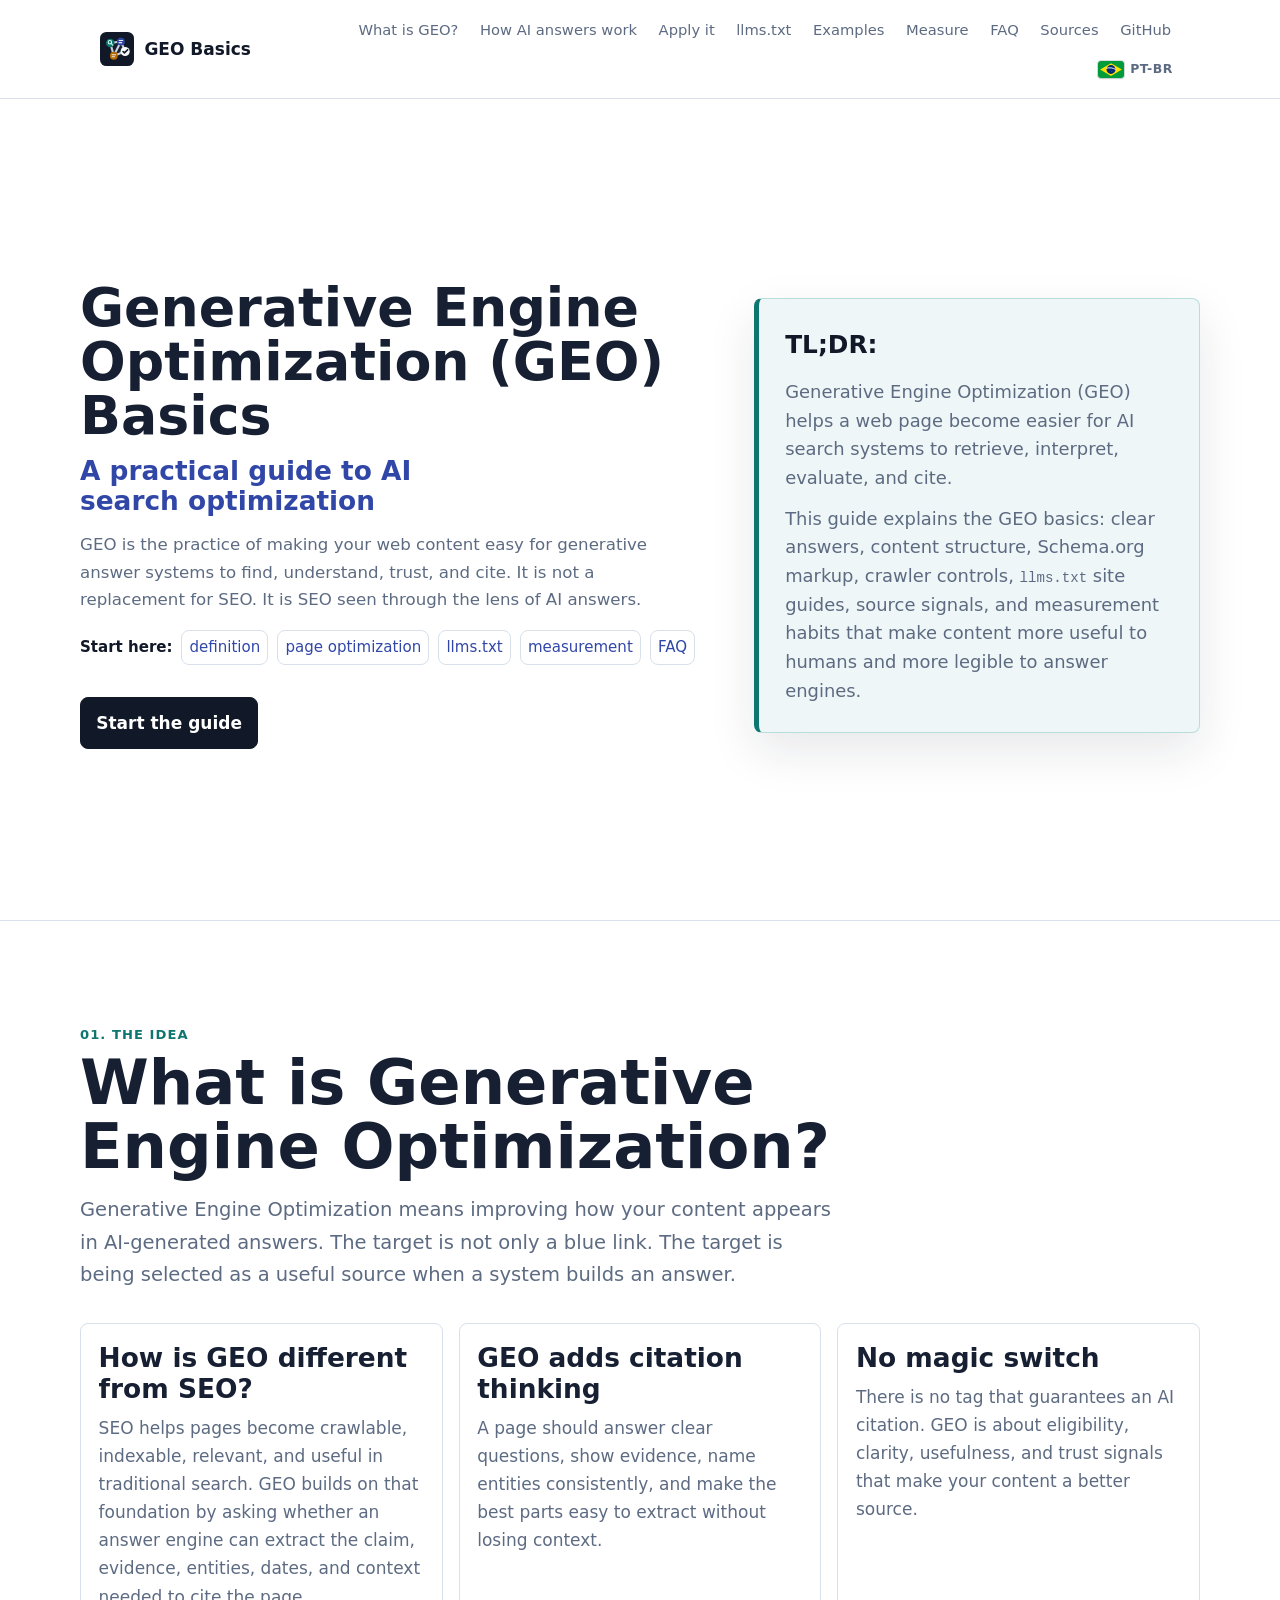
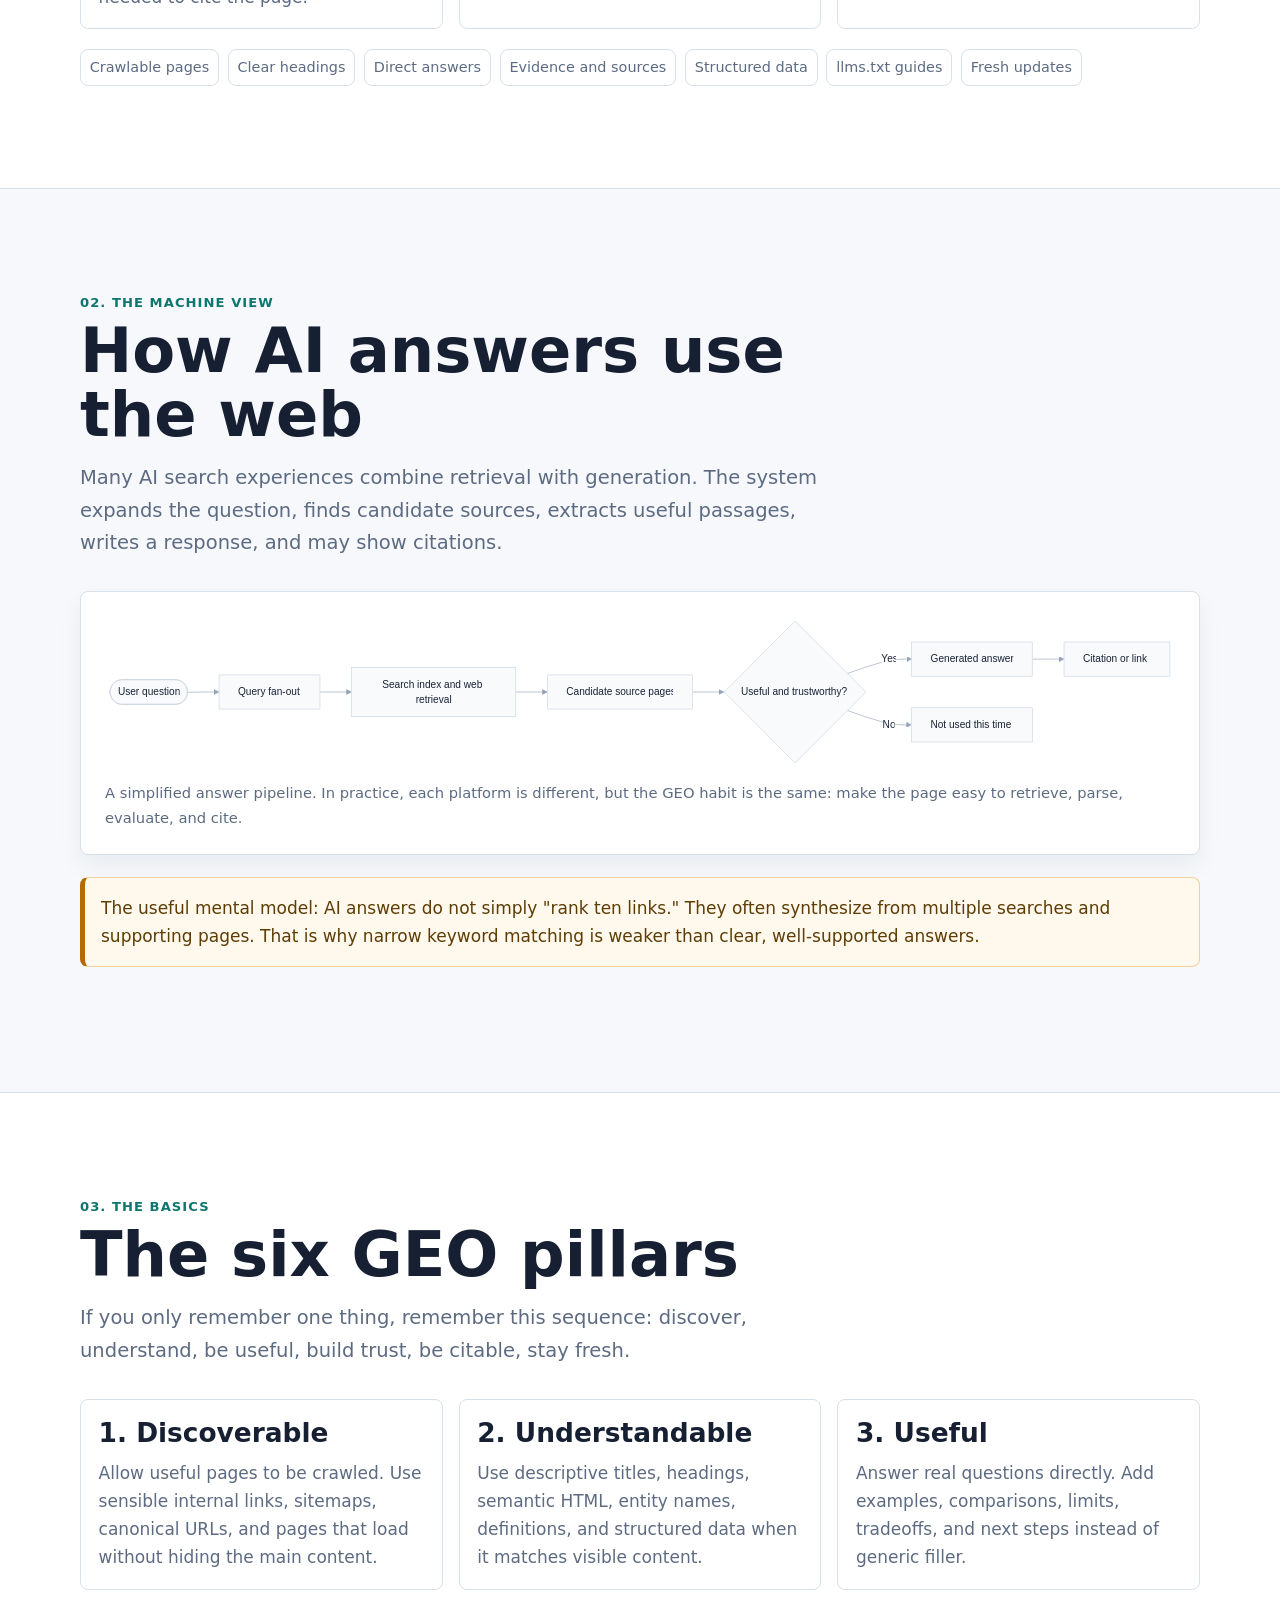
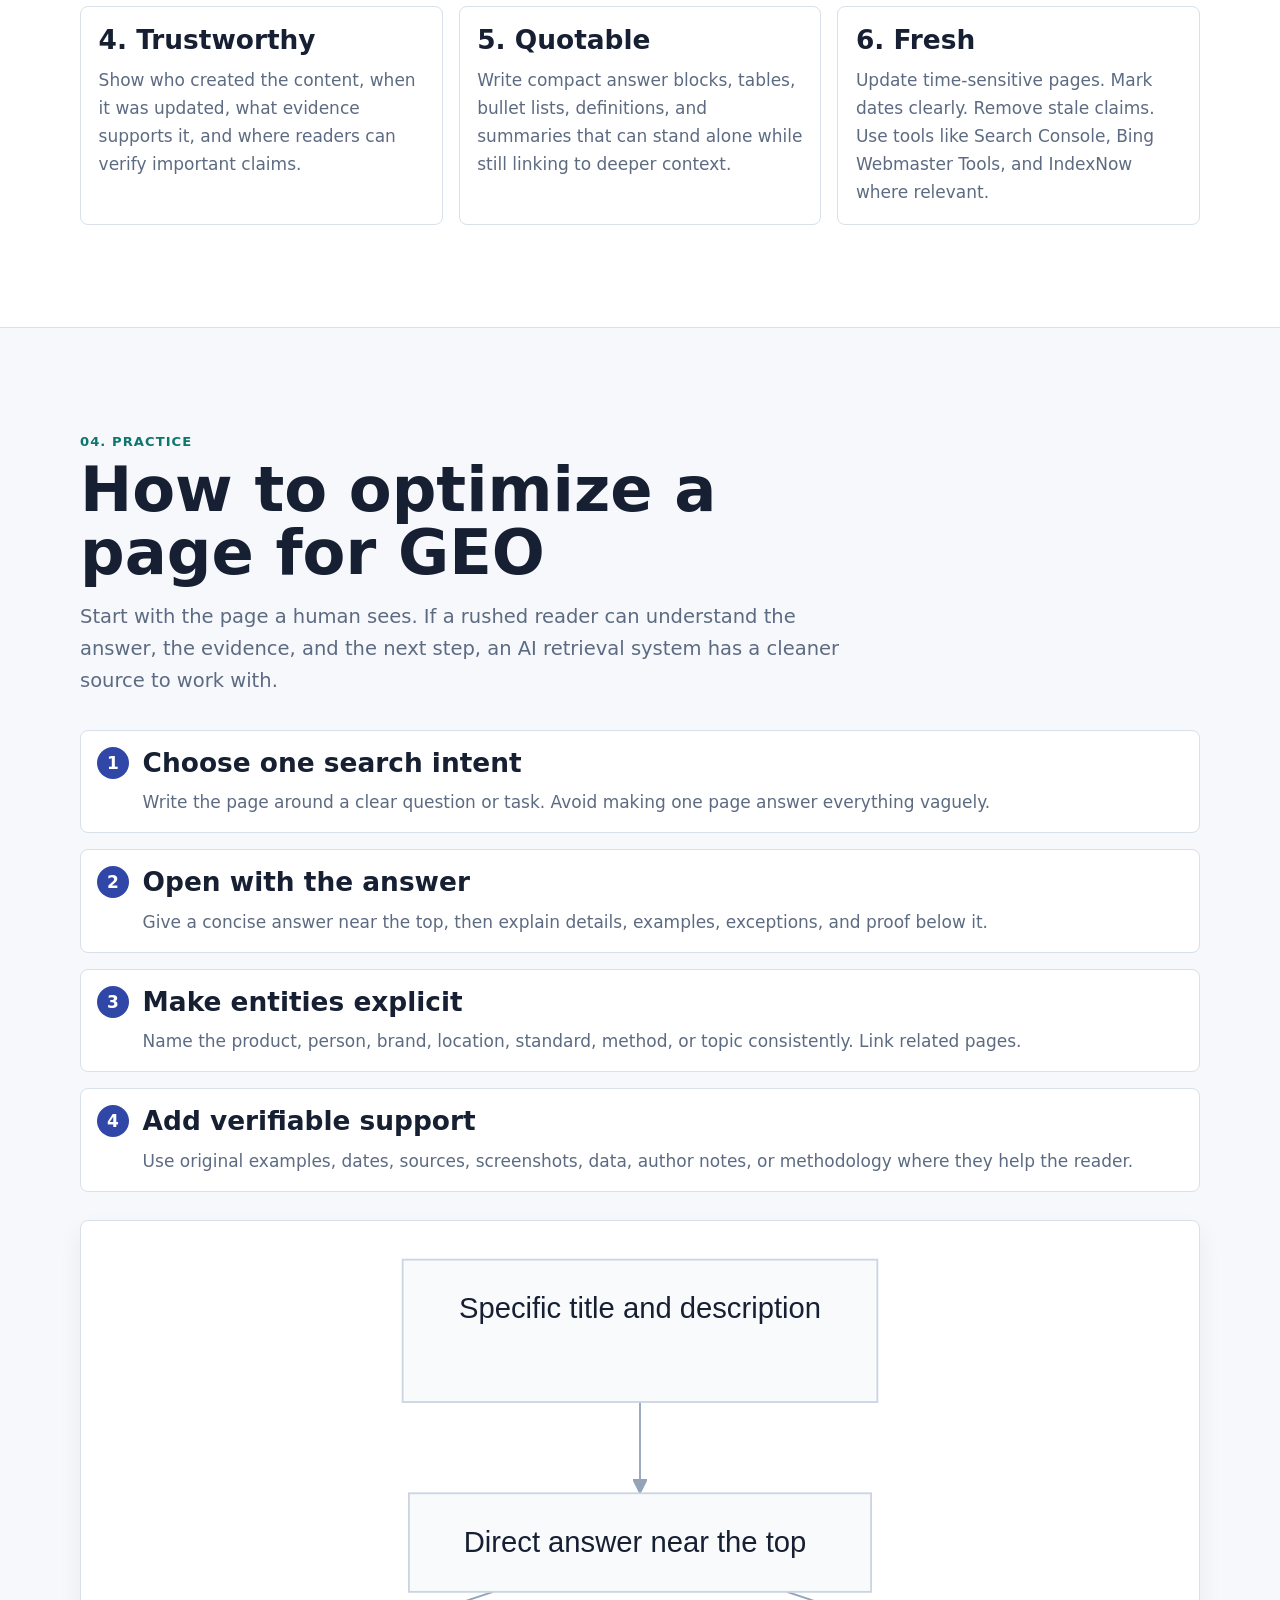
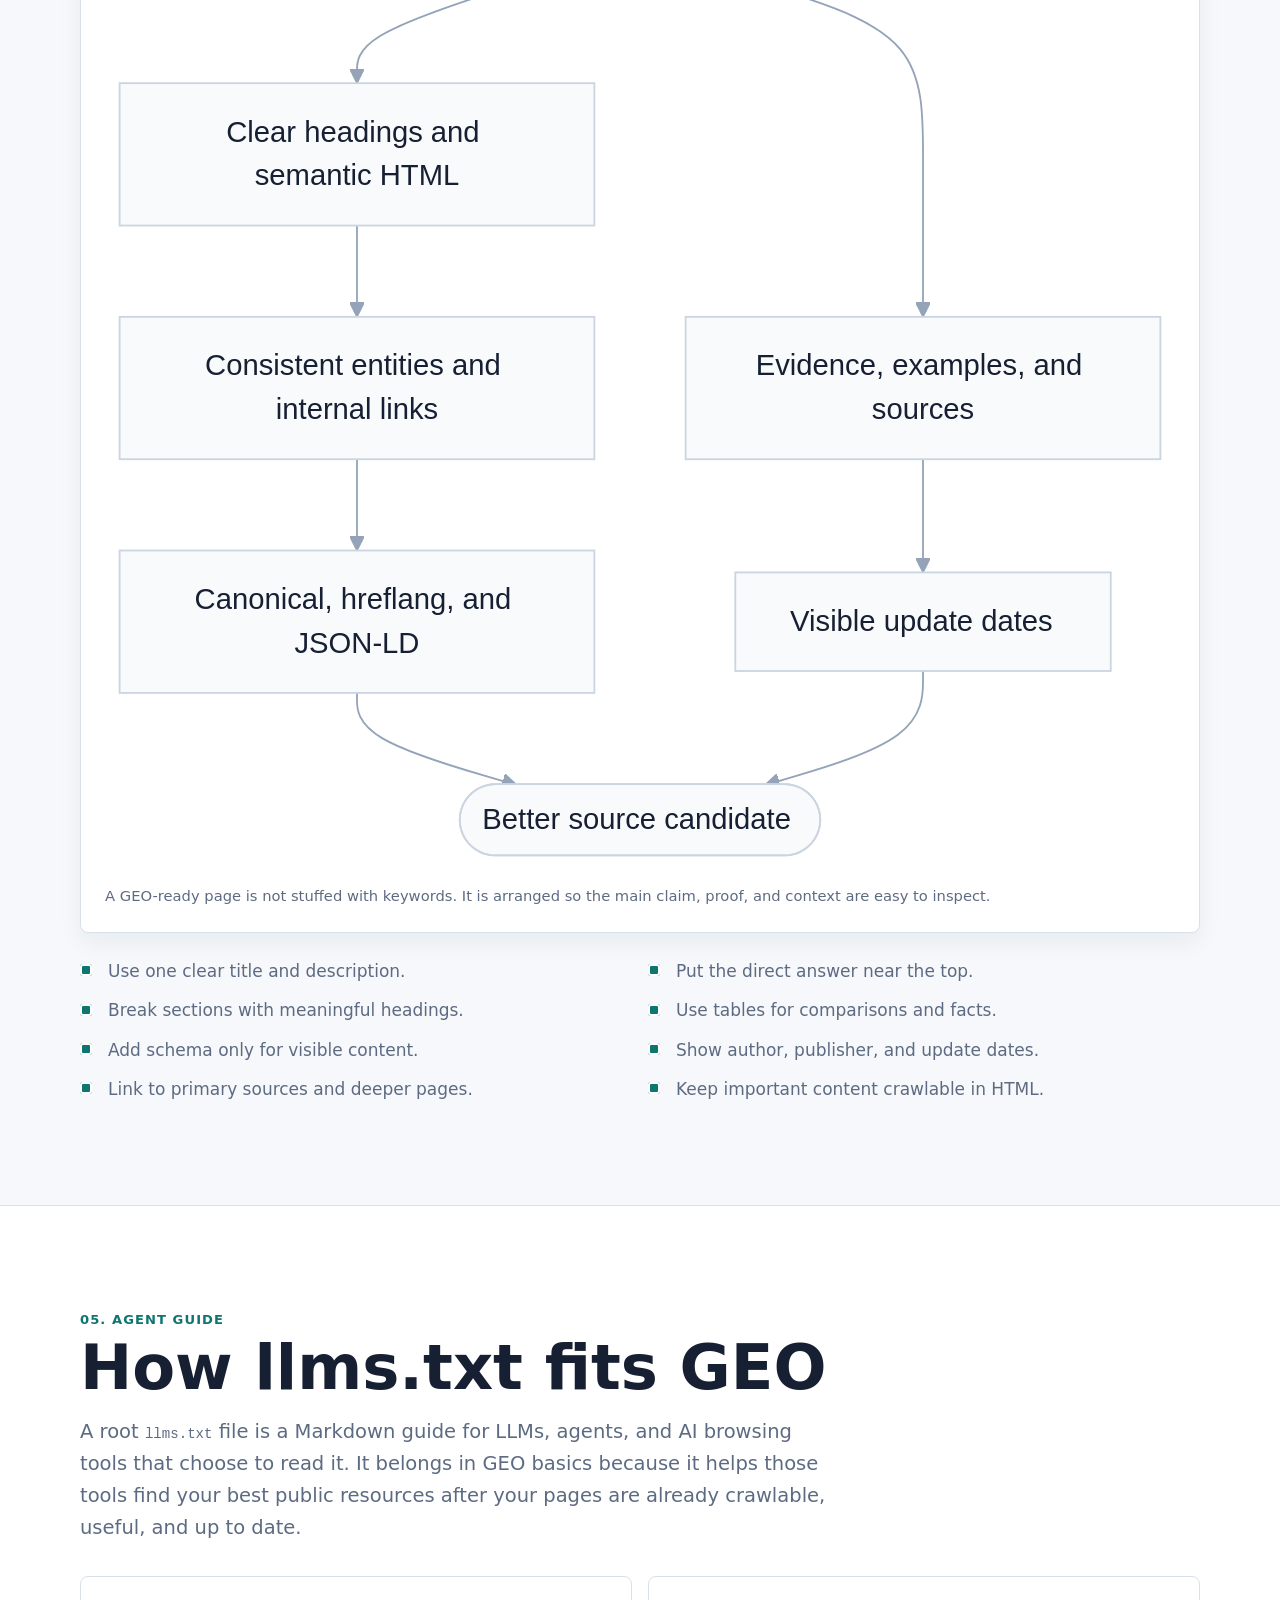
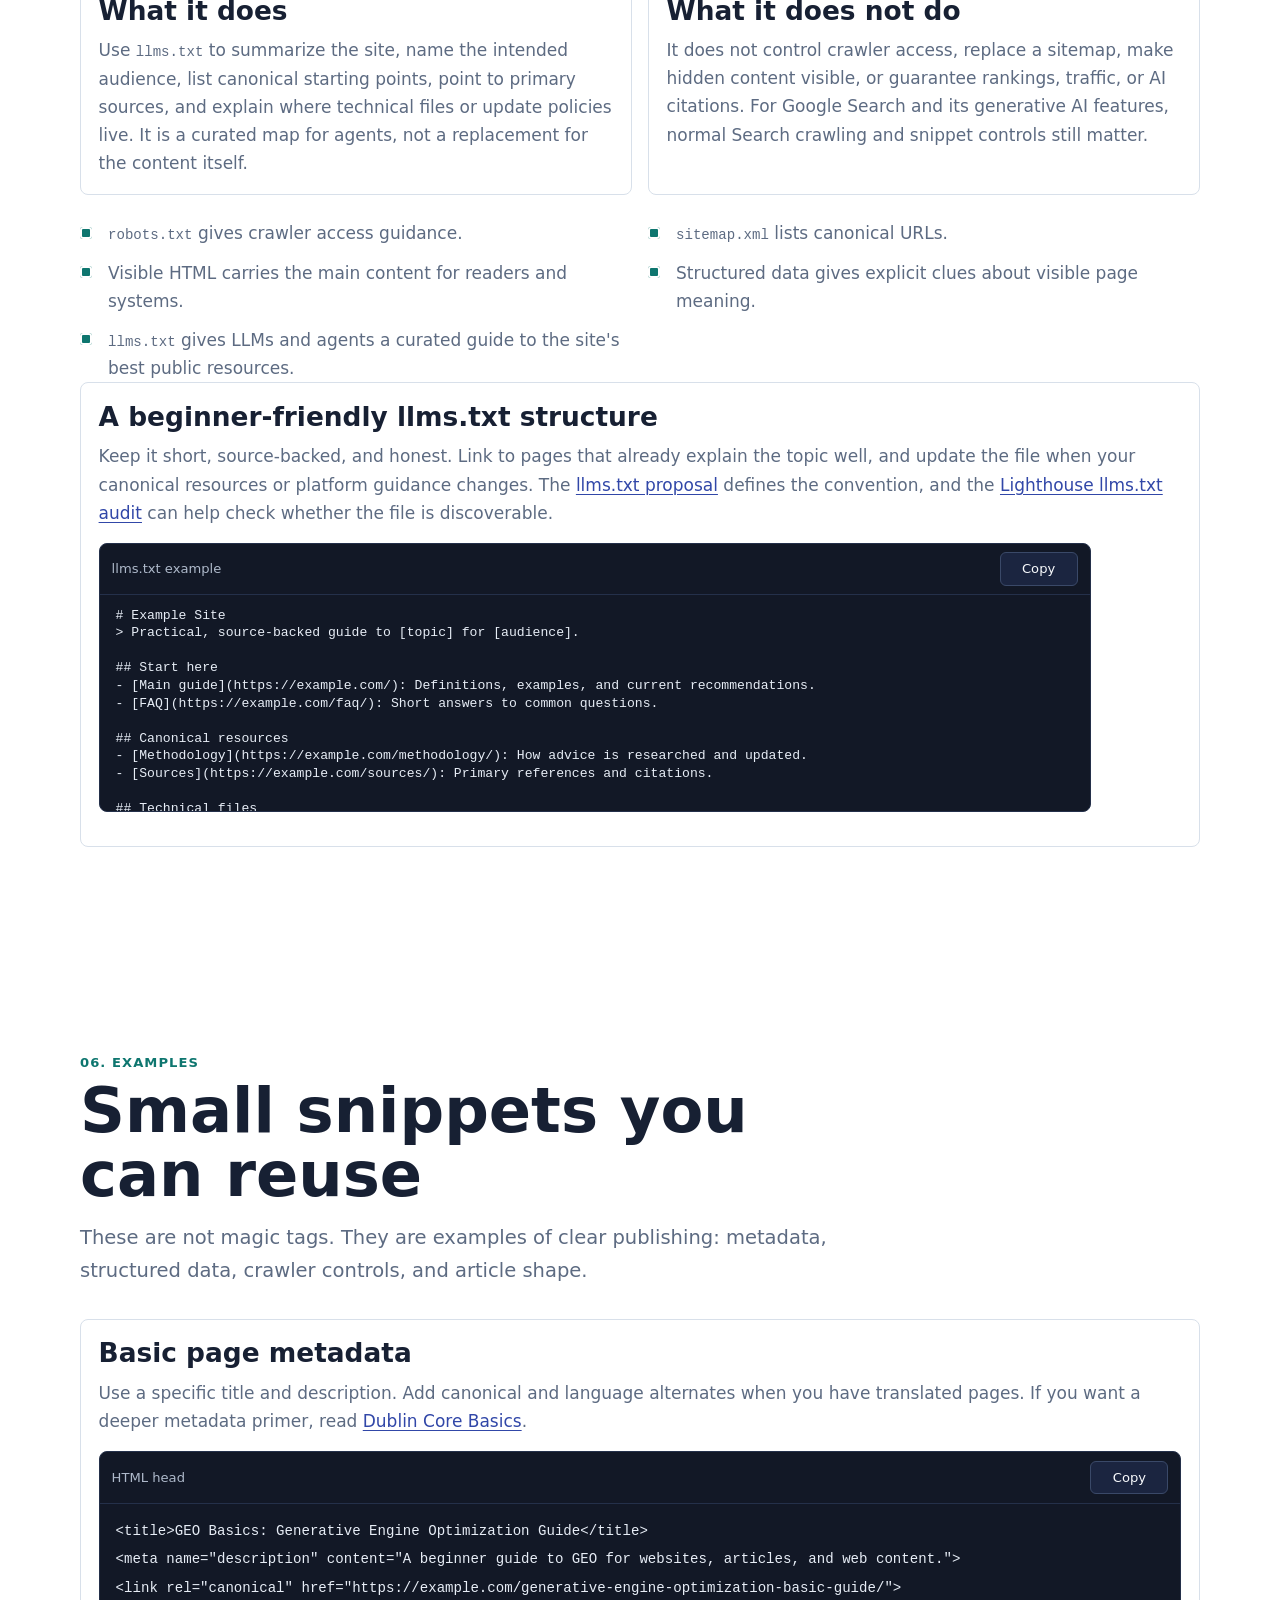
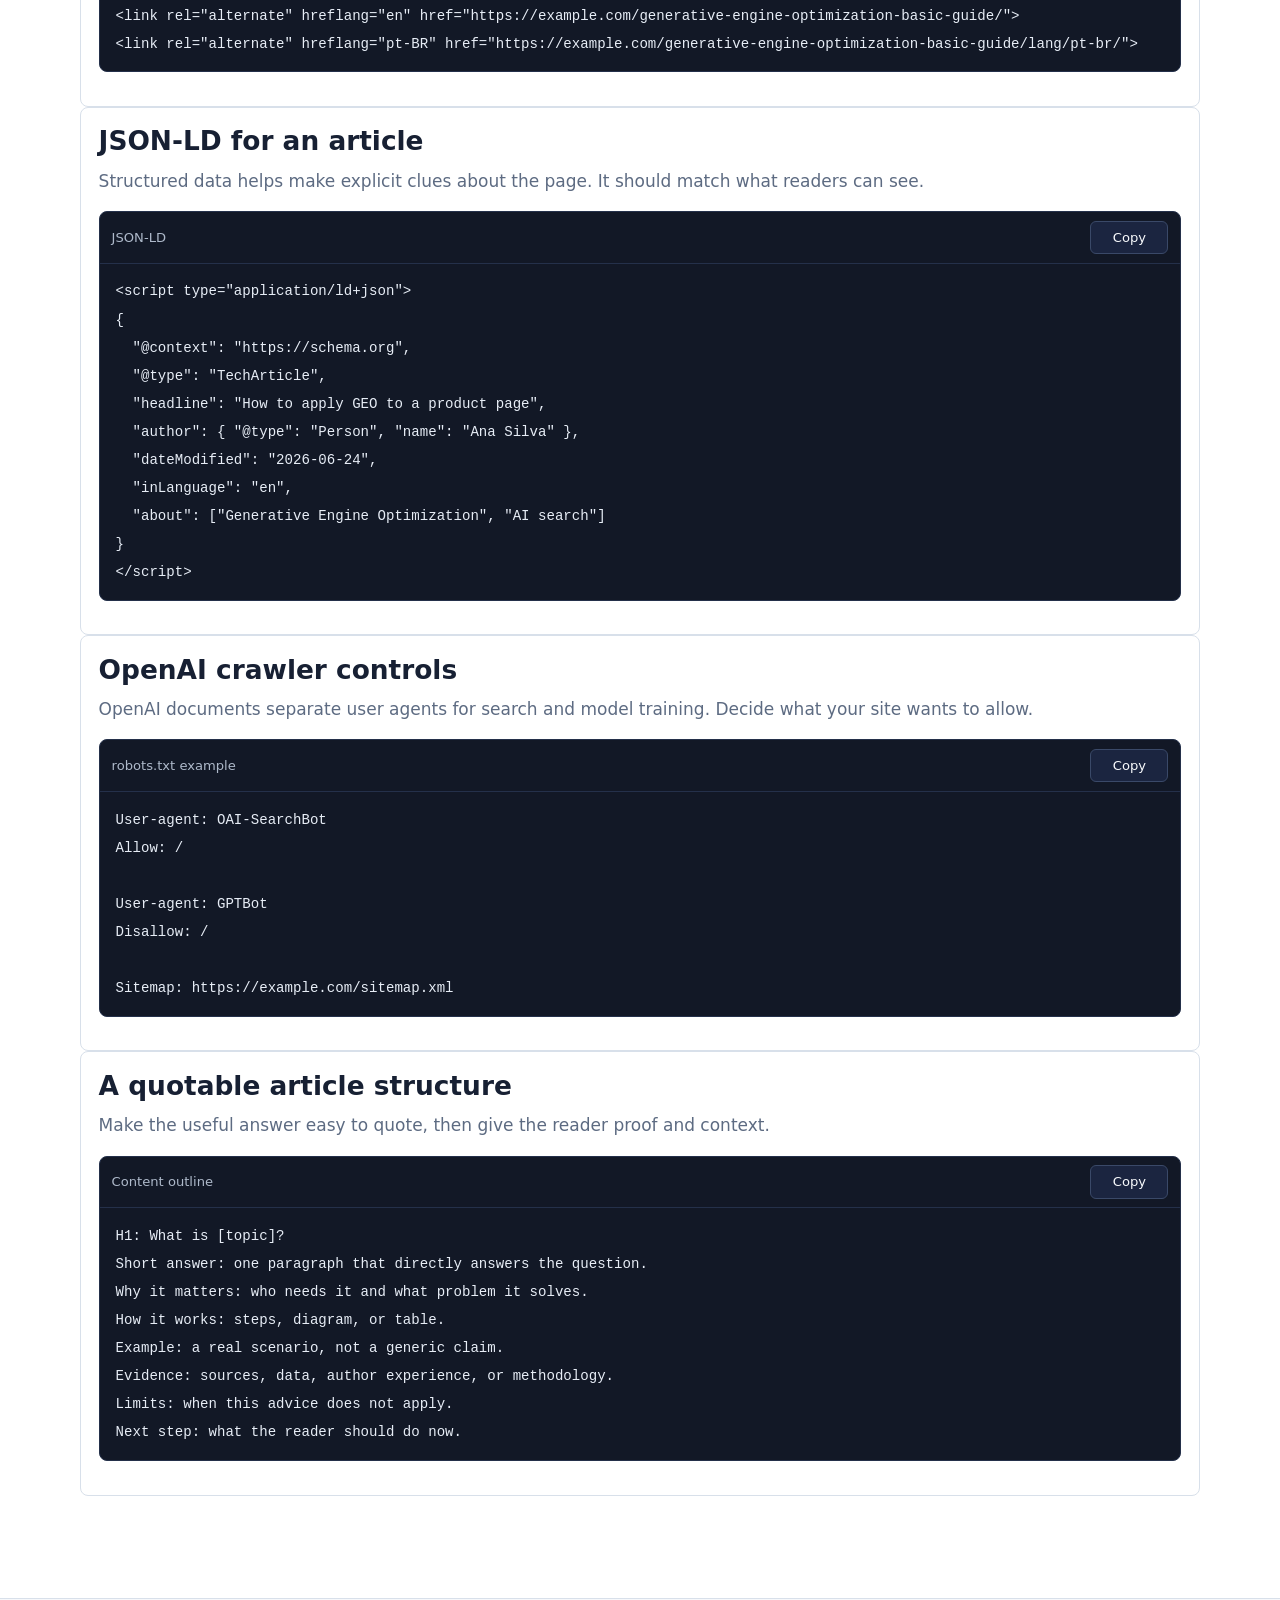
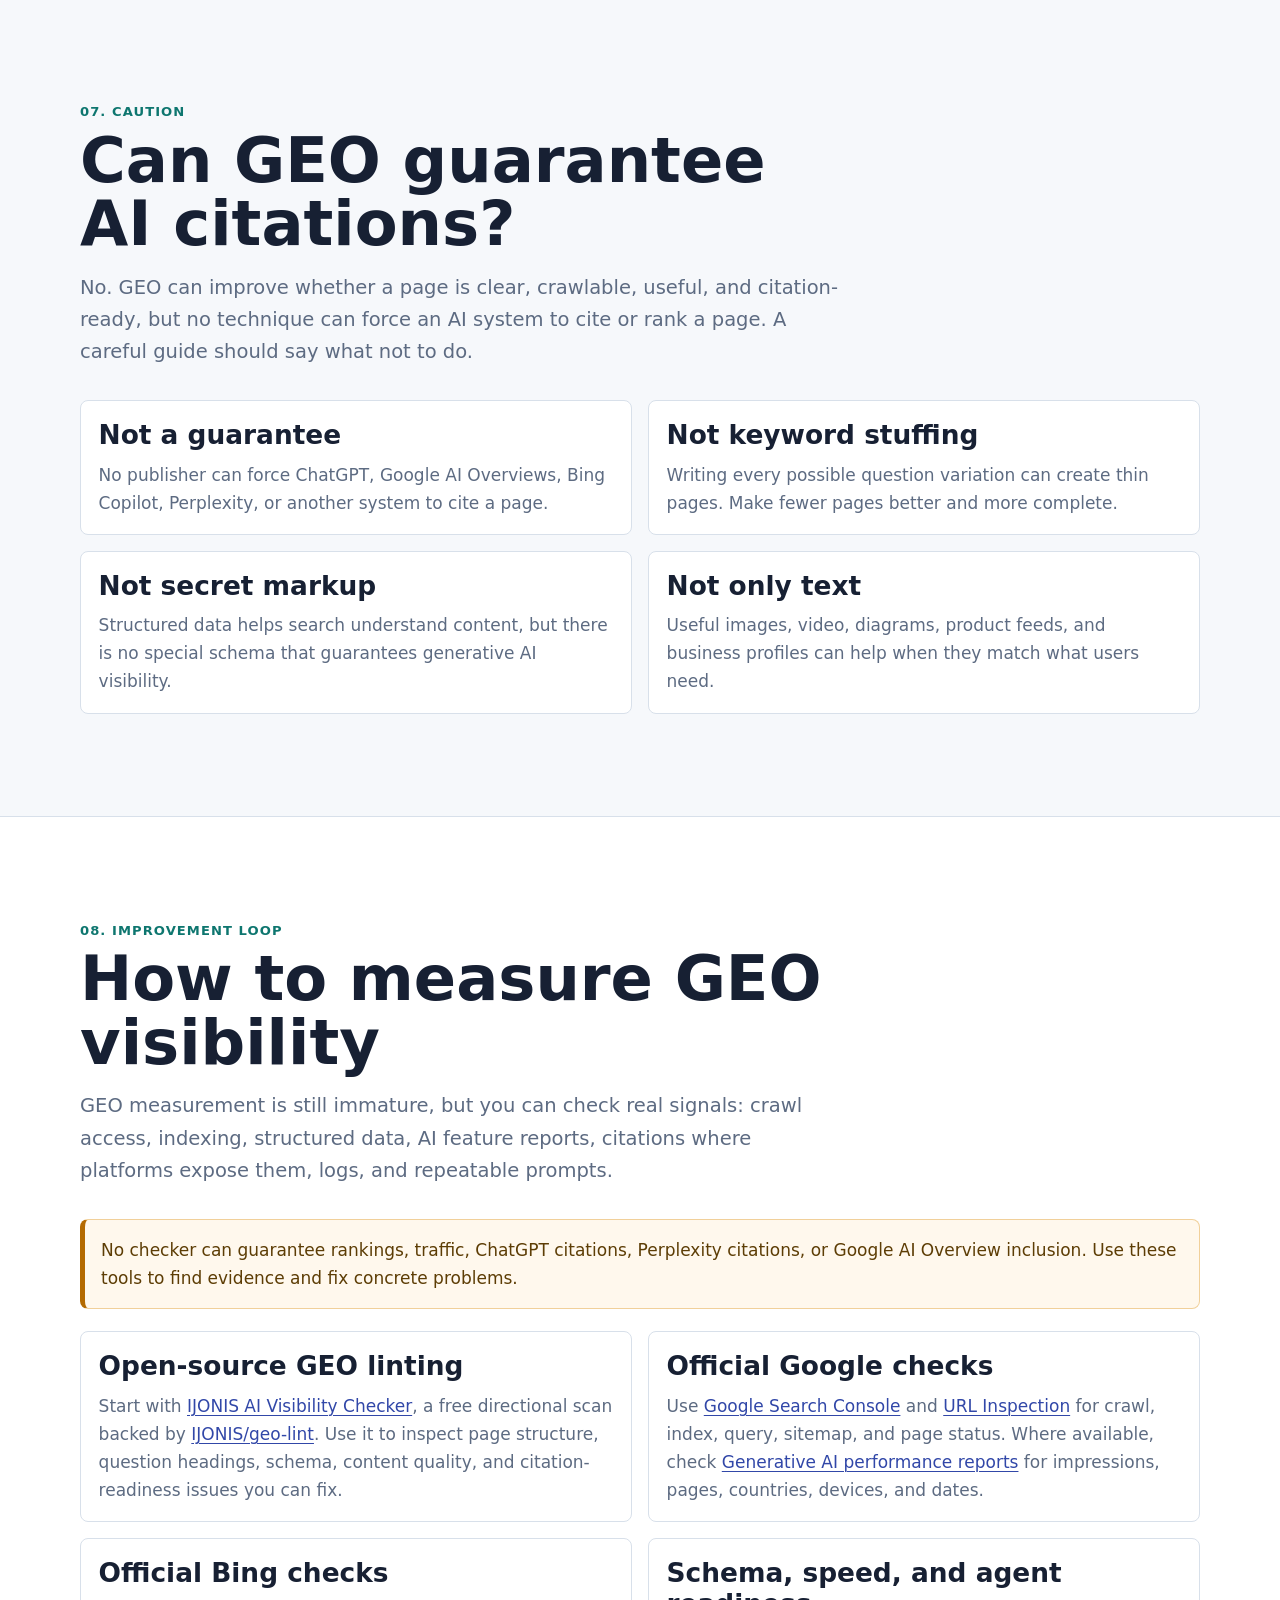
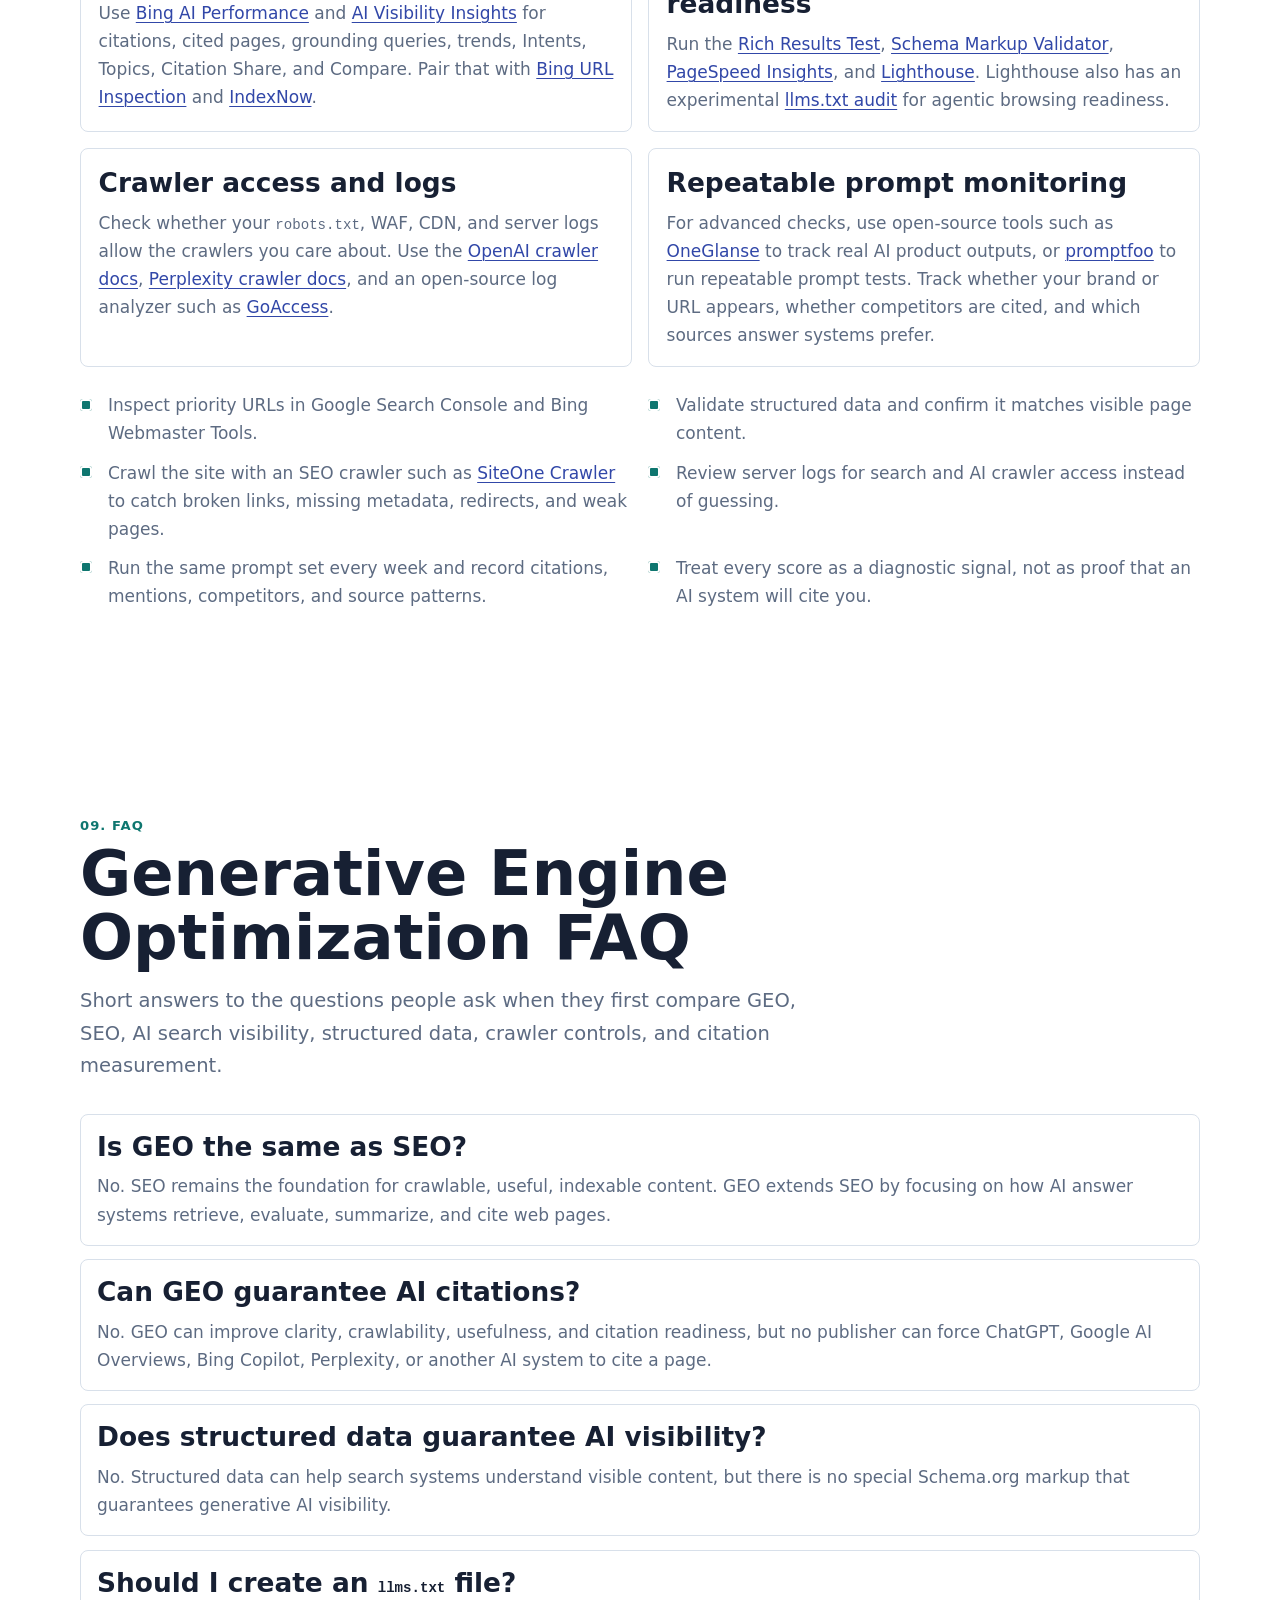
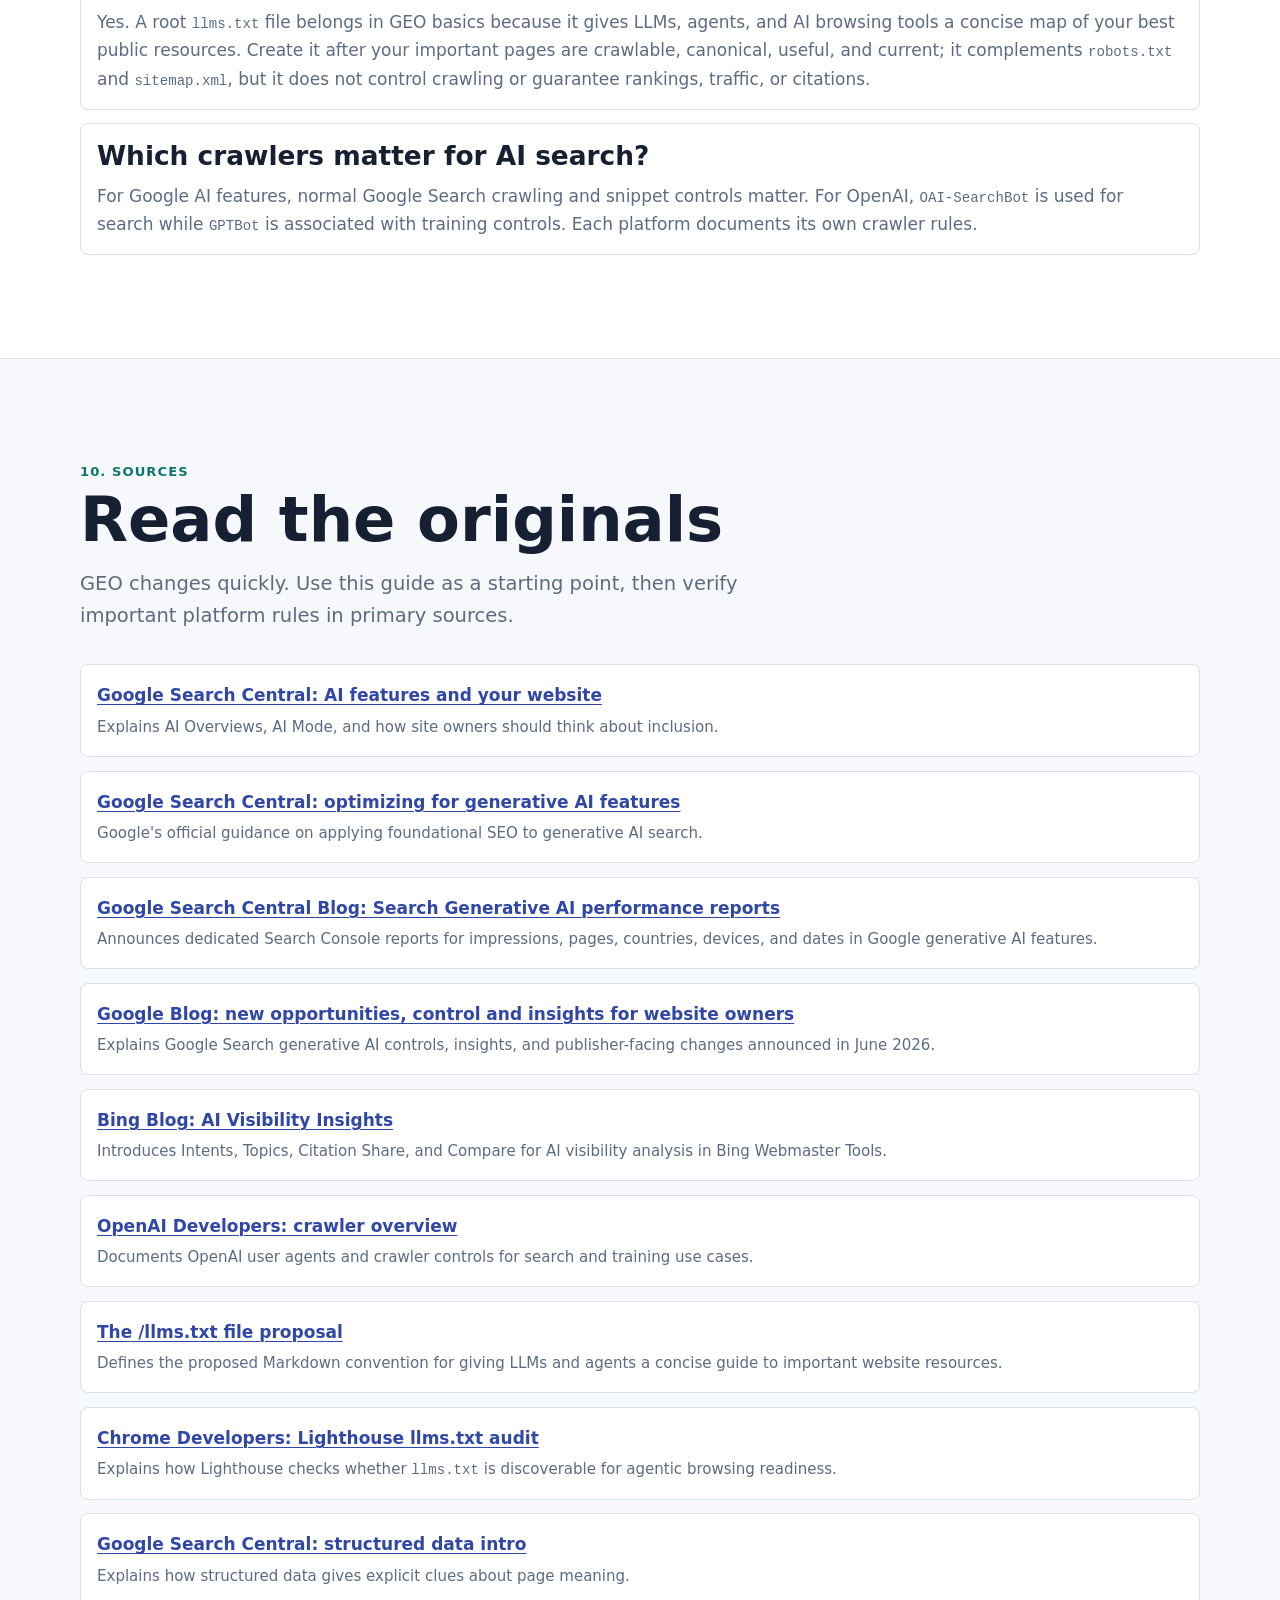
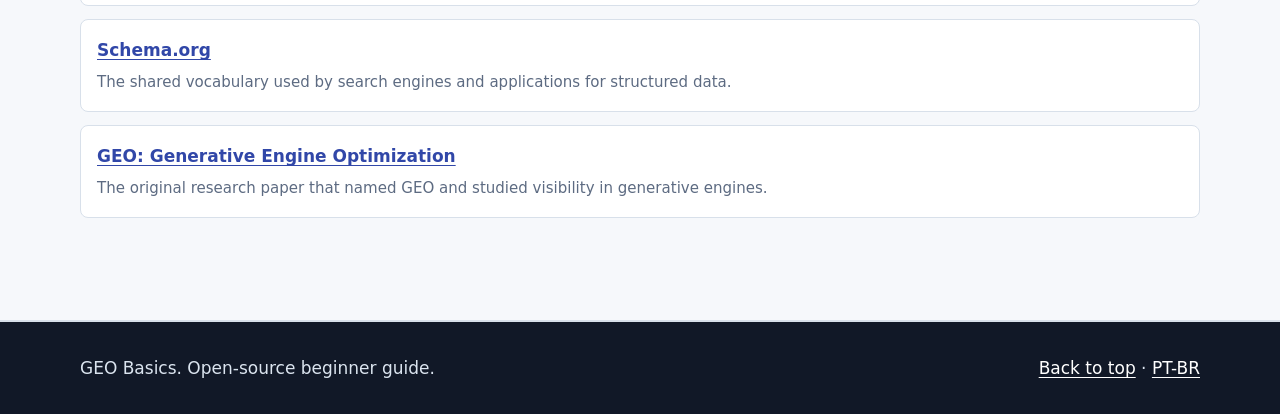
<file: index.html>
<!doctype html>
<html lang="en">
  <head>
    <meta charset="utf-8">
    <meta name="viewport" content="width=device-width, initial-scale=1">
    <title>GEO Basics: Generative Engine Optimization Guide for AI Search</title>
    <meta name="description" content="Beginner guide to GEO, AI search visibility, citation-ready content, structured data, crawler controls, and measurement.">
    <meta name="keywords" content="GEO, Generative Engine Optimization, generative engine optimization guide, AI search optimization, GEO guide, AI search visibility, AI citations, SEO, AI Overviews, ChatGPT Search, Bing Copilot, structured data">
    <meta name="author" content="Fernando Paladini">
    <meta name="robots" content="index, follow">
    <link rel="canonical" href="https://paladini.github.io/generative-engine-optimization-basic-guide/">
    <link rel="alternate" hreflang="en" href="https://paladini.github.io/generative-engine-optimization-basic-guide/">
    <link rel="alternate" hreflang="pt-BR" href="https://paladini.github.io/generative-engine-optimization-basic-guide/lang/pt-br/">
    <link rel="alternate" hreflang="x-default" href="https://paladini.github.io/generative-engine-optimization-basic-guide/">
    <link rel="icon" href="assets/images/geo-mark.svg" type="image/svg+xml">
    <link rel="stylesheet" href="assets/css/site.css?v=20260626a">

    <meta name="DC.Title" content="GEO Basics: Generative Engine Optimization Guide for AI Search">
    <meta name="DC.Creator" content="Fernando Paladini">
    <meta name="DC.Subject" content="Generative Engine Optimization">
    <meta name="DC.Description" content="Beginner guide to GEO, AI search visibility, citation-ready content, structured data, crawler controls, and measurement.">
    <meta name="DC.Publisher" content="Fernando Paladini">
    <meta name="DC.Date" content="2026-06-26">
    <meta name="DC.Type" content="Text">
    <meta name="DC.Format" content="text/html">
    <meta name="DC.Identifier" content="https://paladini.github.io/generative-engine-optimization-basic-guide/">
    <meta name="DC.Language" content="en">
    <meta name="DC.Rights" content="MIT License">

    <meta property="og:title" content="GEO Basics: Generative Engine Optimization Guide for AI Search">
    <meta property="og:description" content="A source-backed beginner guide to GEO, AI search optimization, citation-ready content, structured data, crawlers, and measurement.">
    <meta property="og:type" content="article">
    <meta property="og:url" content="https://paladini.github.io/generative-engine-optimization-basic-guide/">
    <meta property="og:image" content="https://paladini.github.io/generative-engine-optimization-basic-guide/assets/images/geo-basics-social.png">
    <meta name="twitter:card" content="summary_large_image">
    <meta name="twitter:title" content="GEO Basics: Generative Engine Optimization Guide for AI Search">
    <meta name="twitter:description" content="A source-backed beginner guide to GEO, AI search optimization, citation-ready content, structured data, crawlers, and measurement.">
    <meta name="twitter:image" content="https://paladini.github.io/generative-engine-optimization-basic-guide/assets/images/geo-basics-social.png">

    <script type="application/ld+json">
      {
        "@context": "https://schema.org",
        "@graph": [
          {
            "@type": "TechArticle",
            "@id": "https://paladini.github.io/generative-engine-optimization-basic-guide/#article",
            "headline": "GEO Basics: Generative Engine Optimization Guide for AI Search",
            "description": "Beginner guide to GEO, AI search visibility, citation-ready content, structured data, crawler controls, and measurement.",
            "author": {
              "@type": "Person",
              "name": "Fernando Paladini"
            },
            "publisher": {
              "@type": "Organization",
              "name": "GEO Basics",
              "url": "https://paladini.github.io/generative-engine-optimization-basic-guide/",
              "logo": {
                "@type": "ImageObject",
                "url": "https://paladini.github.io/generative-engine-optimization-basic-guide/assets/images/geo-mark.svg"
              }
            },
            "datePublished": "2026-06-24",
            "dateModified": "2026-06-26",
            "inLanguage": "en",
            "mainEntityOfPage": "https://paladini.github.io/generative-engine-optimization-basic-guide/",
            "url": "https://paladini.github.io/generative-engine-optimization-basic-guide/",
            "image": "https://paladini.github.io/generative-engine-optimization-basic-guide/assets/images/geo-basics-social.png",
            "keywords": [
              "Generative Engine Optimization",
              "GEO basics",
              "GEO guide",
              "AI search optimization",
              "AI search visibility",
              "citation-ready content",
              "structured data",
              "crawler controls"
            ],
            "about": [
              "Generative Engine Optimization",
              "AI search",
              "Search engine optimization"
            ],
            "mentions": [
              "Google AI Overviews",
              "Google AI Mode",
              "ChatGPT Search",
              "Bing Copilot",
              "Bing AI Performance",
              "Schema.org",
              "OAI-SearchBot",
              "GPTBot",
              "llms.txt"
            ],
            "isAccessibleForFree": true,
            "license": "https://opensource.org/license/mit"
          },
          {
            "@type": "FAQPage",
            "@id": "https://paladini.github.io/generative-engine-optimization-basic-guide/#faq",
            "inLanguage": "en",
            "mainEntity": [
              {
                "@type": "Question",
                "name": "Is GEO the same as SEO?",
                "acceptedAnswer": {
                  "@type": "Answer",
                  "text": "No. SEO remains the foundation for crawlable, useful, indexable content. GEO extends SEO by focusing on how AI answer systems retrieve, evaluate, summarize, and cite web pages."
                }
              },
              {
                "@type": "Question",
                "name": "Can GEO guarantee AI citations?",
                "acceptedAnswer": {
                  "@type": "Answer",
                  "text": "No. GEO can improve clarity, crawlability, usefulness, and citation readiness, but no publisher can force ChatGPT, Google AI Overviews, Bing Copilot, Perplexity, or another AI system to cite a page."
                }
              },
              {
                "@type": "Question",
                "name": "Does structured data guarantee AI visibility?",
                "acceptedAnswer": {
                  "@type": "Answer",
                  "text": "No. Structured data can help search systems understand visible content, but there is no special Schema.org markup that guarantees generative AI visibility."
                }
              },
              {
                "@type": "Question",
                "name": "Should I create an llms.txt file?",
                "acceptedAnswer": {
                  "@type": "Answer",
                  "text": "Yes. A root llms.txt file belongs in GEO basics because it gives LLMs, agents, and AI browsing tools a concise map of your best public resources. Create it after your important pages are crawlable, canonical, useful, and current; it complements robots.txt and sitemap.xml, but it does not control crawling or guarantee rankings, traffic, or citations."
                }
              },
              {
                "@type": "Question",
                "name": "Which crawlers matter for AI search?",
                "acceptedAnswer": {
                  "@type": "Answer",
                  "text": "For Google AI features, normal Google Search crawling and snippet controls matter. For OpenAI, OAI-SearchBot is used for search while GPTBot is associated with training controls. Each platform documents its own crawler rules."
                }
              }
            ]
          }
        ]
      }
    </script>
  </head>
  <body>
    <a class="skip-link" href="#main">Skip to content</a>
    <div class="progress" aria-hidden="true"><span class="progress__bar" data-progress></span></div>

    <header class="topbar">
      <div class="topbar__inner">
        <a class="brand" href="#top" aria-label="GEO Basics home">
          <img class="brand__mark" src="assets/images/geo-mark.svg" alt="">
          <span>GEO Basics</span>
        </a>
        <nav class="topbar__links" data-section-nav aria-label="Guide sections">
          <a href="#what">What is GEO?</a>
          <a href="#systems">How AI answers work</a>
          <a href="#apply">Apply it</a>
          <a href="#llms">llms.txt</a>
          <a href="#examples">Examples</a>
          <a href="#measure">Measure</a>
          <a href="#faq">FAQ</a>
          <a href="#sources">Sources</a>
          <a href="https://github.com/paladini/generative-engine-optimization-basic-guide" target="_blank" rel="noopener">GitHub</a>
          <a class="language-switch" href="lang/pt-br/index.html" hreflang="pt-BR" lang="pt-BR" aria-label="Ler em Português do Brasil" title="Ler em Português do Brasil">
            <img class="flag-icon" src="assets/images/flag-br.svg" alt="" width="36" height="24" loading="lazy">
            <span class="language-switch__label" aria-hidden="true">PT-BR</span>
            <span class="sr-only">Ler em Português</span>
          </a>
        </nav>
      </div>
    </header>

    <section class="hero" id="top">
      <div class="hero__inner">
        <div>
          <h1>Generative Engine Optimization (GEO) Basics</h1>
          <p class="hero__subtitle">A practical guide to AI search optimization</p>
          <p class="hero__text">
            GEO is the practice of making your web content easy for generative answer systems to find,
            understand, trust, and cite. It is not a replacement for SEO. It is SEO seen through the
            lens of AI answers.
          </p>
          <nav class="reading-path" aria-label="Recommended reading path">
            <span>Start here:</span>
            <a href="#what">definition</a>
            <a href="#apply">page optimization</a>
            <a href="#llms">llms.txt</a>
            <a href="#measure">measurement</a>
            <a href="#faq">FAQ</a>
          </nav>
          <div class="hero__actions">
            <a class="button button--primary" href="#what">Start the guide</a>
          </div>
        </div>

        <div class="hero__visual hero__answer-card" aria-label="TL;DR">
          <strong>TL;DR:</strong>
          <p>
            Generative Engine Optimization (GEO) helps a web page become easier for AI search systems
            to retrieve, interpret, evaluate, and cite.
          </p>
          <p>
            This guide explains the GEO basics: clear answers, content structure, Schema.org markup, crawler
            controls, <code>llms.txt</code> site guides, source signals, and measurement habits that make content
            more useful to humans and more legible to answer engines.
          </p>
        </div>
      </div>
    </section>

    <main id="main">
      <section class="section" id="what">
        <div class="section__inner">
          <div class="section__header">
            <span class="section__number">01. The idea</span>
            <h2>What is Generative Engine Optimization?</h2>
            <p class="lead">
              Generative Engine Optimization means improving how your content appears in AI-generated answers.
              The target is not only a blue link. The target is being selected as a useful source when a system
              builds an answer.
            </p>
          </div>

          <div class="grid grid--3">
            <article class="card">
              <h3>How is GEO different from SEO?</h3>
              <p>
                SEO helps pages become crawlable, indexable, relevant, and useful in traditional search. GEO
                builds on that foundation by asking whether an answer engine can extract the claim, evidence,
                entities, dates, and context needed to cite the page.
              </p>
            </article>
            <article class="card">
              <h3>GEO adds citation thinking</h3>
              <p>
                A page should answer clear questions, show evidence, name entities consistently, and make the
                best parts easy to extract without losing context.
              </p>
            </article>
            <article class="card">
              <h3>No magic switch</h3>
              <p>
                There is no tag that guarantees an AI citation. GEO is about eligibility, clarity, usefulness,
                and trust signals that make your content a better source.
              </p>
            </article>
          </div>

          <ul class="pill-list" aria-label="GEO basics">
            <li>Crawlable pages</li>
            <li>Clear headings</li>
            <li>Direct answers</li>
            <li>Evidence and sources</li>
            <li>Structured data</li>
            <li>llms.txt guides</li>
            <li>Fresh updates</li>
          </ul>
        </div>
      </section>

      <section class="section section--soft" id="systems">
        <div class="section__inner">
          <div class="section__header">
            <span class="section__number">02. The machine view</span>
            <h2>How AI answers use the web</h2>
            <p class="lead">
              Many AI search experiences combine retrieval with generation. The system expands the question,
              finds candidate sources, extracts useful passages, writes a response, and may show citations.
            </p>
          </div>

          <figure class="diagram">
            <img src="assets/diagrams/geo-answer-pipeline.svg" alt="Flow from user question to query fan-out, retrieval, source evaluation, synthesis, and citation.">
            <figcaption class="caption">
              A simplified answer pipeline. In practice, each platform is different, but the GEO habit is the same:
              make the page easy to retrieve, parse, evaluate, and cite.
            </figcaption>
          </figure>

          <div class="callout">
            <p>
              The useful mental model: AI answers do not simply "rank ten links." They often synthesize from
              multiple searches and supporting pages. That is why narrow keyword matching is weaker than clear,
              well-supported answers.
            </p>
          </div>
        </div>
      </section>

      <section class="section" id="pillars">
        <div class="section__inner">
          <div class="section__header">
            <span class="section__number">03. The basics</span>
            <h2>The six GEO pillars</h2>
            <p class="lead">
              If you only remember one thing, remember this sequence: discover, understand, be useful,
              build trust, be citable, stay fresh.
            </p>
          </div>

          <div class="grid grid--3">
            <article class="card">
              <h3>1. Discoverable</h3>
              <p>Allow useful pages to be crawled. Use sensible internal links, sitemaps, canonical URLs, and pages that load without hiding the main content.</p>
            </article>
            <article class="card">
              <h3>2. Understandable</h3>
              <p>Use descriptive titles, headings, semantic HTML, entity names, definitions, and structured data when it matches visible content.</p>
            </article>
            <article class="card">
              <h3>3. Useful</h3>
              <p>Answer real questions directly. Add examples, comparisons, limits, tradeoffs, and next steps instead of generic filler.</p>
            </article>
            <article class="card">
              <h3>4. Trustworthy</h3>
              <p>Show who created the content, when it was updated, what evidence supports it, and where readers can verify important claims.</p>
            </article>
            <article class="card">
              <h3>5. Quotable</h3>
              <p>Write compact answer blocks, tables, bullet lists, definitions, and summaries that can stand alone while still linking to deeper context.</p>
            </article>
            <article class="card">
              <h3>6. Fresh</h3>
              <p>Update time-sensitive pages. Mark dates clearly. Remove stale claims. Use tools like Search Console, Bing Webmaster Tools, and IndexNow where relevant.</p>
            </article>
          </div>
        </div>
      </section>

      <section class="section section--soft" id="apply">
        <div class="section__inner">
          <div class="section__header">
            <span class="section__number">04. Practice</span>
            <h2>How to optimize a page for GEO</h2>
            <p class="lead">
              Start with the page a human sees. If a rushed reader can understand the answer, the evidence,
              and the next step, an AI retrieval system has a cleaner source to work with.
            </p>
          </div>

          <div class="steps">
            <article class="step">
              <div>
                <h3>Choose one search intent</h3>
                <p>Write the page around a clear question or task. Avoid making one page answer everything vaguely.</p>
              </div>
            </article>
            <article class="step">
              <div>
                <h3>Open with the answer</h3>
                <p>Give a concise answer near the top, then explain details, examples, exceptions, and proof below it.</p>
              </div>
            </article>
            <article class="step">
              <div>
                <h3>Make entities explicit</h3>
                <p>Name the product, person, brand, location, standard, method, or topic consistently. Link related pages.</p>
              </div>
            </article>
            <article class="step">
              <div>
                <h3>Add verifiable support</h3>
                <p>Use original examples, dates, sources, screenshots, data, author notes, or methodology where they help the reader.</p>
              </div>
            </article>
          </div>

          <figure class="diagram">
            <img src="assets/diagrams/geo-page-anatomy.svg" alt="Anatomy of a GEO-ready page with answer, evidence, structure, metadata, and measurement.">
            <figcaption class="caption">
              A GEO-ready page is not stuffed with keywords. It is arranged so the main claim, proof, and context are easy to inspect.
            </figcaption>
          </figure>

          <ul class="checklist" aria-label="GEO page checklist">
            <li>Use one clear title and description.</li>
            <li>Put the direct answer near the top.</li>
            <li>Break sections with meaningful headings.</li>
            <li>Use tables for comparisons and facts.</li>
            <li>Add schema only for visible content.</li>
            <li>Show author, publisher, and update dates.</li>
            <li>Link to primary sources and deeper pages.</li>
            <li>Keep important content crawlable in HTML.</li>
          </ul>
        </div>
      </section>

      <section class="section" id="llms">
        <div class="section__inner">
          <div class="section__header">
            <span class="section__number">05. Agent guide</span>
            <h2>How llms.txt fits GEO</h2>
            <p class="lead">
              A root <code>llms.txt</code> file is a Markdown guide for LLMs, agents, and AI browsing tools
              that choose to read it. It belongs in GEO basics because it helps those tools find your best
              public resources after your pages are already crawlable, useful, and up to date.
            </p>
          </div>

          <div class="grid grid--2">
            <article class="card">
              <h3>What it does</h3>
              <p>
                Use <code>llms.txt</code> to summarize the site, name the intended audience, list canonical
                starting points, point to primary sources, and explain where technical files or update policies live.
                It is a curated map for agents, not a replacement for the content itself.
              </p>
            </article>
            <article class="card">
              <h3>What it does not do</h3>
              <p>
                It does not control crawler access, replace a sitemap, make hidden content visible, or guarantee
                rankings, traffic, or AI citations. For Google Search and its generative AI features, normal Search
                crawling and snippet controls still matter.
              </p>
            </article>
          </div>

          <ul class="checklist" aria-label="How llms.txt relates to other GEO files">
            <li><code>robots.txt</code> gives crawler access guidance.</li>
            <li><code>sitemap.xml</code> lists canonical URLs.</li>
            <li>Visible HTML carries the main content for readers and systems.</li>
            <li>Structured data gives explicit clues about visible page meaning.</li>
            <li><code>llms.txt</code> gives LLMs and agents a curated guide to the site's best public resources.</li>
          </ul>

          <article class="card">
            <h3>A beginner-friendly llms.txt structure</h3>
            <p>
              Keep it short, source-backed, and honest. Link to pages that already explain the topic well, and
              update the file when your canonical resources or platform guidance changes. The
              <a href="https://llmstxt.org/" target="_blank" rel="noopener">llms.txt proposal</a> defines the
              convention, and the
              <a href="https://developer.chrome.com/docs/lighthouse/agentic-browsing/llms-txt" target="_blank" rel="noopener">Lighthouse llms.txt audit</a>
              can help check whether the file is discoverable.
            </p>
            <div class="snippet snippet--compact">
              <div class="snippet__top">
                <span>llms.txt example</span>
                <button class="copy-button" data-copy="#snippet-llms" data-copied="Copied" data-failed="Select">Copy</button>
              </div>
              <pre><code id="snippet-llms"># Example Site
&gt; Practical, source-backed guide to [topic] for [audience].

## Start here
- [Main guide](https://example.com/): Definitions, examples, and current recommendations.
- [FAQ](https://example.com/faq/): Short answers to common questions.

## Canonical resources
- [Methodology](https://example.com/methodology/): How advice is researched and updated.
- [Sources](https://example.com/sources/): Primary references and citations.

## Technical files
- [Sitemap](https://example.com/sitemap.xml): Canonical URL list.
- [Robots](https://example.com/robots.txt): Crawler access guidance.

## Update policy
- Updated monthly or when platform documentation changes.
- Prefer the canonical pages above over summaries on third-party sites.</code></pre>
            </div>
          </article>
        </div>
      </section>

      <section class="section" id="examples">
        <div class="section__inner">
          <div class="section__header">
            <span class="section__number">06. Examples</span>
            <h2>Small snippets you can reuse</h2>
            <p class="lead">
              These are not magic tags. They are examples of clear publishing: metadata, structured data,
              crawler controls, and article shape.
            </p>
          </div>

          <article class="card">
            <h3>Basic page metadata</h3>
            <p>Use a specific title and description. Add canonical and language alternates when you have translated pages. If you want a deeper metadata primer, read <a href="https://paladini.github.io/dublin-core-basics/" target="_blank" rel="noopener">Dublin Core Basics</a>.</p>
            <div class="snippet">
              <div class="snippet__top">
                <span>HTML head</span>
                <button class="copy-button" data-copy="#snippet-meta" data-copied="Copied" data-failed="Select">Copy</button>
              </div>
              <pre><code id="snippet-meta">&lt;title&gt;GEO Basics: Generative Engine Optimization Guide&lt;/title&gt;
&lt;meta name="description" content="A beginner guide to GEO for websites, articles, and web content."&gt;
&lt;link rel="canonical" href="https://example.com/generative-engine-optimization-basic-guide/"&gt;
&lt;link rel="alternate" hreflang="en" href="https://example.com/generative-engine-optimization-basic-guide/"&gt;
&lt;link rel="alternate" hreflang="pt-BR" href="https://example.com/generative-engine-optimization-basic-guide/lang/pt-br/"&gt;</code></pre>
            </div>
          </article>

          <article class="card">
            <h3>JSON-LD for an article</h3>
            <p>Structured data helps make explicit clues about the page. It should match what readers can see.</p>
            <div class="snippet">
              <div class="snippet__top">
                <span>JSON-LD</span>
                <button class="copy-button" data-copy="#snippet-jsonld" data-copied="Copied" data-failed="Select">Copy</button>
              </div>
              <pre><code id="snippet-jsonld">&lt;script type="application/ld+json"&gt;
{
  "@context": "https://schema.org",
  "@type": "TechArticle",
  "headline": "How to apply GEO to a product page",
  "author": { "@type": "Person", "name": "Ana Silva" },
  "dateModified": "2026-06-24",
  "inLanguage": "en",
  "about": ["Generative Engine Optimization", "AI search"]
}
&lt;/script&gt;</code></pre>
            </div>
          </article>

          <article class="card">
            <h3>OpenAI crawler controls</h3>
            <p>OpenAI documents separate user agents for search and model training. Decide what your site wants to allow.</p>
            <div class="snippet">
              <div class="snippet__top">
                <span>robots.txt example</span>
                <button class="copy-button" data-copy="#snippet-robots" data-copied="Copied" data-failed="Select">Copy</button>
              </div>
              <pre><code id="snippet-robots">User-agent: OAI-SearchBot
Allow: /

User-agent: GPTBot
Disallow: /

Sitemap: https://example.com/sitemap.xml</code></pre>
            </div>
          </article>

          <article class="card">
            <h3>A quotable article structure</h3>
            <p>Make the useful answer easy to quote, then give the reader proof and context.</p>
            <div class="snippet">
              <div class="snippet__top">
                <span>Content outline</span>
                <button class="copy-button" data-copy="#snippet-outline" data-copied="Copied" data-failed="Select">Copy</button>
              </div>
              <pre><code id="snippet-outline">H1: What is [topic]?
Short answer: one paragraph that directly answers the question.
Why it matters: who needs it and what problem it solves.
How it works: steps, diagram, or table.
Example: a real scenario, not a generic claim.
Evidence: sources, data, author experience, or methodology.
Limits: when this advice does not apply.
Next step: what the reader should do now.</code></pre>
            </div>
          </article>
        </div>
      </section>

      <section class="section section--soft" id="myths">
        <div class="section__inner">
          <div class="section__header">
            <span class="section__number">07. Caution</span>
            <h2>Can GEO guarantee AI citations?</h2>
            <p class="lead">
              No. GEO can improve whether a page is clear, crawlable, useful, and citation-ready, but no technique
              can force an AI system to cite or rank a page. A careful guide should say what not to do.
            </p>
          </div>

          <div class="grid grid--2">
            <article class="card">
              <h3>Not a guarantee</h3>
              <p>No publisher can force ChatGPT, Google AI Overviews, Bing Copilot, Perplexity, or another system to cite a page.</p>
            </article>
            <article class="card">
              <h3>Not keyword stuffing</h3>
              <p>Writing every possible question variation can create thin pages. Make fewer pages better and more complete.</p>
            </article>
            <article class="card">
              <h3>Not secret markup</h3>
              <p>Structured data helps search understand content, but there is no special schema that guarantees generative AI visibility.</p>
            </article>
            <article class="card">
              <h3>Not only text</h3>
              <p>Useful images, video, diagrams, product feeds, and business profiles can help when they match what users need.</p>
            </article>
          </div>
        </div>
      </section>

      <section class="section" id="measure">
        <div class="section__inner">
          <div class="section__header">
            <span class="section__number">08. Improvement loop</span>
            <h2>How to measure GEO visibility</h2>
            <p class="lead">
              GEO measurement is still immature, but you can check real signals: crawl access, indexing,
              structured data, AI feature reports, citations where platforms expose them, logs, and repeatable prompts.
            </p>
          </div>

          <div class="callout">
            <p>No checker can guarantee rankings, traffic, ChatGPT citations, Perplexity citations, or Google AI Overview inclusion. Use these tools to find evidence and fix concrete problems.</p>
          </div>

          <div class="grid grid--2">
            <article class="card">
              <h3>Open-source GEO linting</h3>
              <p>Start with <a href="https://ijonis.com/en/ai-visibility-checker" target="_blank" rel="noopener">IJONIS AI Visibility Checker</a>, a free directional scan backed by <a href="https://github.com/IJONIS/geo-lint" target="_blank" rel="noopener">IJONIS/geo-lint</a>. Use it to inspect page structure, question headings, schema, content quality, and citation-readiness issues you can fix.</p>
            </article>
            <article class="card">
              <h3>Official Google checks</h3>
              <p>Use <a href="https://search.google.com/search-console/about" target="_blank" rel="noopener">Google Search Console</a> and <a href="https://support.google.com/webmasters/answer/9012289" target="_blank" rel="noopener">URL Inspection</a> for crawl, index, query, sitemap, and page status. Where available, check <a href="https://developers.google.com/search/blog/2026/06/gen-ai-performance-reports" target="_blank" rel="noopener">Generative AI performance reports</a> for impressions, pages, countries, devices, and dates.</p>
            </article>
            <article class="card">
              <h3>Official Bing checks</h3>
              <p>Use <a href="https://blogs.bing.com/webmaster/February-2026/Introducing-AI-Performance-in-Bing-Webmaster-Tools-Public-Preview" target="_blank" rel="noopener">Bing AI Performance</a> and <a href="https://blogs.bing.com/search/June-2026/New-AI-Visibility-Insights-in-Bing-Webmaster-Tools-Intents-Topics-Citation-Share-Compare" target="_blank" rel="noopener">AI Visibility Insights</a> for citations, cited pages, grounding queries, trends, Intents, Topics, Citation Share, and Compare. Pair that with <a href="https://www.bing.com/webmasters/help/url-inspection-55a30305" target="_blank" rel="noopener">Bing URL Inspection</a> and <a href="https://www.bing.com/indexnow" target="_blank" rel="noopener">IndexNow</a>.</p>
            </article>
            <article class="card">
              <h3>Schema, speed, and agent readiness</h3>
              <p>Run the <a href="https://search.google.com/test/rich-results" target="_blank" rel="noopener">Rich Results Test</a>, <a href="https://validator.schema.org/" target="_blank" rel="noopener">Schema Markup Validator</a>, <a href="https://pagespeed.web.dev/" target="_blank" rel="noopener">PageSpeed Insights</a>, and <a href="https://developer.chrome.com/docs/lighthouse/overview" target="_blank" rel="noopener">Lighthouse</a>. Lighthouse also has an experimental <a href="https://developer.chrome.com/docs/lighthouse/agentic-browsing/llms-txt" target="_blank" rel="noopener">llms.txt audit</a> for agentic browsing readiness.</p>
            </article>
            <article class="card">
              <h3>Crawler access and logs</h3>
              <p>Check whether your <code>robots.txt</code>, WAF, CDN, and server logs allow the crawlers you care about. Use the <a href="https://developers.openai.com/api/docs/bots" target="_blank" rel="noopener">OpenAI crawler docs</a>, <a href="https://docs.perplexity.ai/docs/resources/perplexity-crawlers" target="_blank" rel="noopener">Perplexity crawler docs</a>, and an open-source log analyzer such as <a href="https://goaccess.io/" target="_blank" rel="noopener">GoAccess</a>.</p>
            </article>
            <article class="card">
              <h3>Repeatable prompt monitoring</h3>
              <p>For advanced checks, use open-source tools such as <a href="https://github.com/aryamantodkar/oneglanse" target="_blank" rel="noopener">OneGlanse</a> to track real AI product outputs, or <a href="https://github.com/promptfoo/promptfoo" target="_blank" rel="noopener">promptfoo</a> to run repeatable prompt tests. Track whether your brand or URL appears, whether competitors are cited, and which sources answer systems prefer.</p>
            </article>
          </div>

          <ul class="checklist" aria-label="GEO measurement checklist">
            <li>Inspect priority URLs in Google Search Console and Bing Webmaster Tools.</li>
            <li>Validate structured data and confirm it matches visible page content.</li>
            <li>Crawl the site with an SEO crawler such as <a href="https://github.com/janreges/siteone-crawler" target="_blank" rel="noopener">SiteOne Crawler</a> to catch broken links, missing metadata, redirects, and weak pages.</li>
            <li>Review server logs for search and AI crawler access instead of guessing.</li>
            <li>Run the same prompt set every week and record citations, mentions, competitors, and source patterns.</li>
            <li>Treat every score as a diagnostic signal, not as proof that an AI system will cite you.</li>
          </ul>
        </div>
      </section>

      <section class="section" id="faq">
        <div class="section__inner">
          <div class="section__header">
            <span class="section__number">09. FAQ</span>
            <h2>Generative Engine Optimization FAQ</h2>
            <p class="lead">
              Short answers to the questions people ask when they first compare GEO, SEO, AI search visibility,
              structured data, crawler controls, and citation measurement.
            </p>
          </div>

          <div class="faq-list">
            <article class="faq-item">
              <h3>Is GEO the same as SEO?</h3>
              <p>No. SEO remains the foundation for crawlable, useful, indexable content. GEO extends SEO by focusing on how AI answer systems retrieve, evaluate, summarize, and cite web pages.</p>
            </article>
            <article class="faq-item">
              <h3>Can GEO guarantee AI citations?</h3>
              <p>No. GEO can improve clarity, crawlability, usefulness, and citation readiness, but no publisher can force ChatGPT, Google AI Overviews, Bing Copilot, Perplexity, or another AI system to cite a page.</p>
            </article>
            <article class="faq-item">
              <h3>Does structured data guarantee AI visibility?</h3>
              <p>No. Structured data can help search systems understand visible content, but there is no special Schema.org markup that guarantees generative AI visibility.</p>
            </article>
            <article class="faq-item">
              <h3>Should I create an <code>llms.txt</code> file?</h3>
              <p>Yes. A root <code>llms.txt</code> file belongs in GEO basics because it gives LLMs, agents, and AI browsing tools a concise map of your best public resources. Create it after your important pages are crawlable, canonical, useful, and current; it complements <code>robots.txt</code> and <code>sitemap.xml</code>, but it does not control crawling or guarantee rankings, traffic, or citations.</p>
            </article>
            <article class="faq-item">
              <h3>Which crawlers matter for AI search?</h3>
              <p>For Google AI features, normal Google Search crawling and snippet controls matter. For OpenAI, <code>OAI-SearchBot</code> is used for search while <code>GPTBot</code> is associated with training controls. Each platform documents its own crawler rules.</p>
            </article>
          </div>
        </div>
      </section>

      <section class="section section--soft" id="sources">
        <div class="section__inner">
          <div class="section__header">
            <span class="section__number">10. Sources</span>
            <h2>Read the originals</h2>
            <p class="lead">
              GEO changes quickly. Use this guide as a starting point, then verify important platform rules in primary sources.
            </p>
          </div>

          <div class="source-list">
            <article class="source">
              <a href="https://developers.google.com/search/docs/appearance/ai-features" target="_blank" rel="noopener">Google Search Central: AI features and your website</a>
              <span>Explains AI Overviews, AI Mode, and how site owners should think about inclusion.</span>
            </article>
            <article class="source">
              <a href="https://developers.google.com/search/docs/fundamentals/ai-optimization-guide" target="_blank" rel="noopener">Google Search Central: optimizing for generative AI features</a>
              <span>Google's official guidance on applying foundational SEO to generative AI search.</span>
            </article>
            <article class="source">
              <a href="https://developers.google.com/search/blog/2026/06/gen-ai-performance-reports" target="_blank" rel="noopener">Google Search Central Blog: Search Generative AI performance reports</a>
              <span>Announces dedicated Search Console reports for impressions, pages, countries, devices, and dates in Google generative AI features.</span>
            </article>
            <article class="source">
              <a href="https://blog.google/products-and-platforms/products/search/new-controls-website-owners/" target="_blank" rel="noopener">Google Blog: new opportunities, control and insights for website owners</a>
              <span>Explains Google Search generative AI controls, insights, and publisher-facing changes announced in June 2026.</span>
            </article>
            <article class="source">
              <a href="https://blogs.bing.com/search/June-2026/New-AI-Visibility-Insights-in-Bing-Webmaster-Tools-Intents-Topics-Citation-Share-Compare" target="_blank" rel="noopener">Bing Blog: AI Visibility Insights</a>
              <span>Introduces Intents, Topics, Citation Share, and Compare for AI visibility analysis in Bing Webmaster Tools.</span>
            </article>
            <article class="source">
              <a href="https://developers.openai.com/api/docs/bots" target="_blank" rel="noopener">OpenAI Developers: crawler overview</a>
              <span>Documents OpenAI user agents and crawler controls for search and training use cases.</span>
            </article>
            <article class="source">
              <a href="https://llmstxt.org/" target="_blank" rel="noopener">The /llms.txt file proposal</a>
              <span>Defines the proposed Markdown convention for giving LLMs and agents a concise guide to important website resources.</span>
            </article>
            <article class="source">
              <a href="https://developer.chrome.com/docs/lighthouse/agentic-browsing/llms-txt" target="_blank" rel="noopener">Chrome Developers: Lighthouse llms.txt audit</a>
              <span>Explains how Lighthouse checks whether <code>llms.txt</code> is discoverable for agentic browsing readiness.</span>
            </article>
            <article class="source">
              <a href="https://developers.google.com/search/docs/appearance/structured-data/intro-structured-data" target="_blank" rel="noopener">Google Search Central: structured data intro</a>
              <span>Explains how structured data gives explicit clues about page meaning.</span>
            </article>
            <article class="source">
              <a href="https://schema.org/" target="_blank" rel="noopener">Schema.org</a>
              <span>The shared vocabulary used by search engines and applications for structured data.</span>
            </article>
            <article class="source">
              <a href="https://arxiv.org/abs/2311.09735" target="_blank" rel="noopener">GEO: Generative Engine Optimization</a>
              <span>The original research paper that named GEO and studied visibility in generative engines.</span>
            </article>
          </div>
        </div>
      </section>
    </main>

    <footer class="footer">
      <div class="footer__inner">
        <span>GEO Basics. Open-source beginner guide.</span>
        <span><a href="#top">Back to top</a> · <a href="lang/pt-br/index.html" hreflang="pt-BR">PT-BR</a></span>
      </div>
    </footer>

    <script src="assets/js/site.js?v=20260626a" defer></script>
  </body>
</html>
</file>
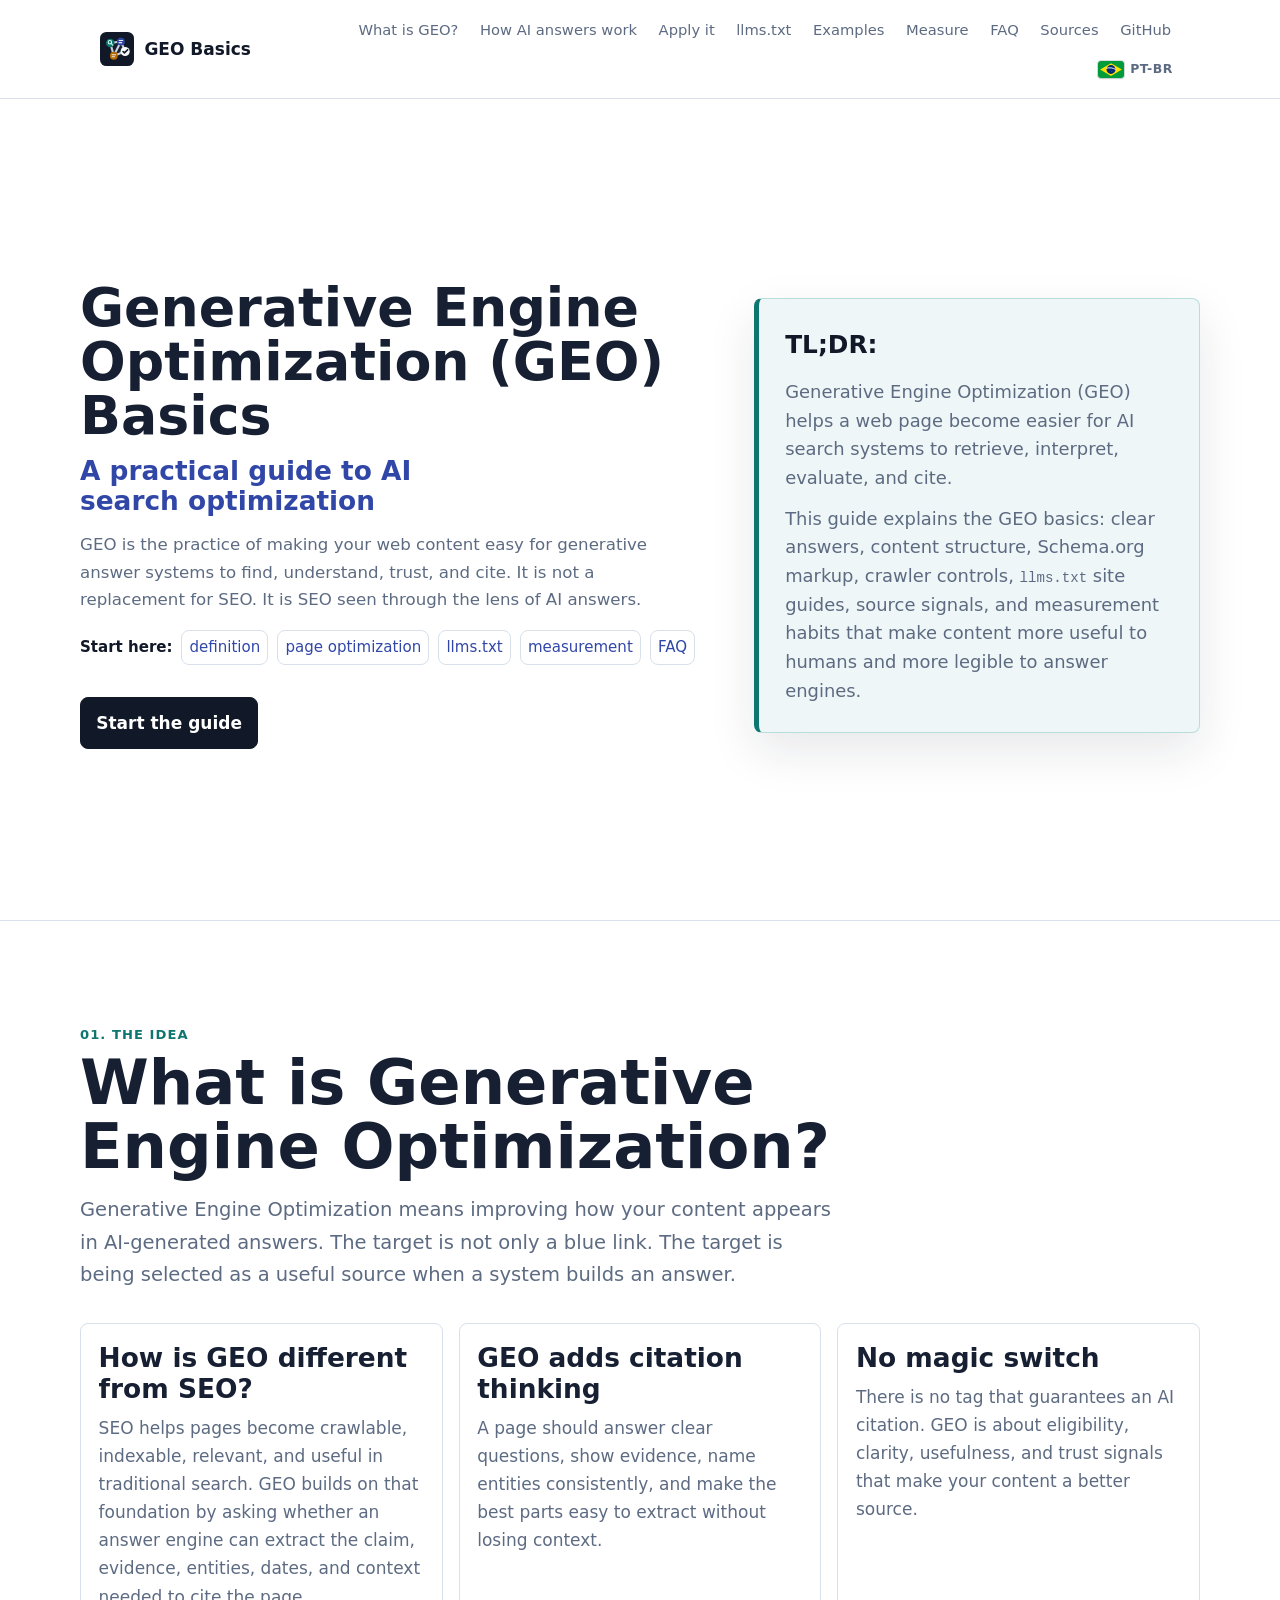
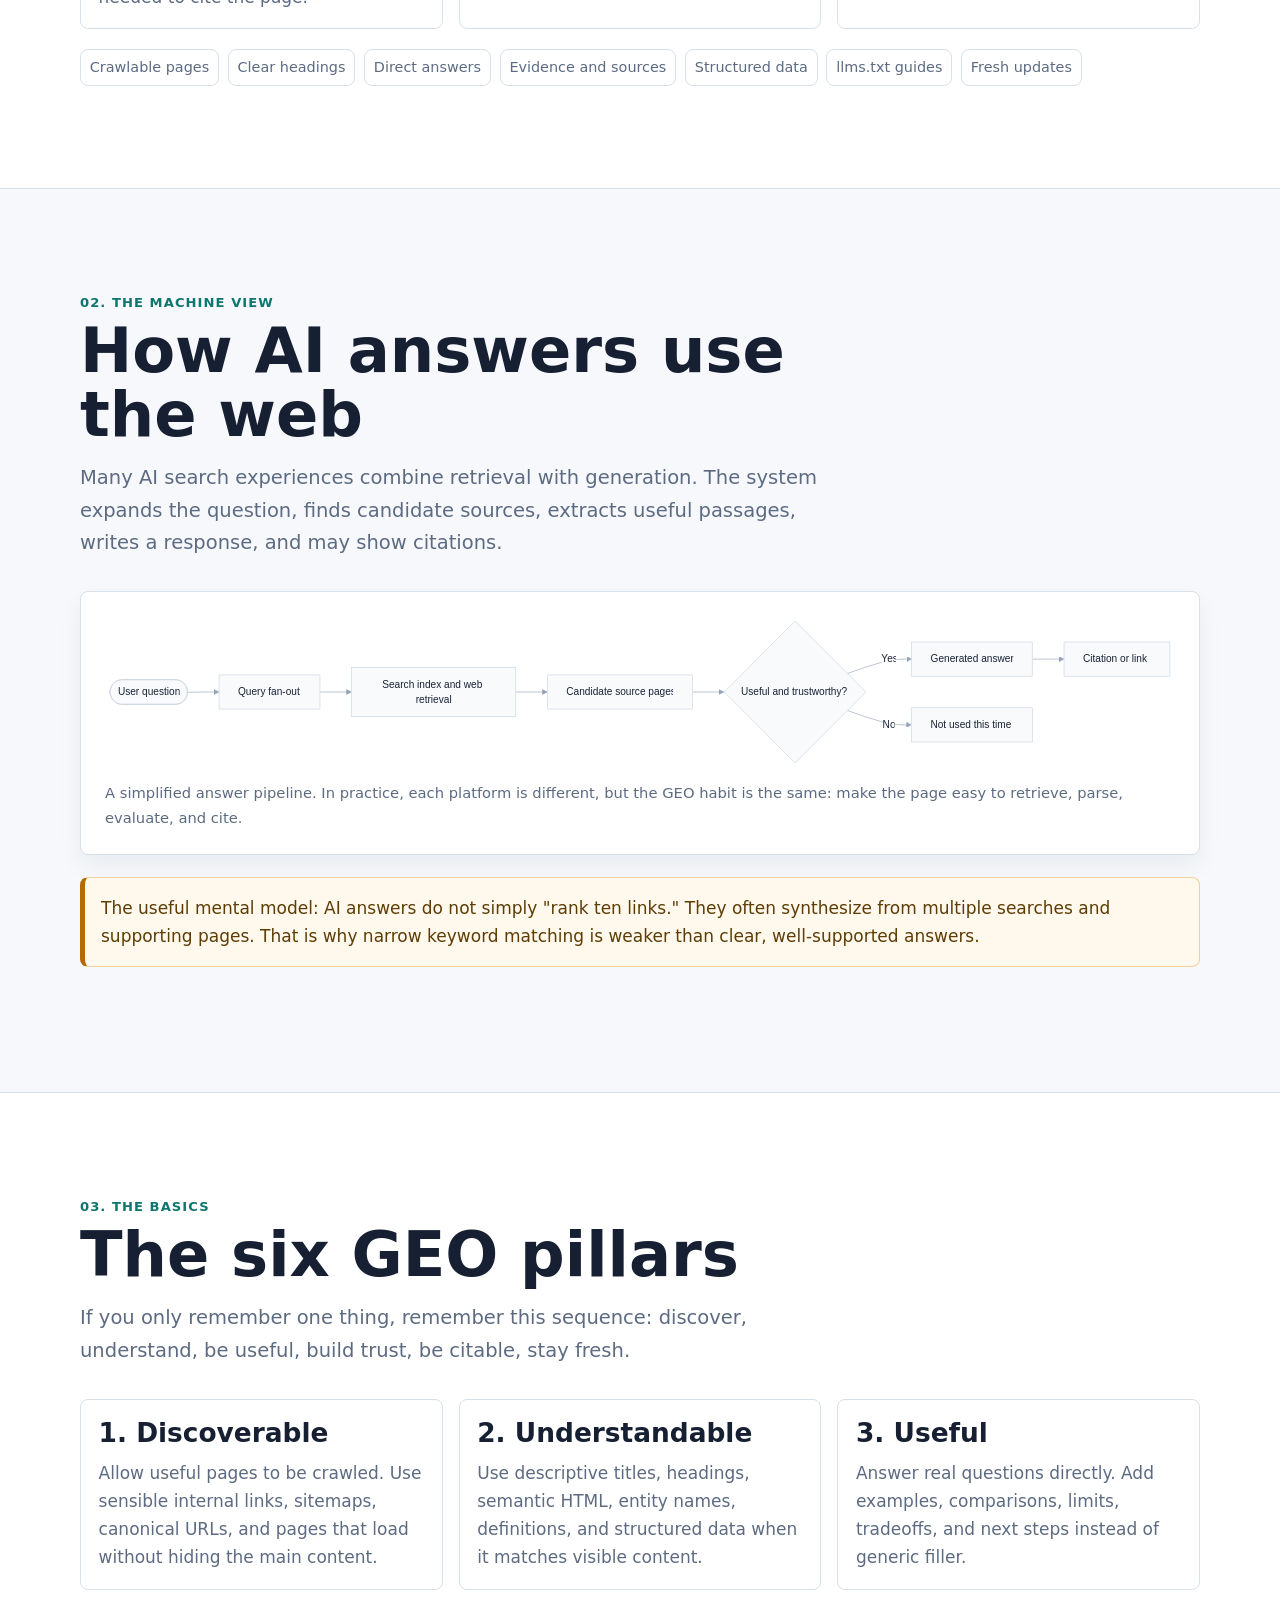
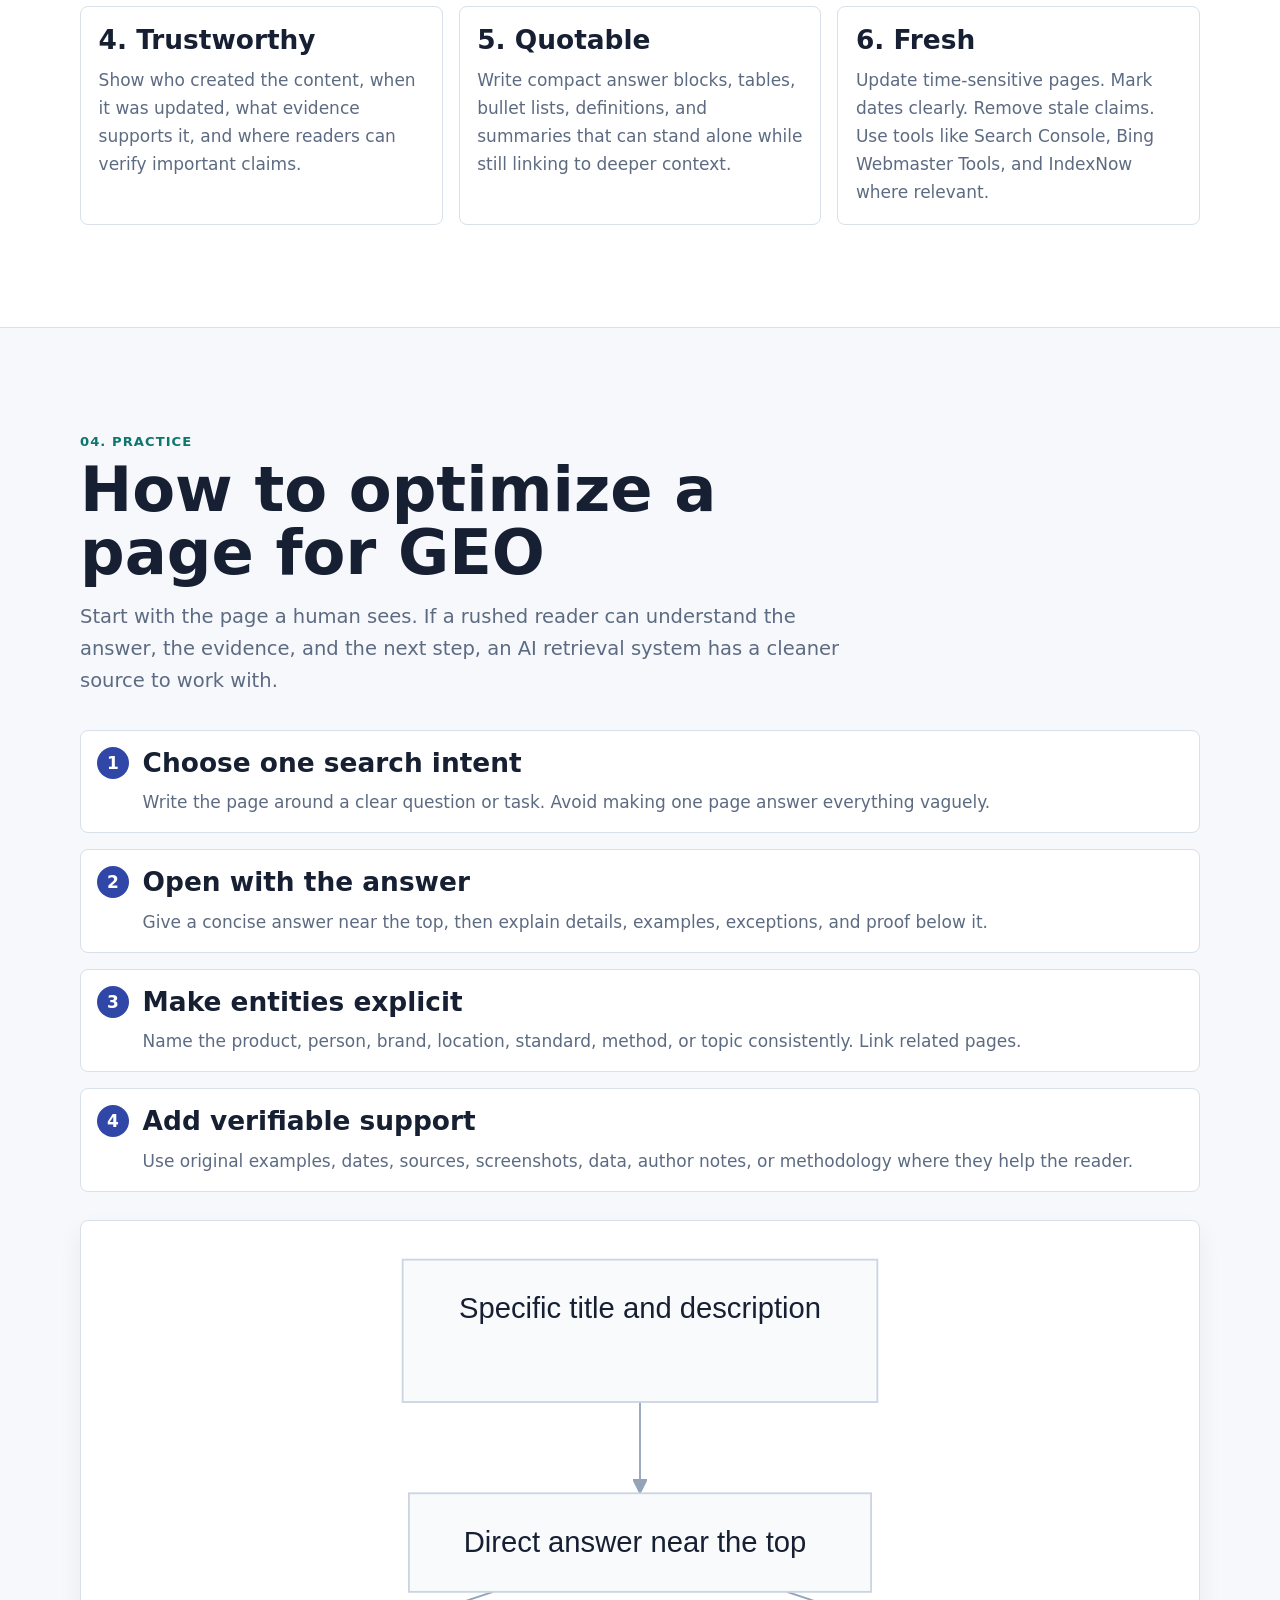
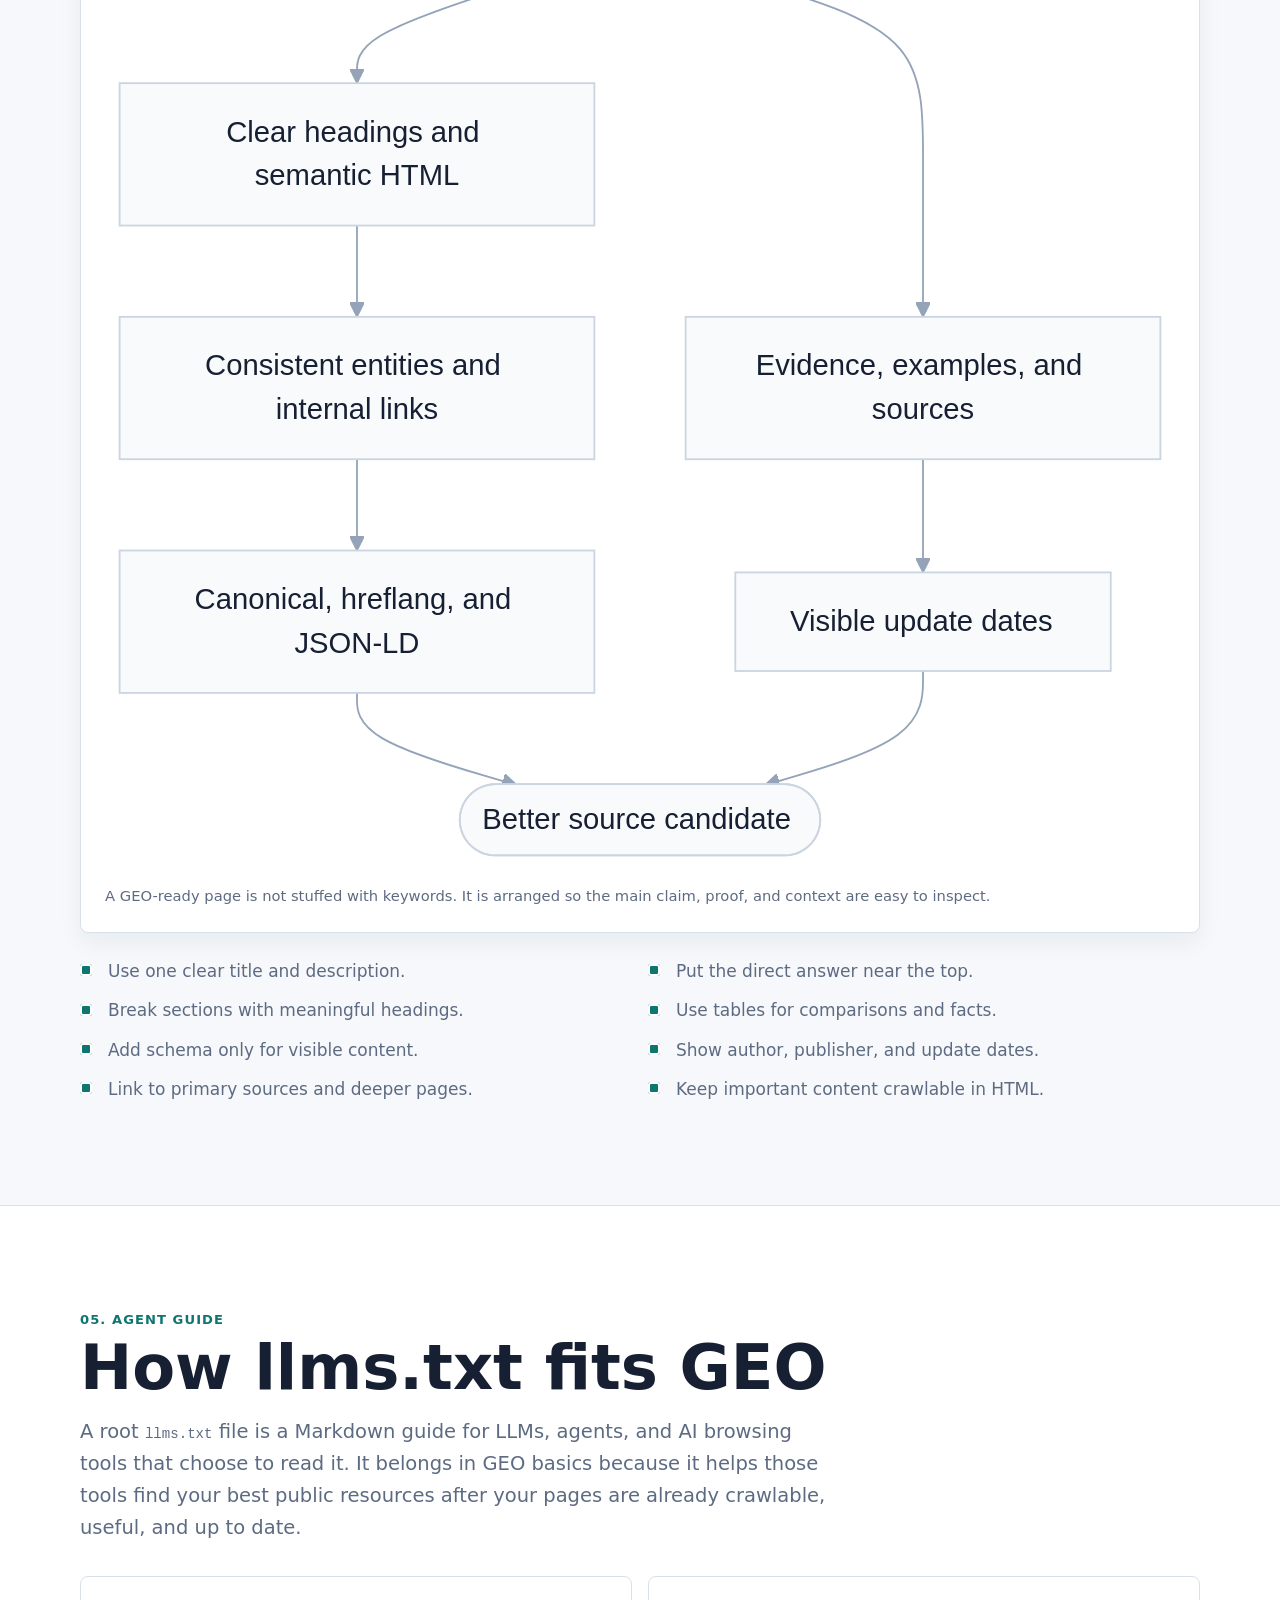
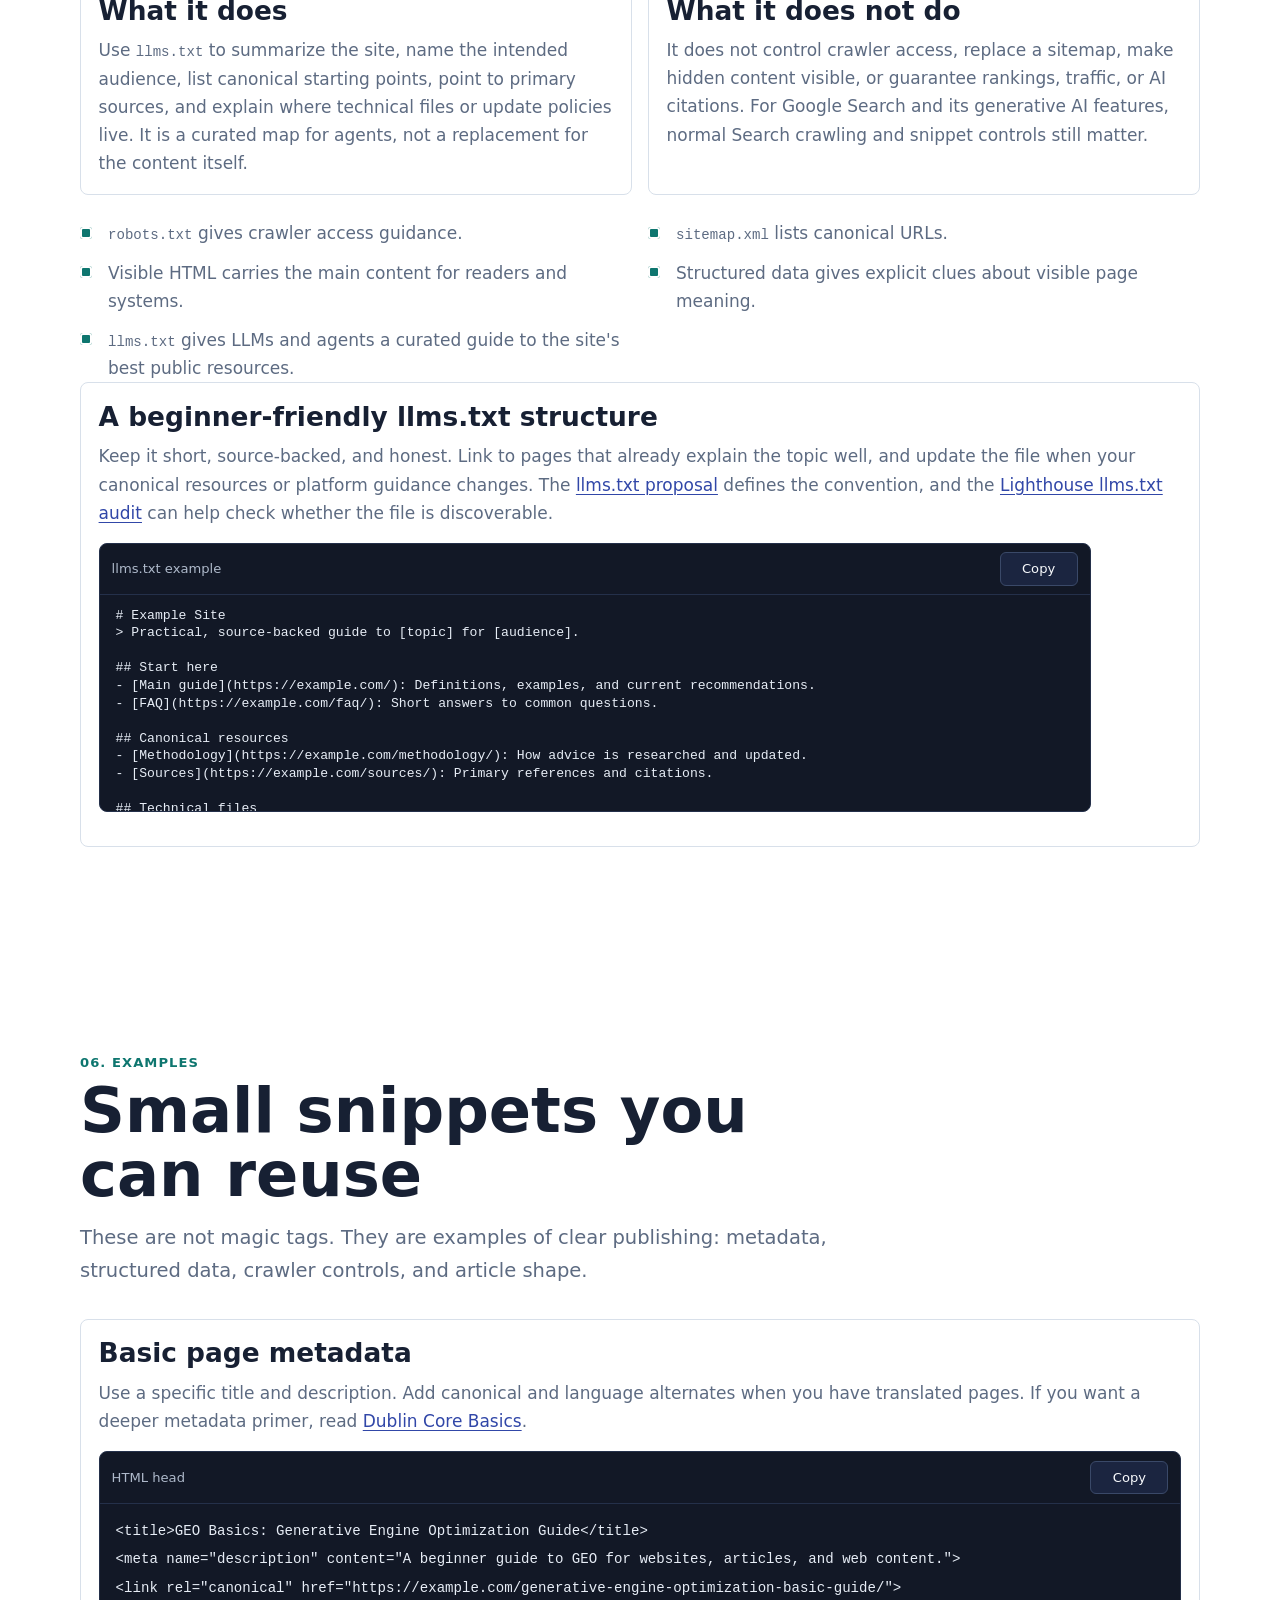
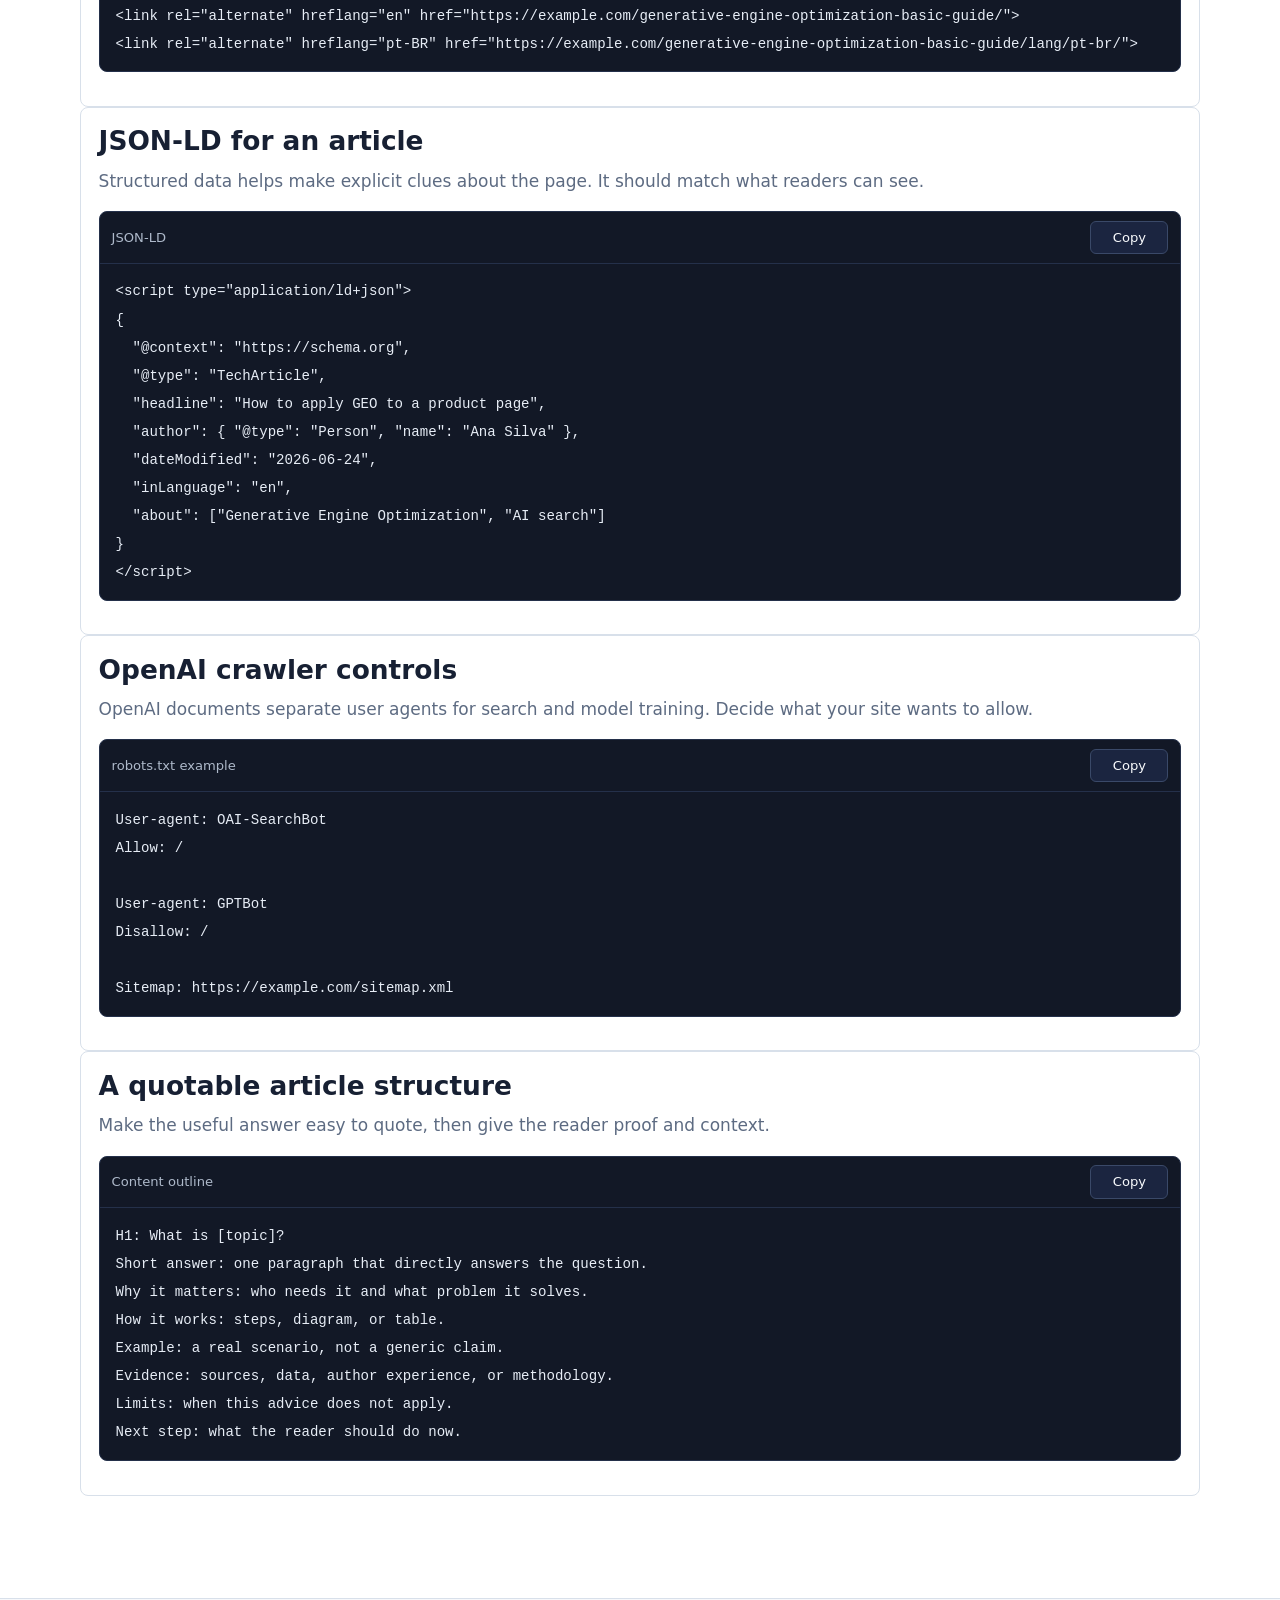
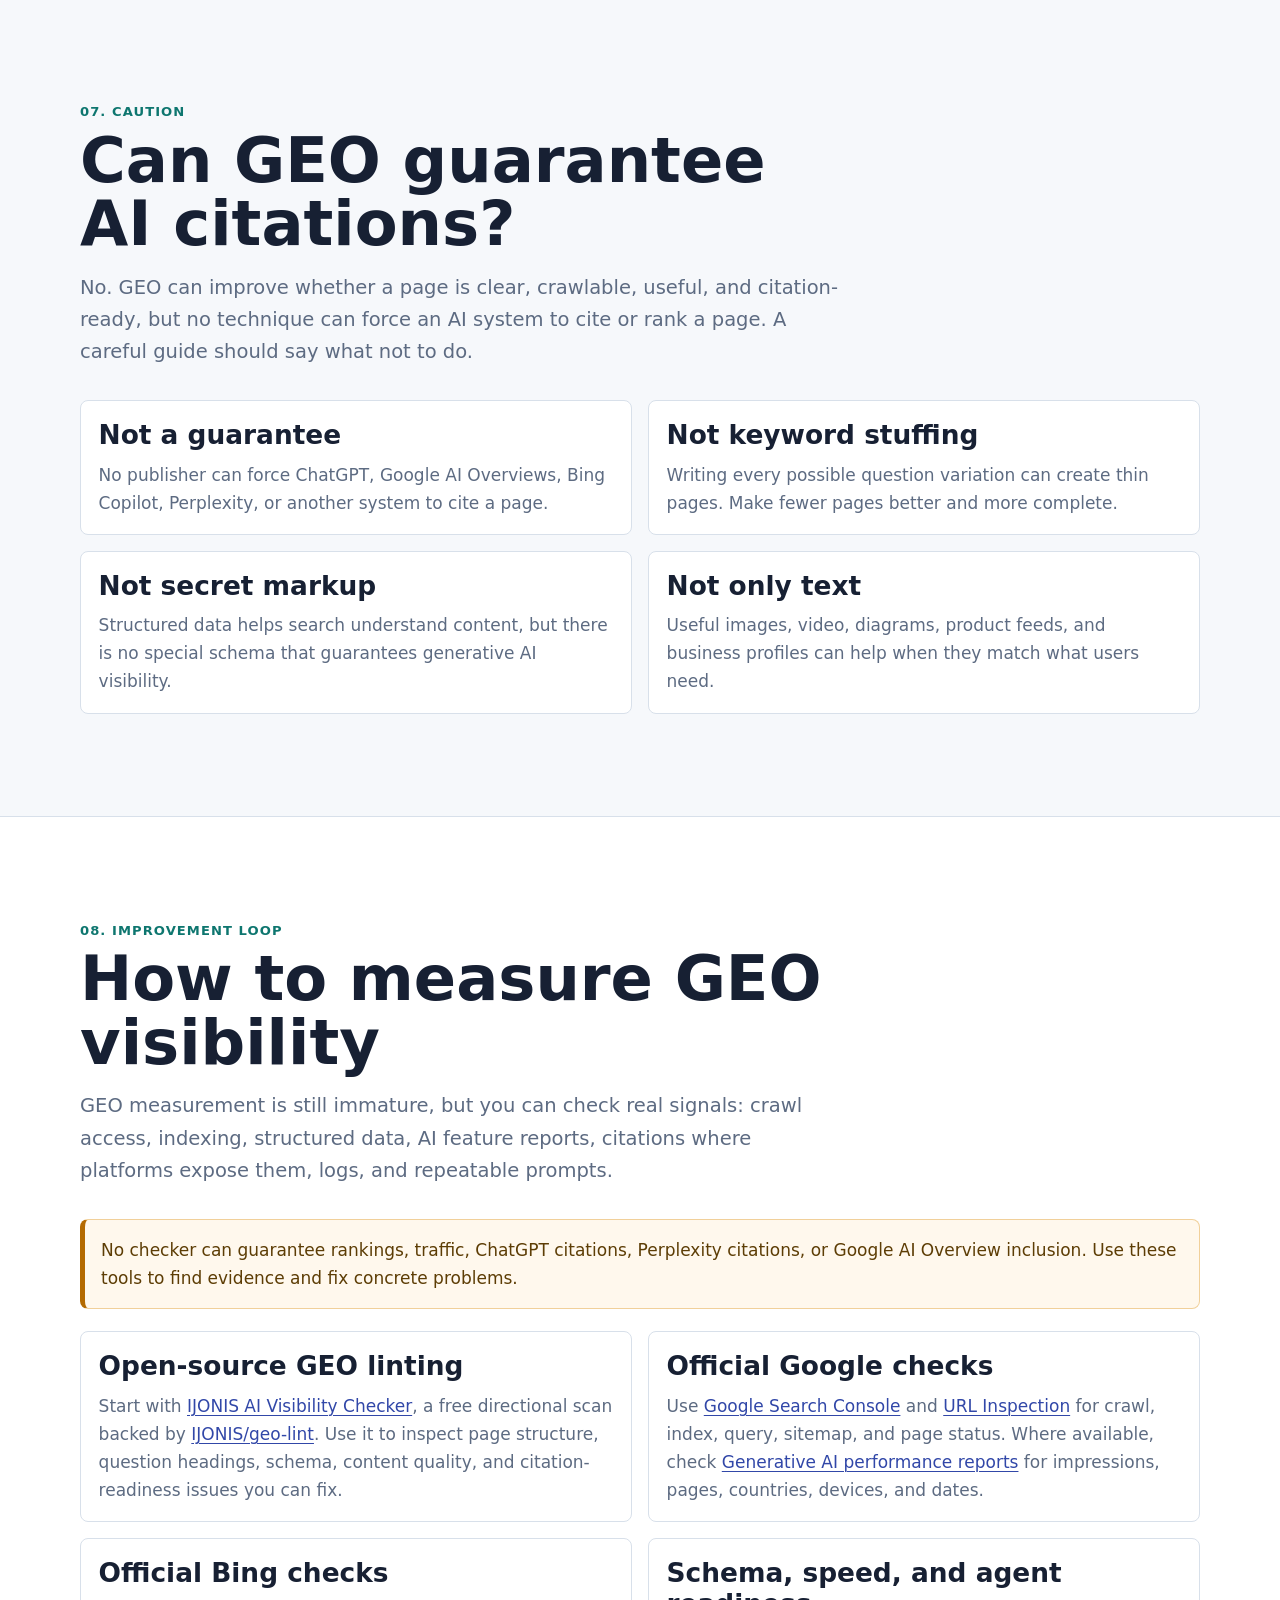
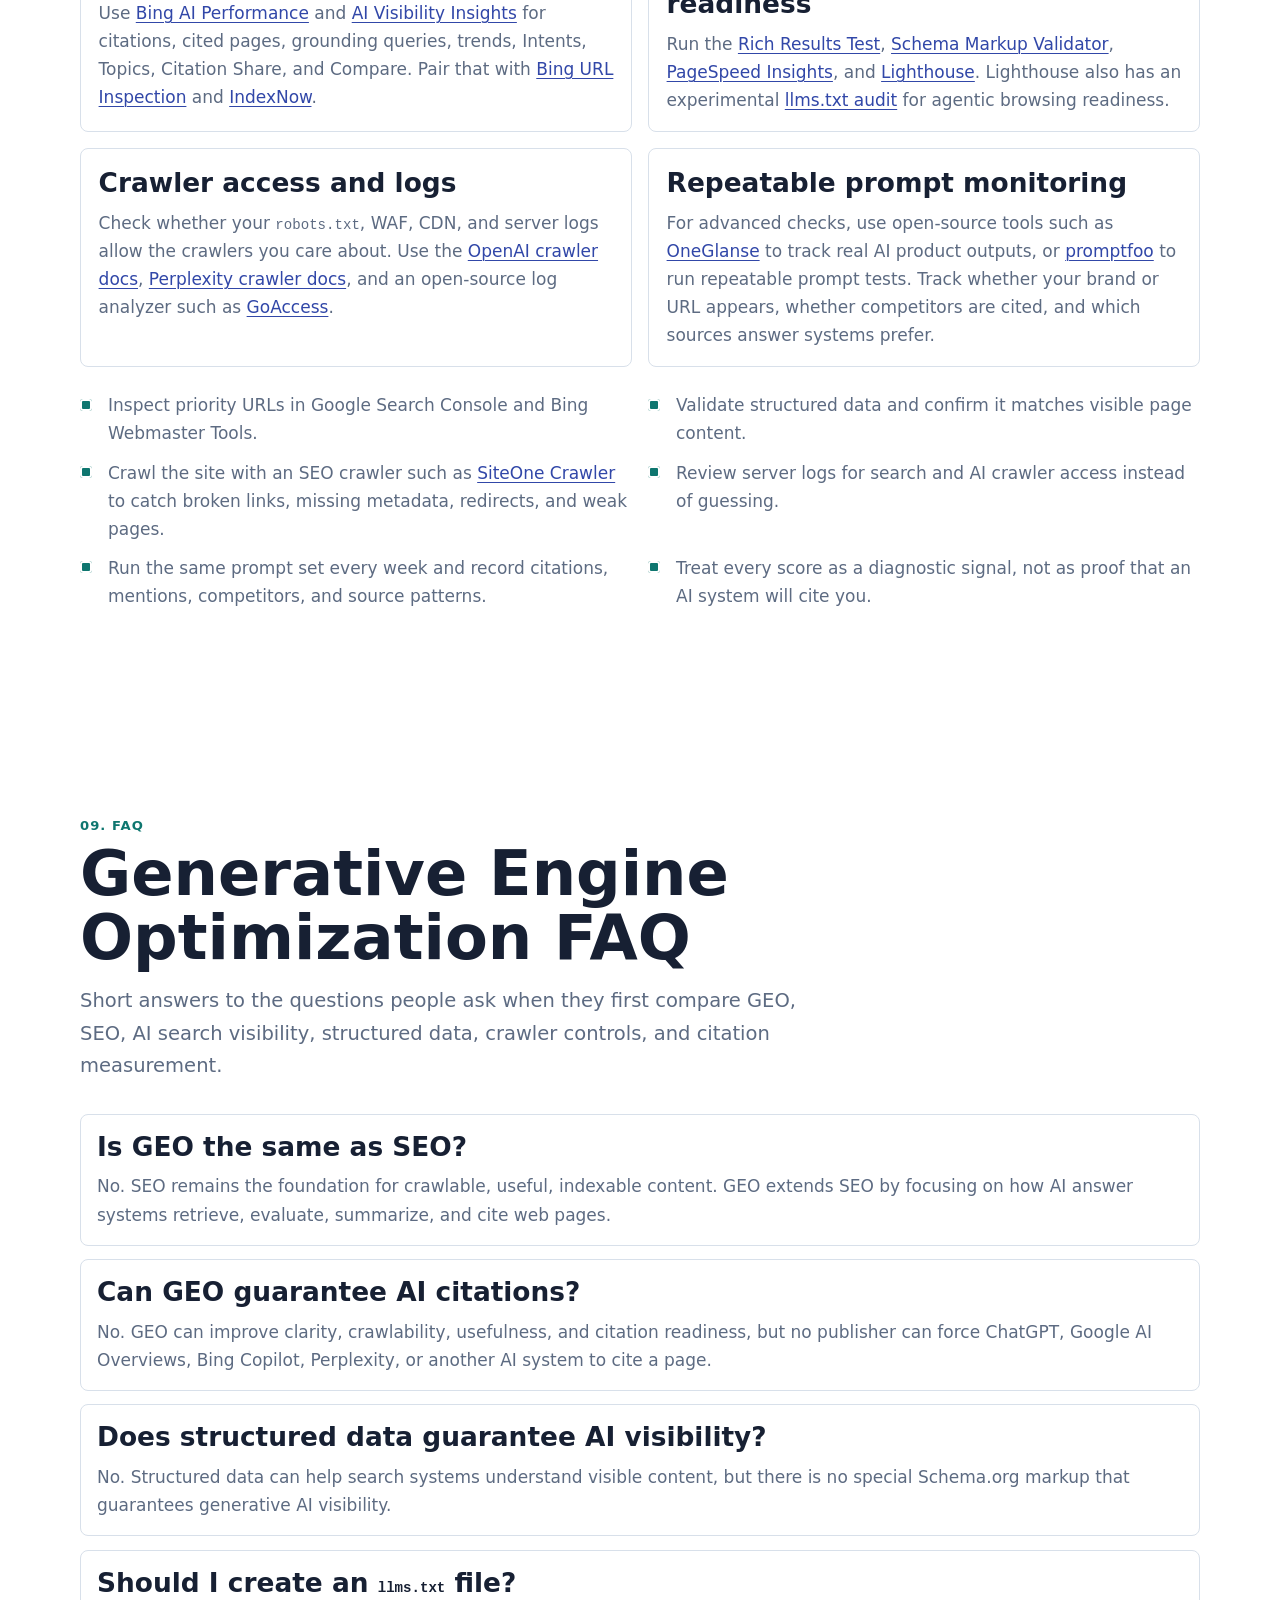
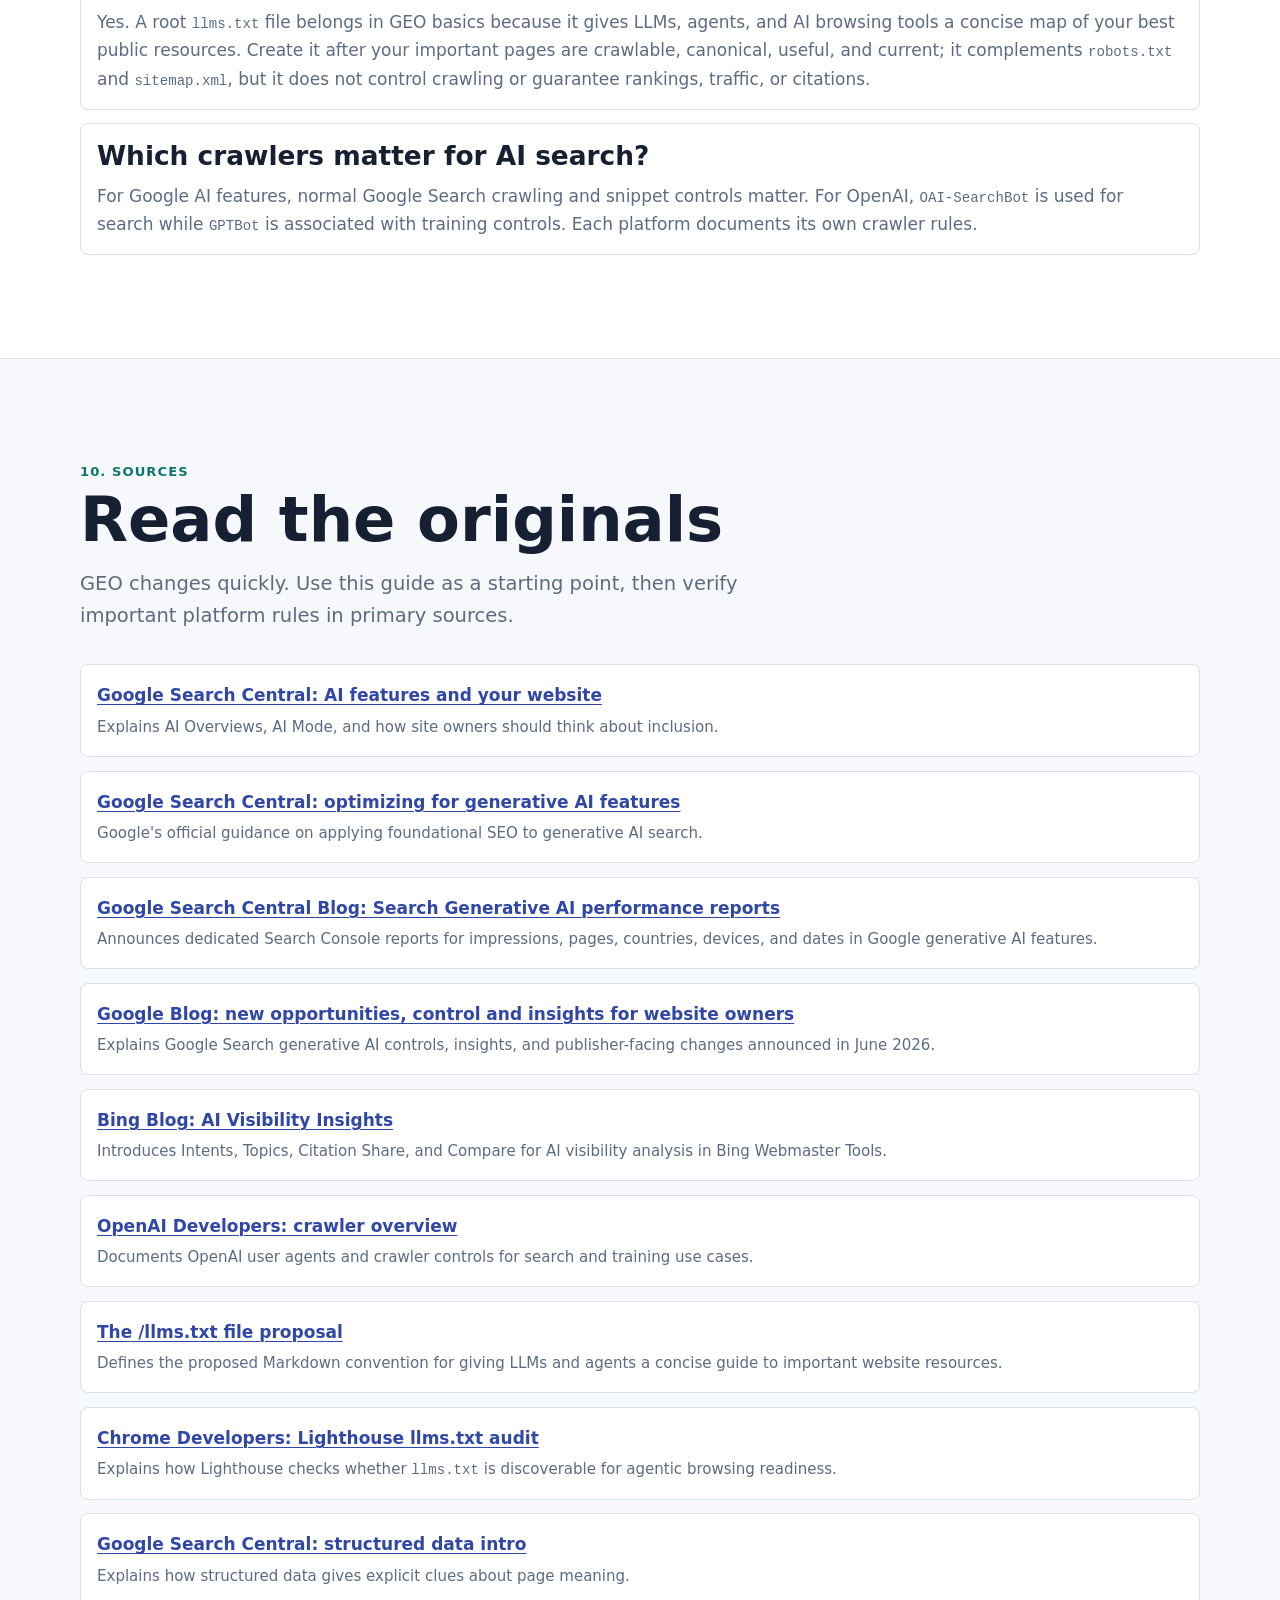
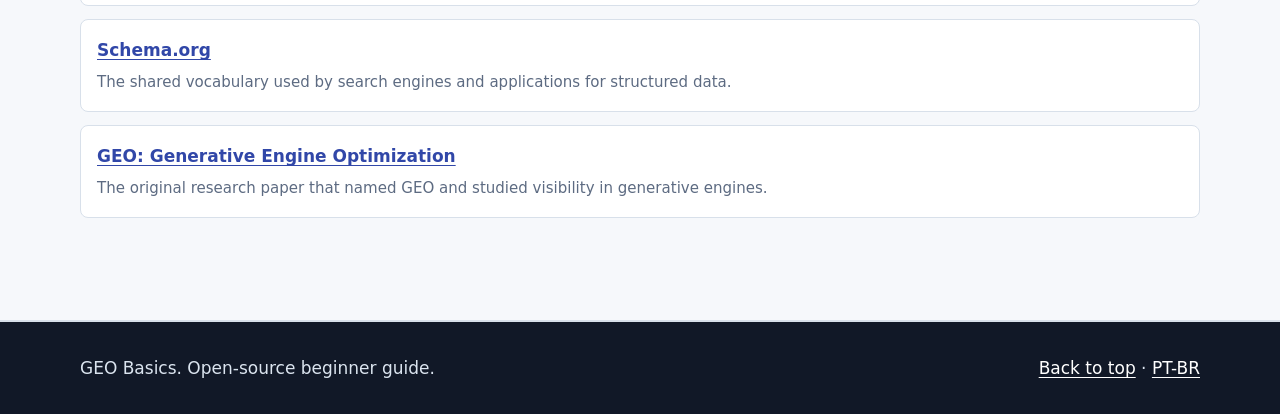
<file: lang/en/index.html>
<!doctype html>
<html lang="en">
  <head>
    <meta charset="utf-8">
    <meta name="viewport" content="width=device-width, initial-scale=1">
    <title>GEO Basics</title>
    <meta http-equiv="refresh" content="0; url=../../index.html">
    <link rel="canonical" href="https://paladini.github.io/generative-engine-optimization-basic-guide/">
  </head>
  <body>
    <p>Redirecting to <a href="../../index.html">GEO Basics</a>.</p>
  </body>
</html>
</file>
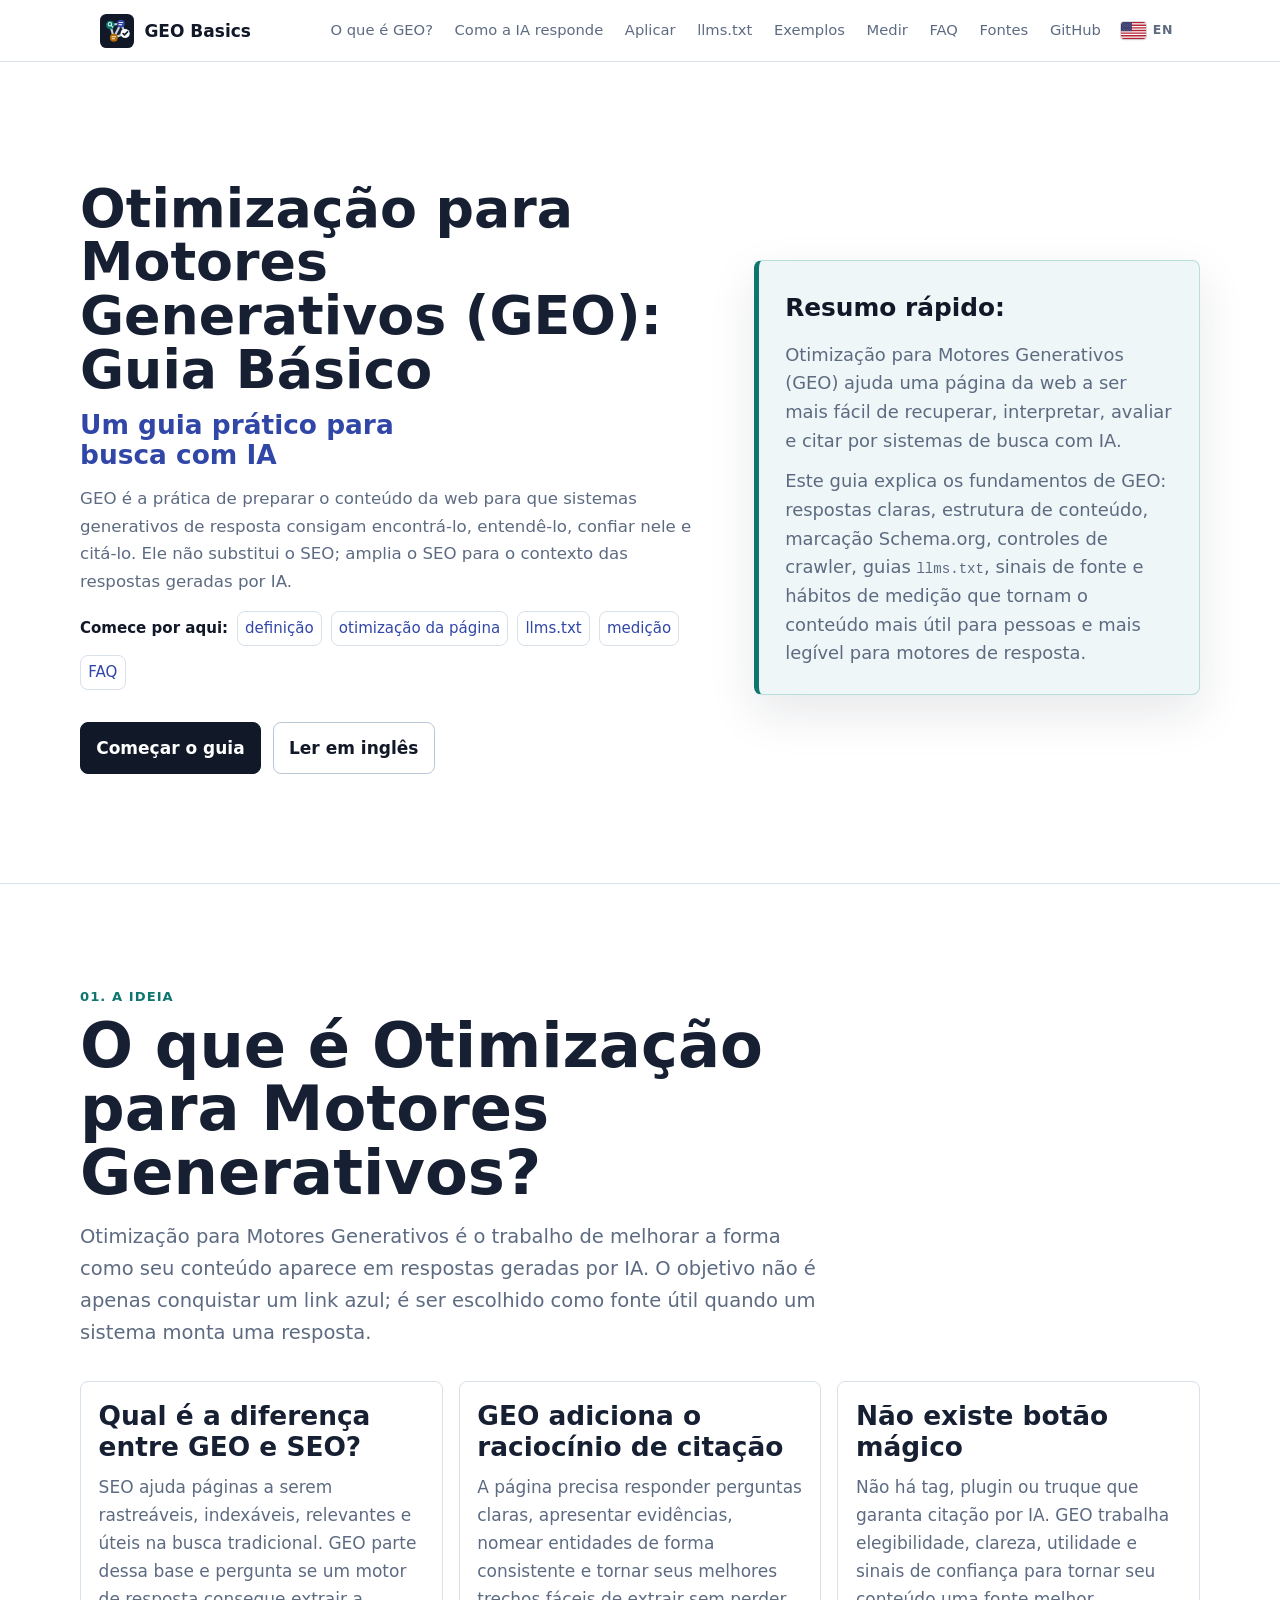
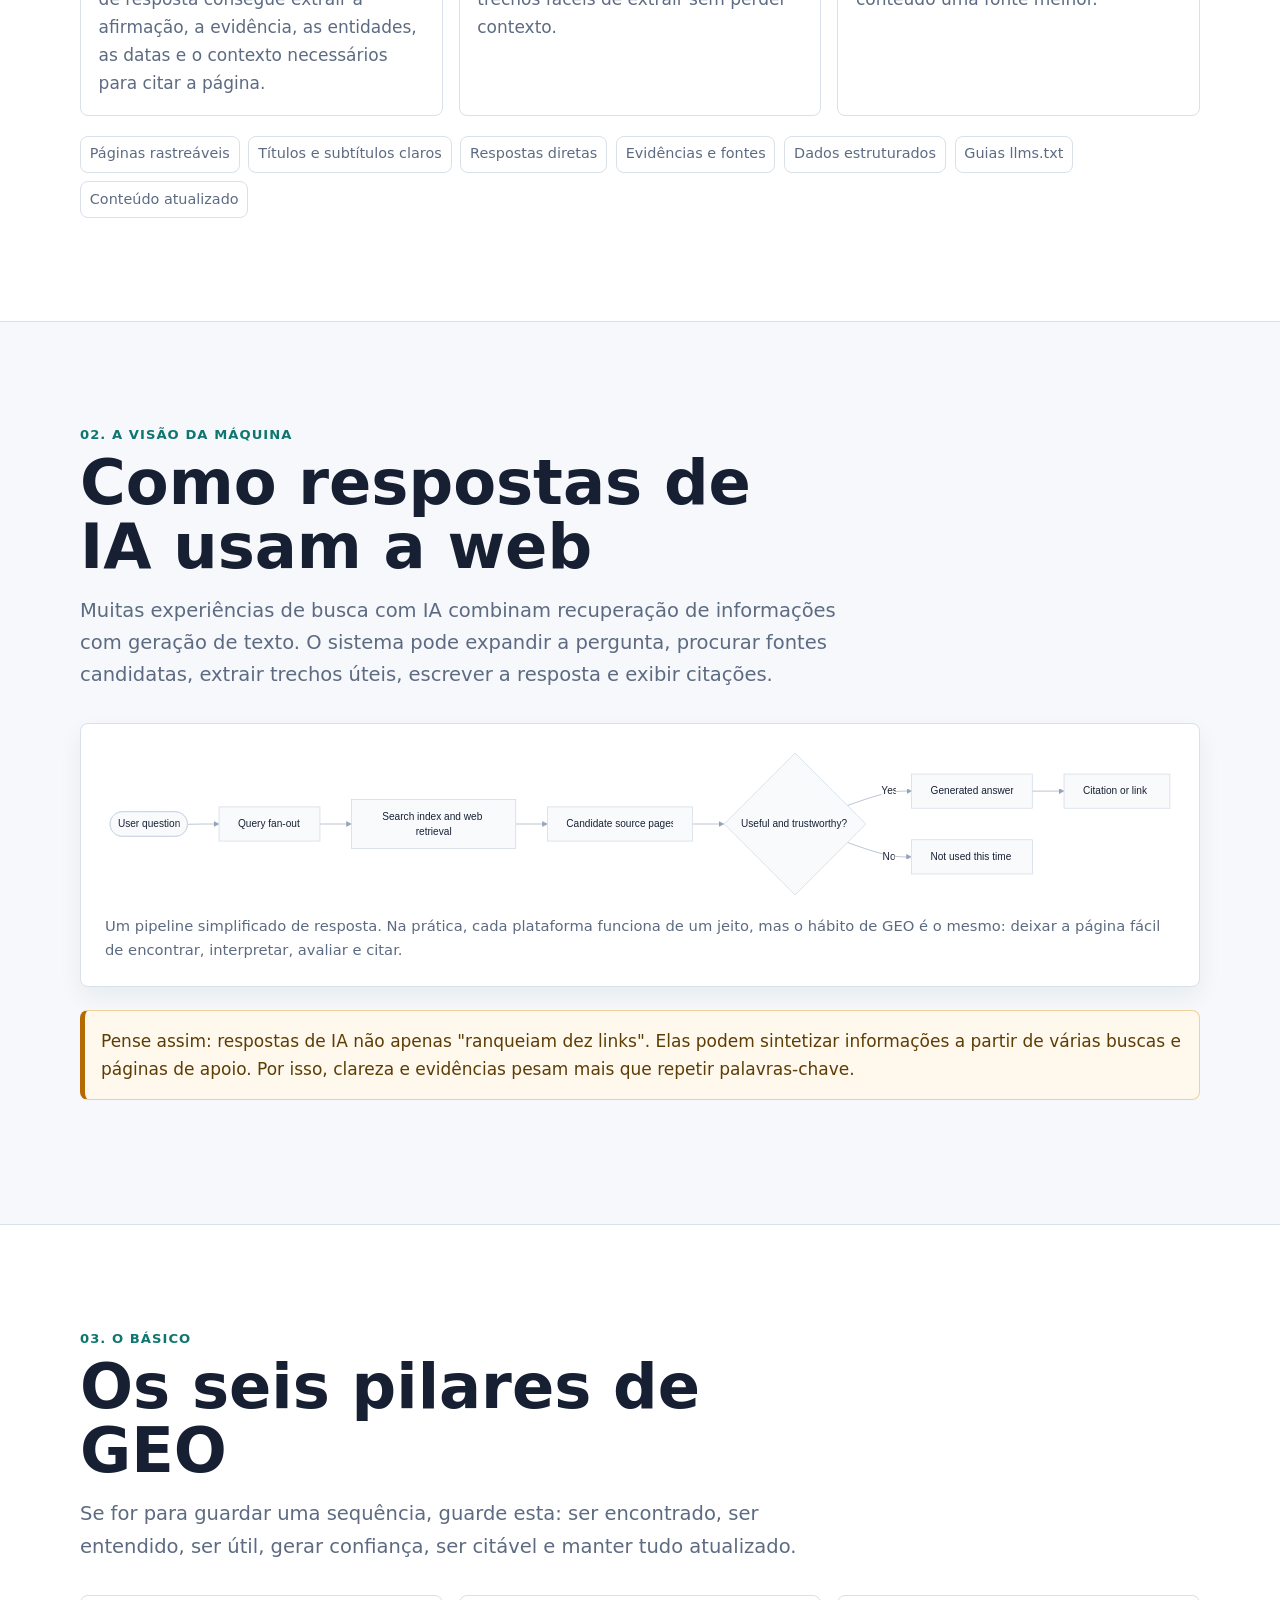
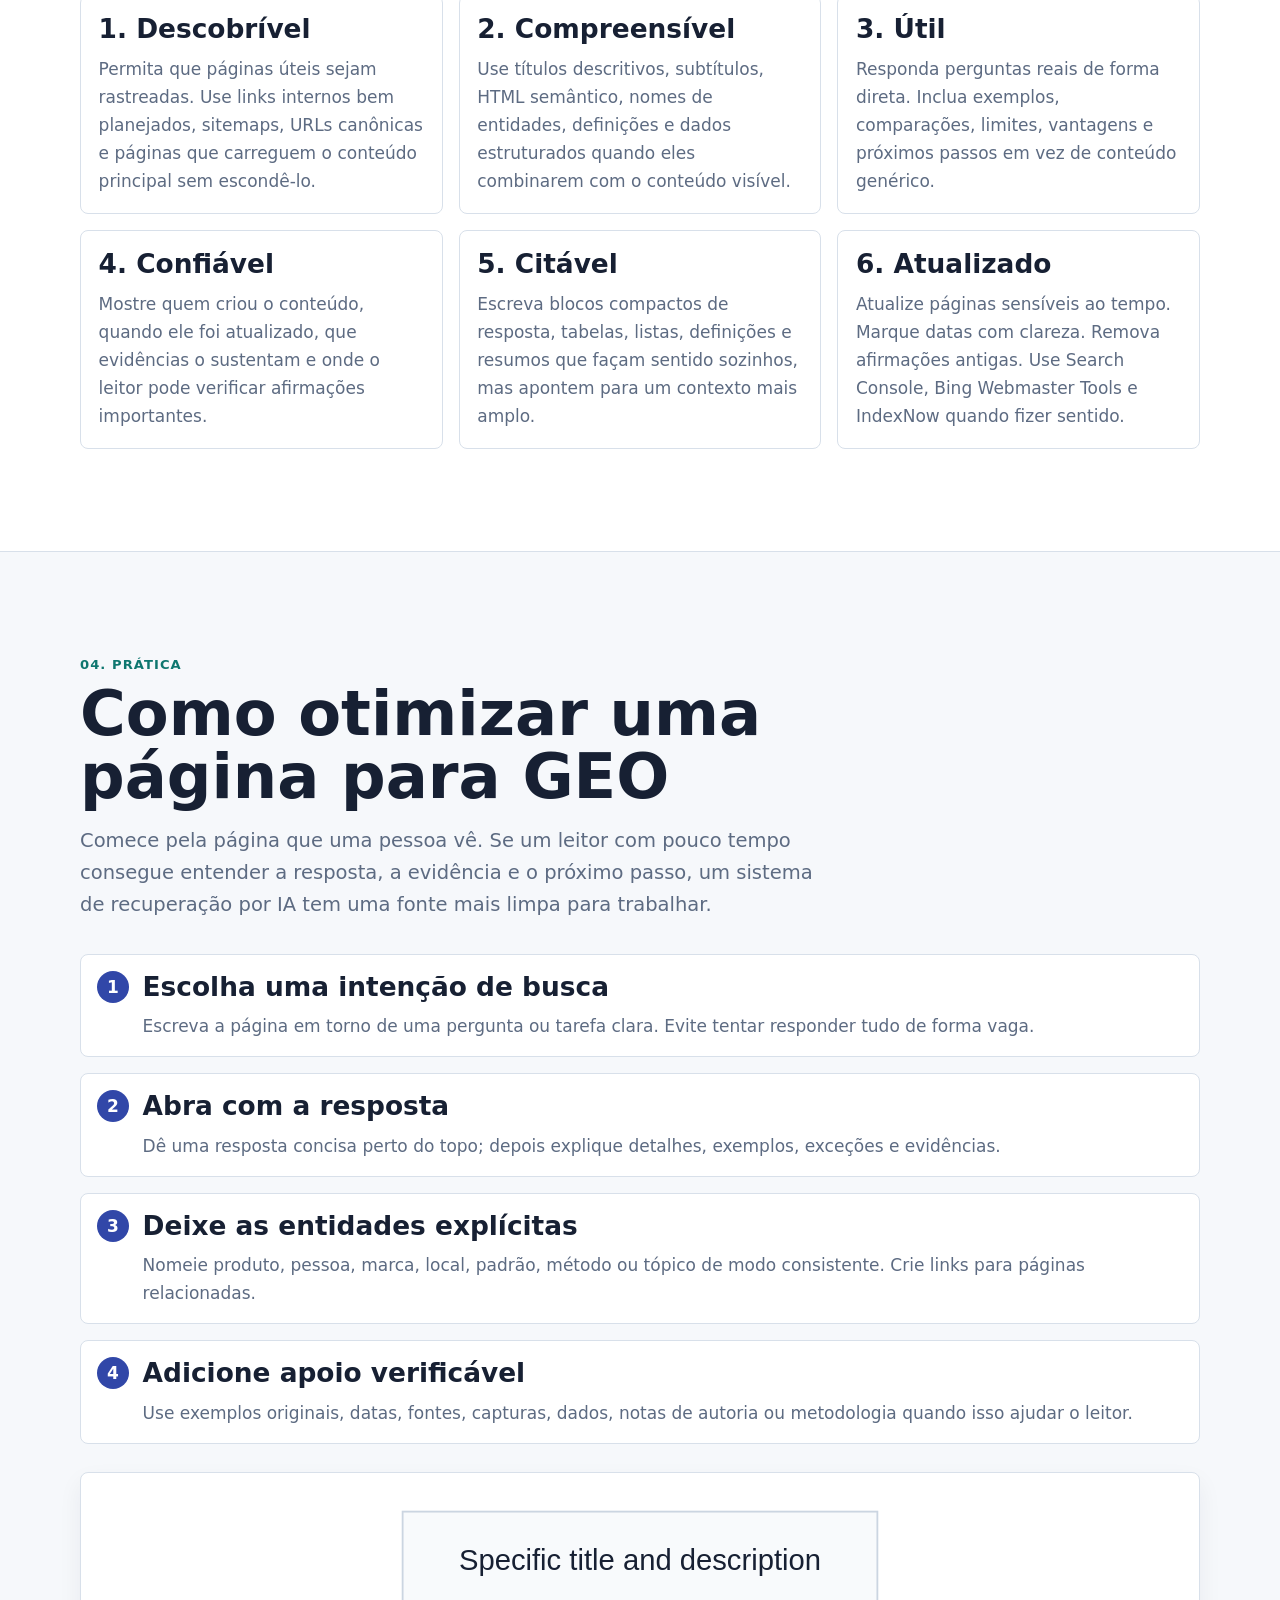
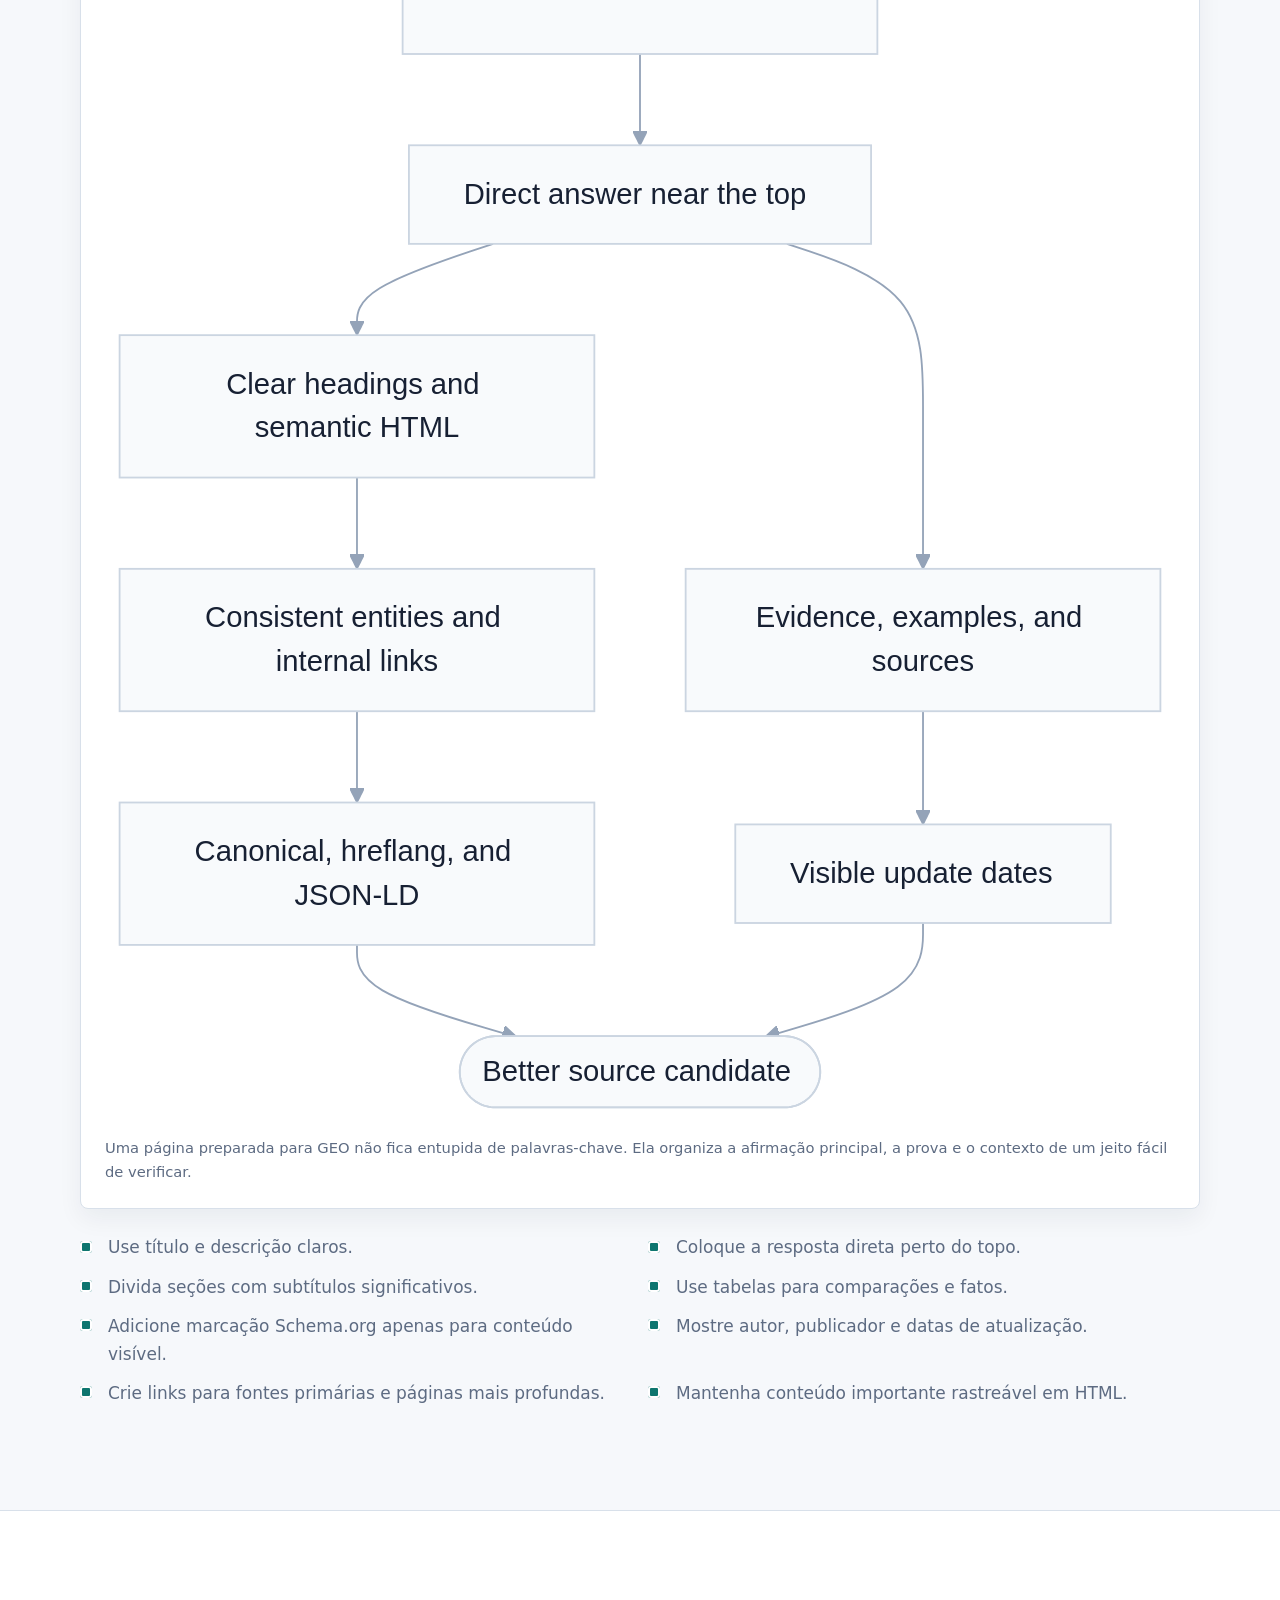
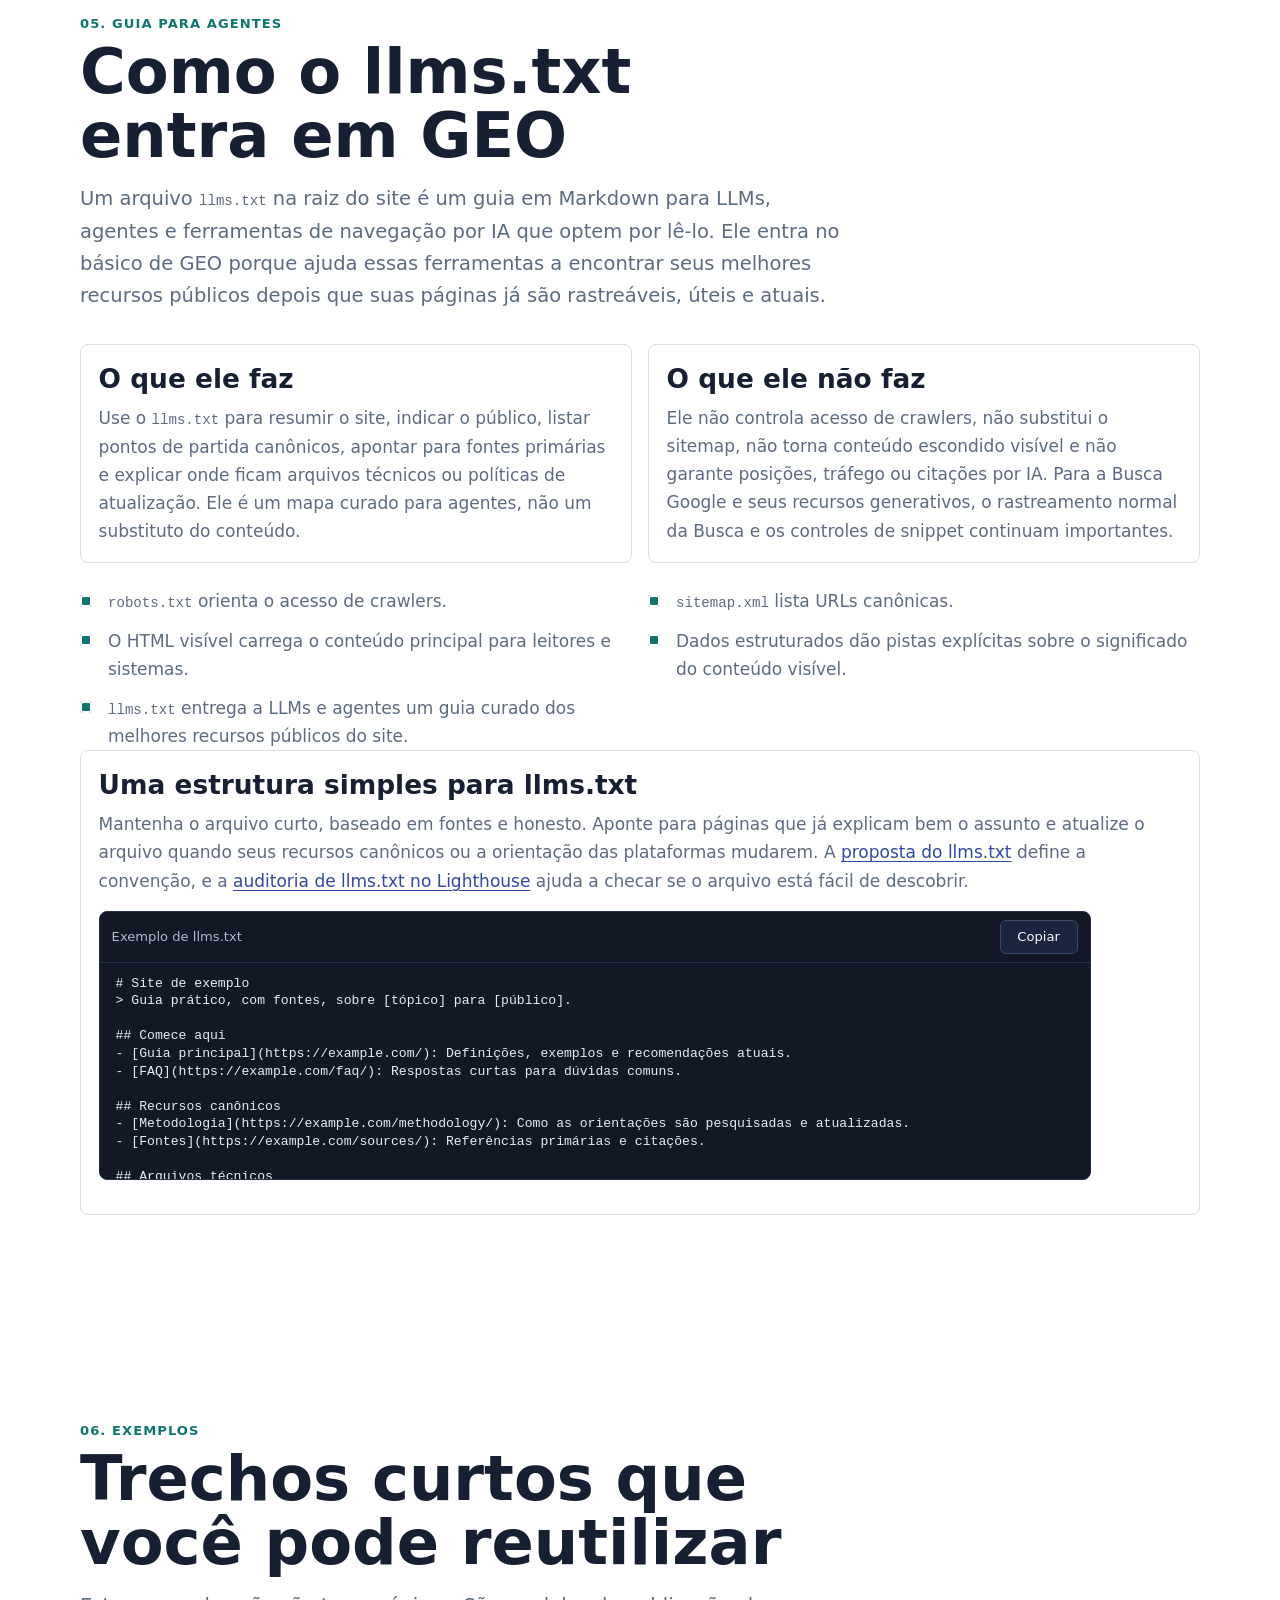
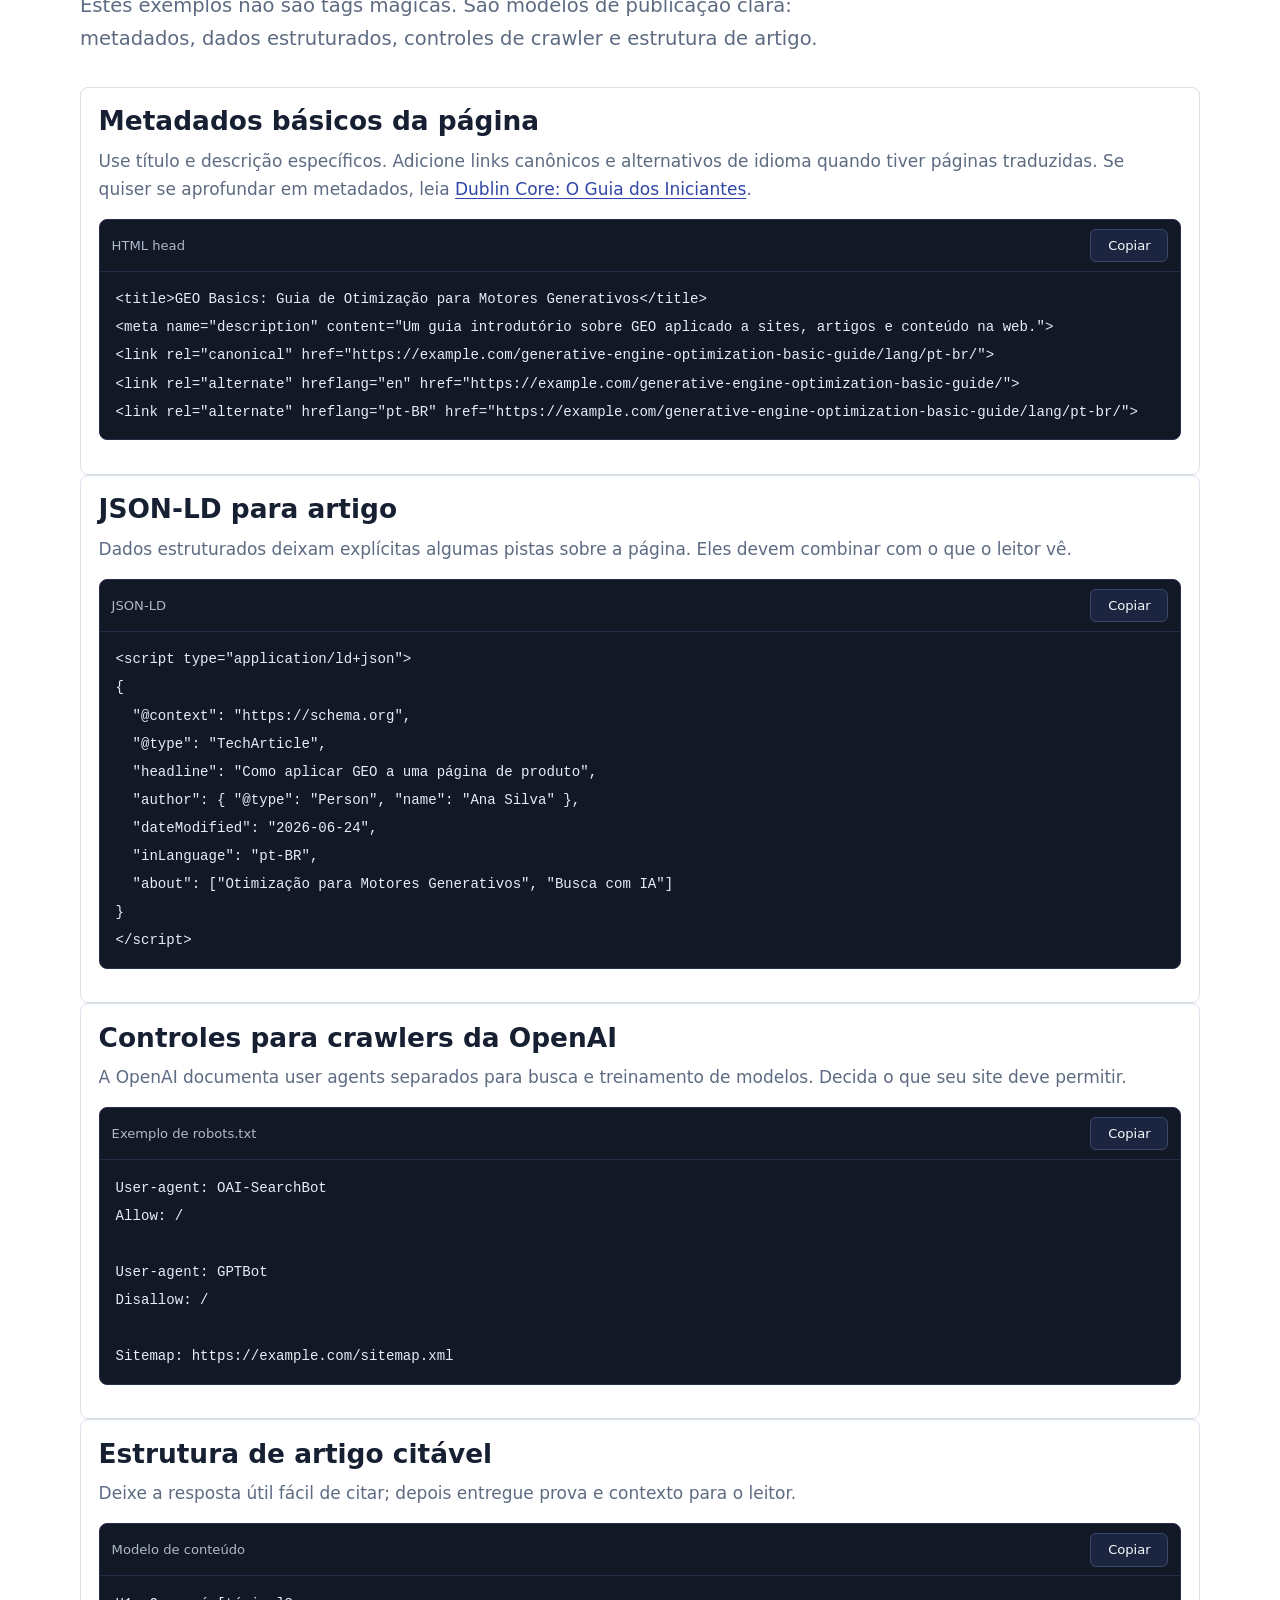
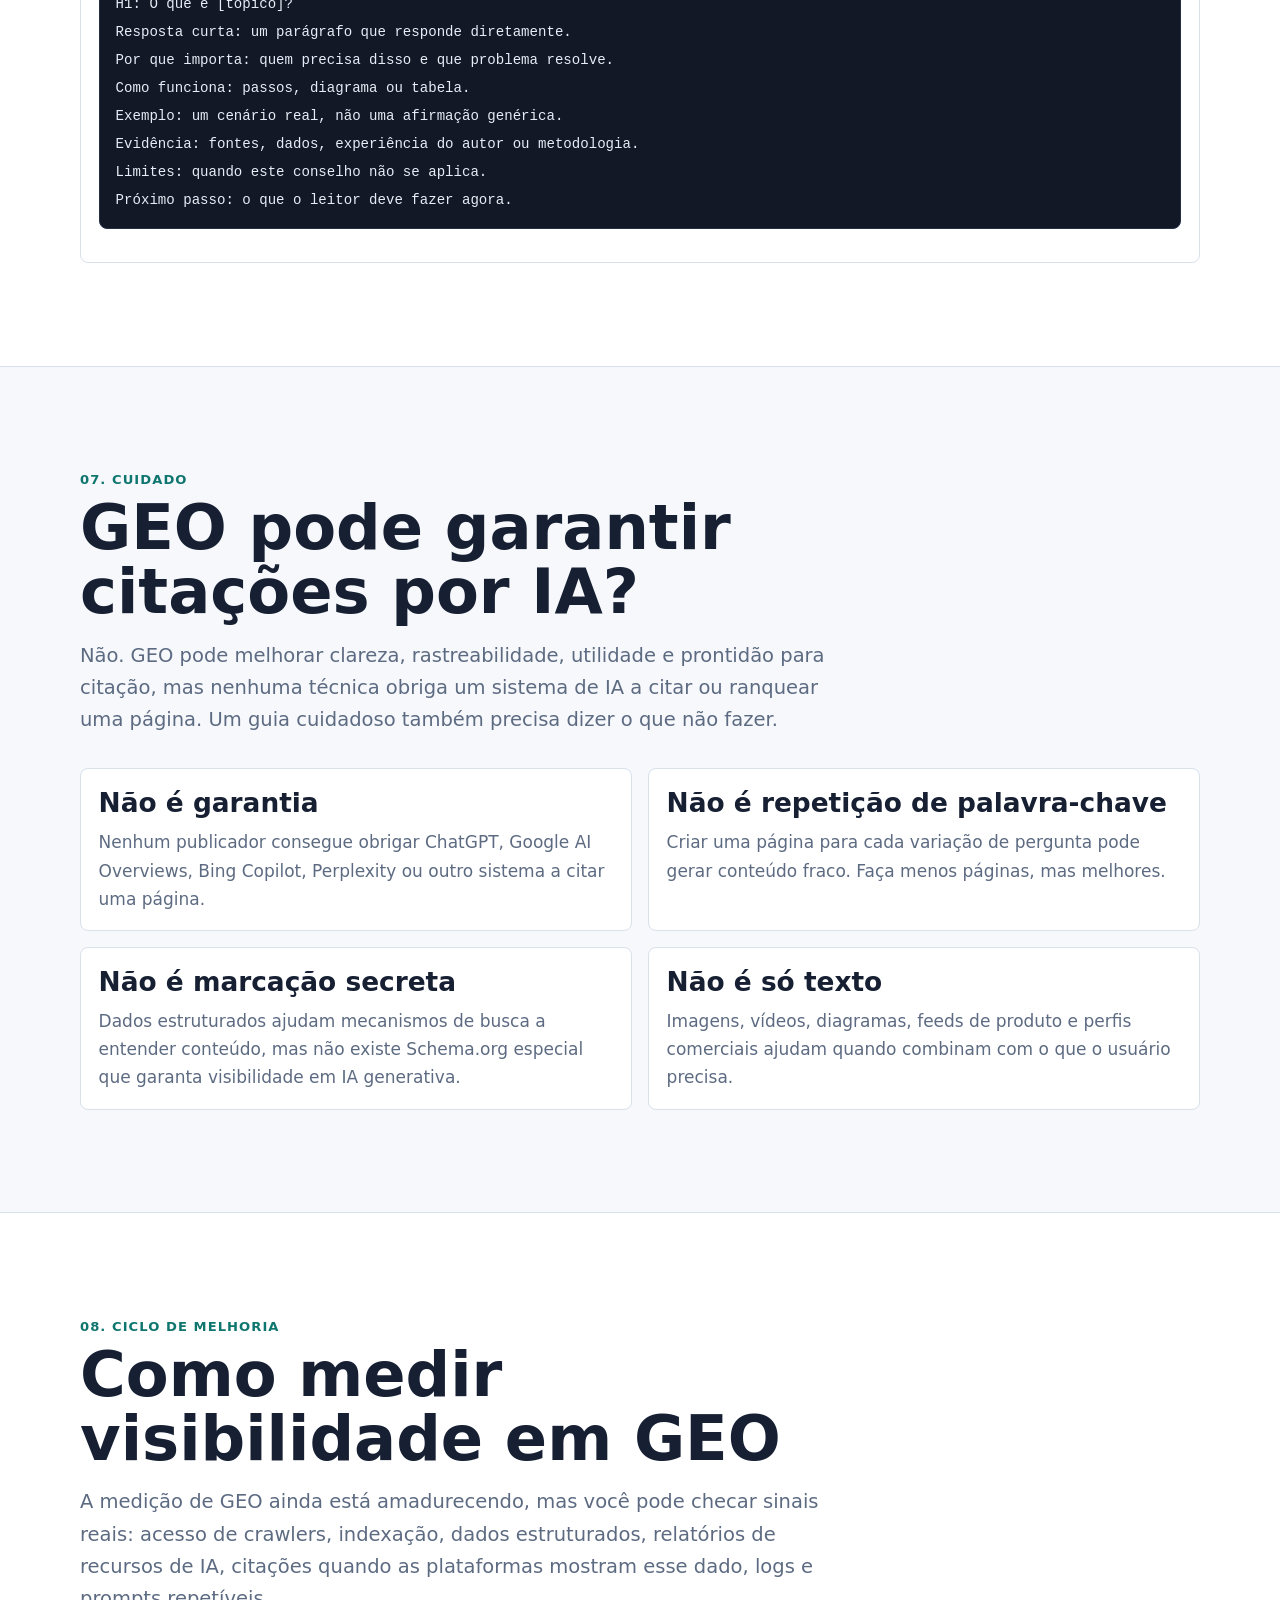
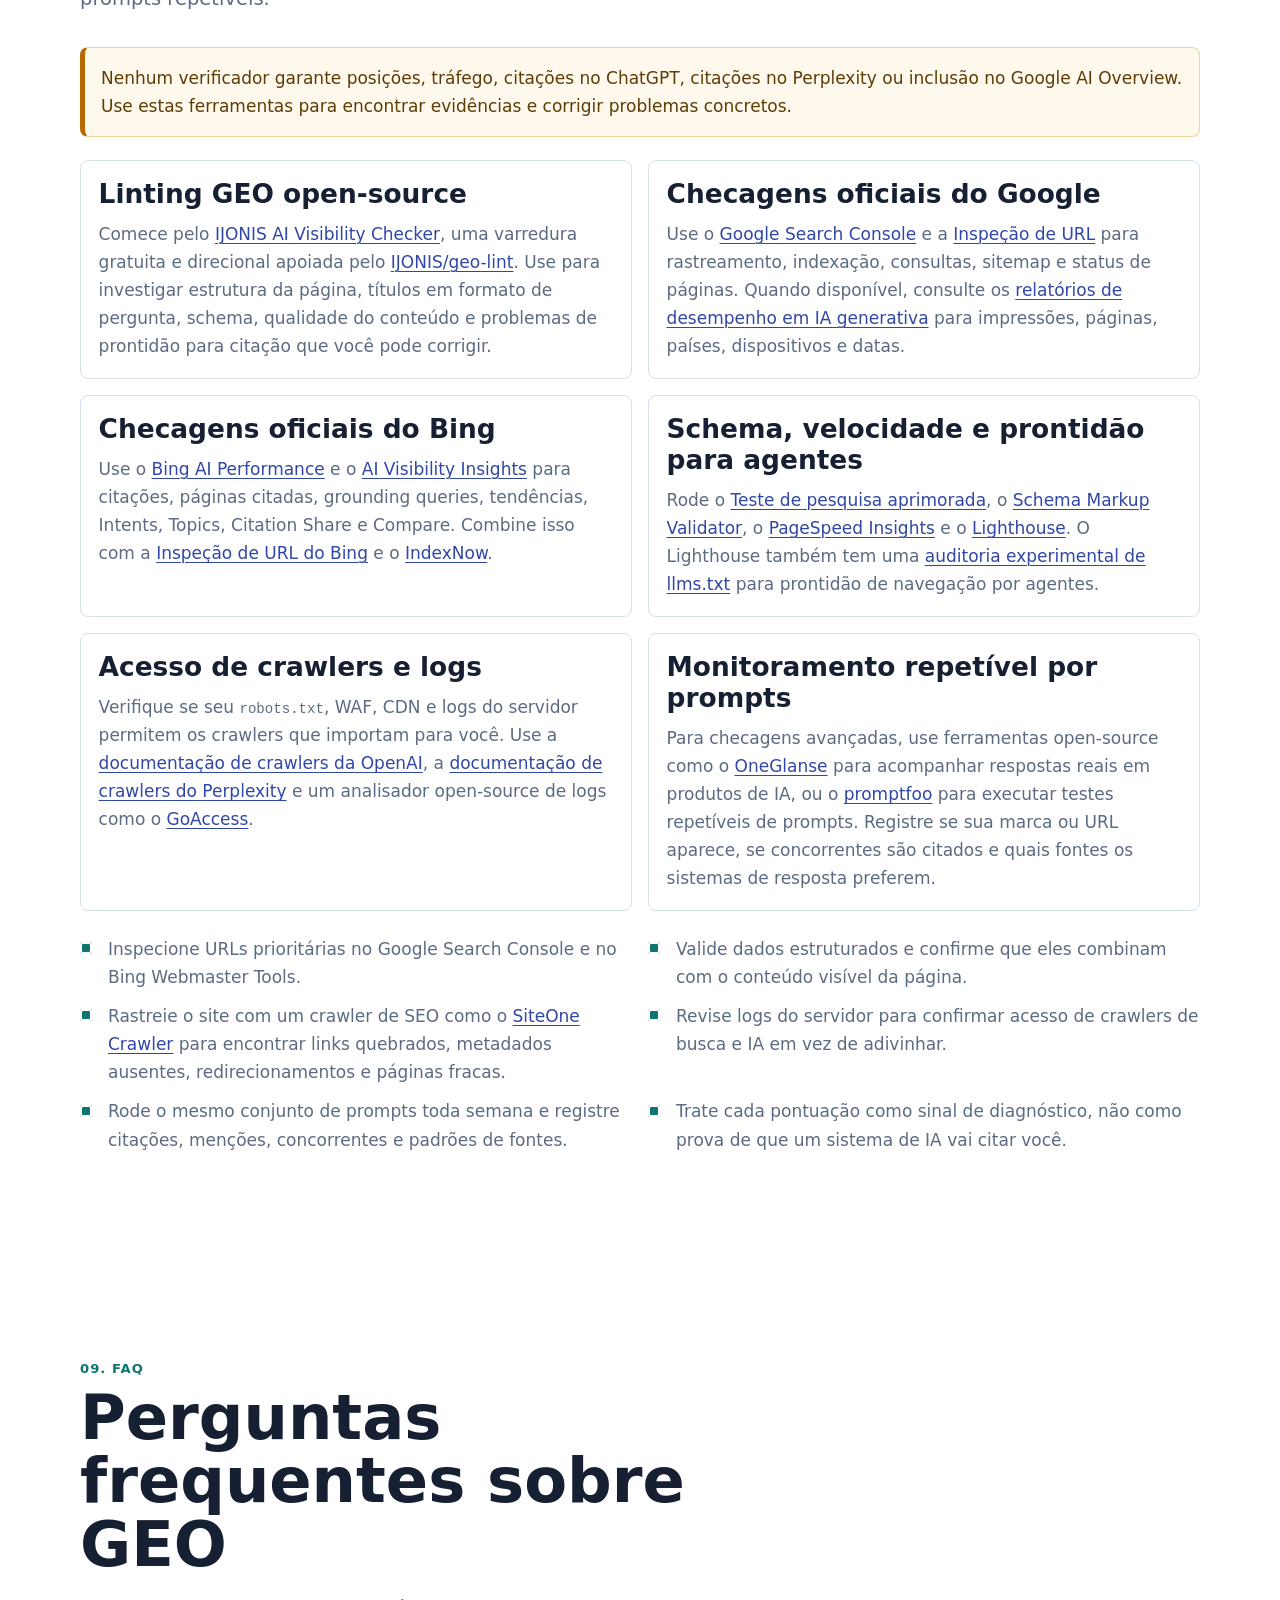
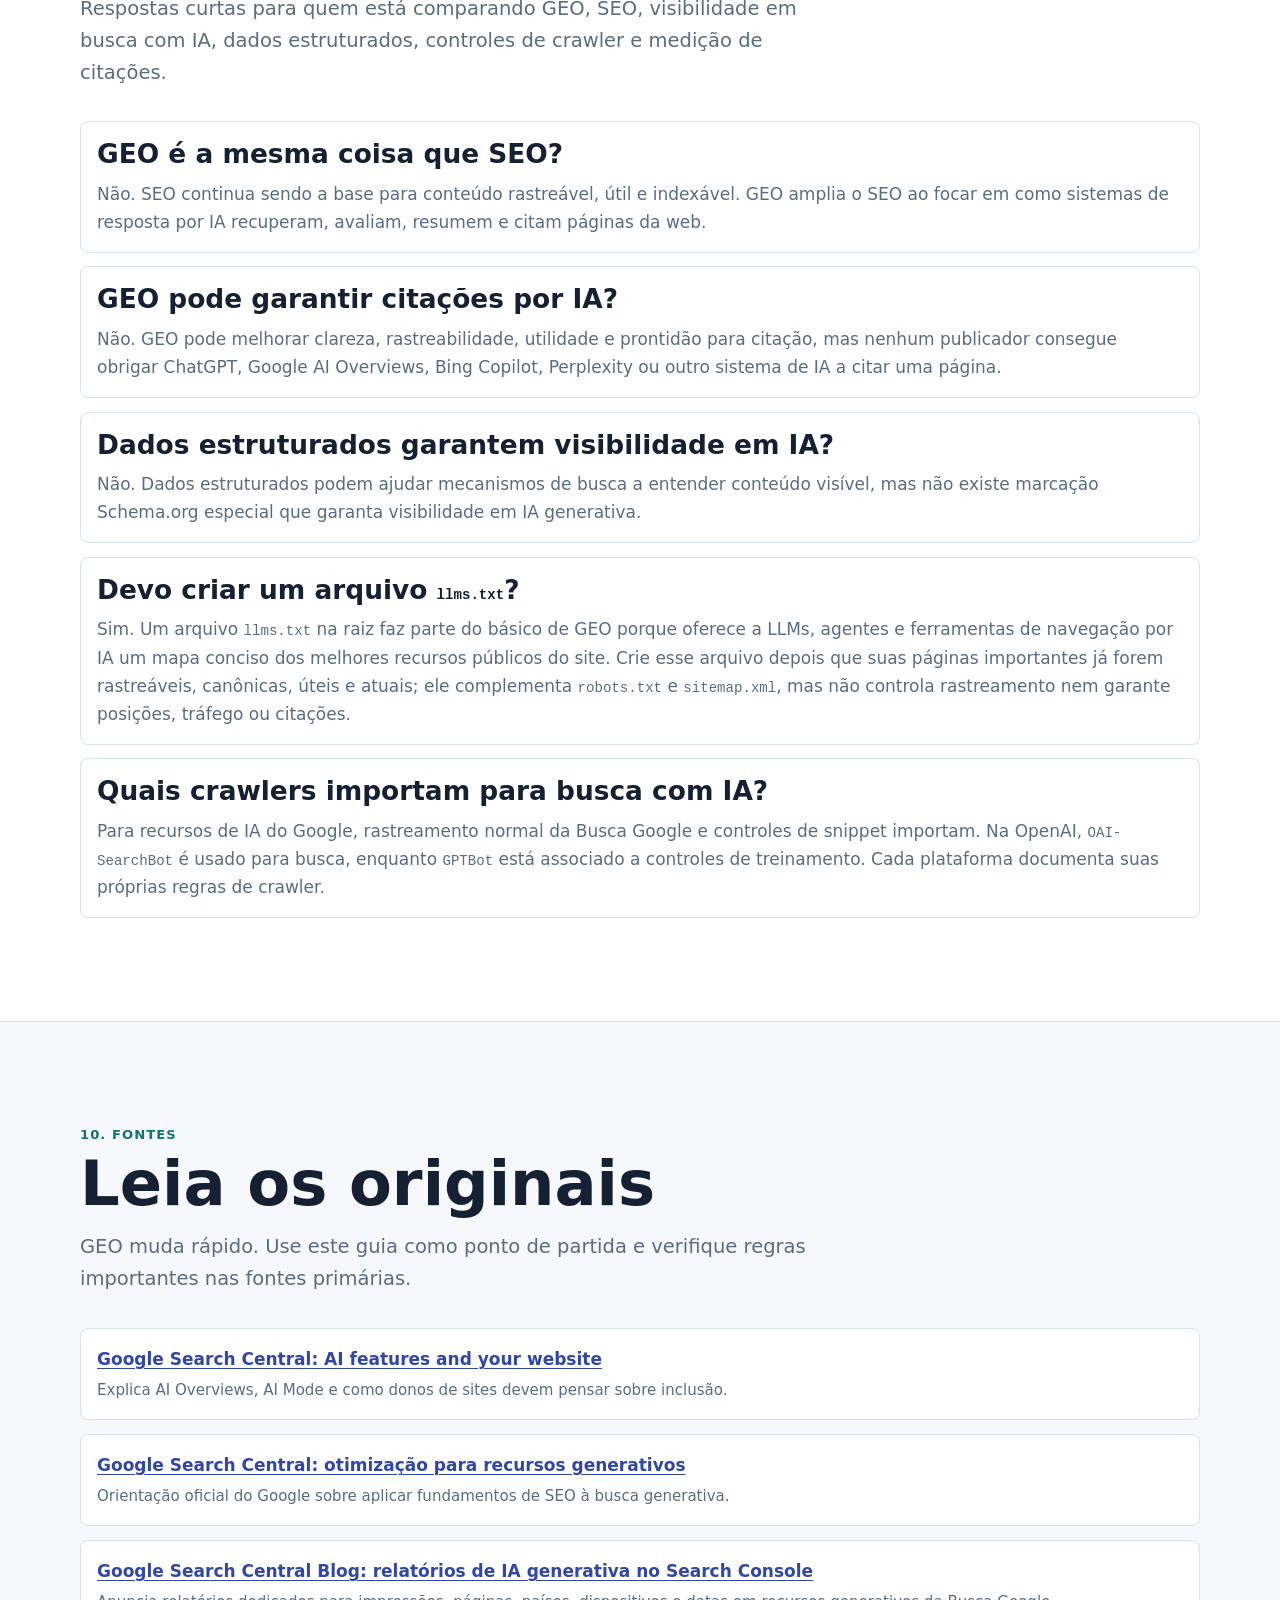
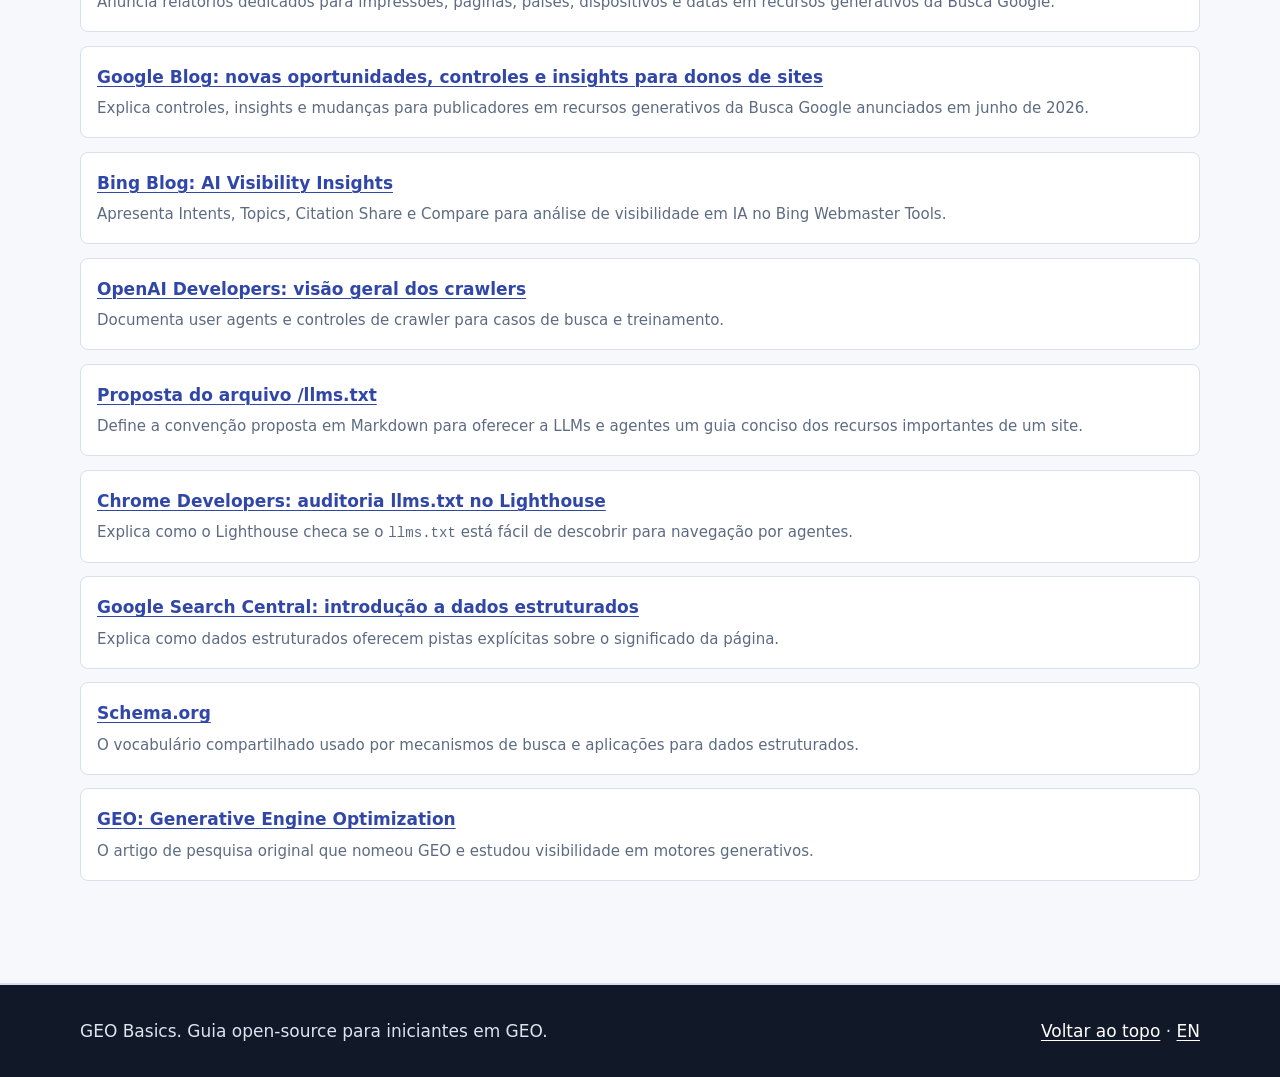
<file: lang/pt-br/index.html>
<!doctype html>
<html lang="pt-BR">
  <head>
    <meta charset="utf-8">
    <meta name="viewport" content="width=device-width, initial-scale=1">
    <title>GEO Basics: Guia de Otimização para Motores Generativos</title>
    <meta name="description" content="Guia introdutório sobre GEO, busca com IA, conteúdo citável, dados estruturados, crawlers e medição.">
    <meta name="keywords" content="GEO, Otimização para Motores Generativos, guia de GEO, busca com IA, otimização para busca com IA, visibilidade em IA, citações por IA, SEO, AI Overviews, ChatGPT Search, Bing Copilot, dados estruturados">
    <meta name="author" content="Fernando Paladini">
    <meta name="robots" content="index, follow">
    <link rel="canonical" href="https://paladini.github.io/generative-engine-optimization-basic-guide/lang/pt-br/">
    <link rel="alternate" hreflang="en" href="https://paladini.github.io/generative-engine-optimization-basic-guide/">
    <link rel="alternate" hreflang="pt-BR" href="https://paladini.github.io/generative-engine-optimization-basic-guide/lang/pt-br/">
    <link rel="alternate" hreflang="x-default" href="https://paladini.github.io/generative-engine-optimization-basic-guide/">
    <link rel="icon" href="../../assets/images/geo-mark.svg" type="image/svg+xml">
    <link rel="stylesheet" href="../../assets/css/site.css?v=20260626a">

    <meta name="DC.Title" content="GEO Basics: Guia de Otimização para Motores Generativos">
    <meta name="DC.Creator" content="Fernando Paladini">
    <meta name="DC.Subject" content="Otimização para Motores Generativos">
    <meta name="DC.Description" content="Guia introdutório sobre GEO, busca com IA, conteúdo citável, dados estruturados, crawlers e medição.">
    <meta name="DC.Publisher" content="Fernando Paladini">
    <meta name="DC.Date" content="2026-06-26">
    <meta name="DC.Type" content="Text">
    <meta name="DC.Format" content="text/html">
    <meta name="DC.Identifier" content="https://paladini.github.io/generative-engine-optimization-basic-guide/lang/pt-br/">
    <meta name="DC.Language" content="pt-BR">
    <meta name="DC.Rights" content="MIT License">

    <meta property="og:title" content="GEO Basics: Guia de Otimização para Motores Generativos">
    <meta property="og:description" content="Guia baseado em fontes sobre GEO, busca com IA, conteúdo citável, dados estruturados, crawlers e medição.">
    <meta property="og:type" content="article">
    <meta property="og:url" content="https://paladini.github.io/generative-engine-optimization-basic-guide/lang/pt-br/">
    <meta property="og:image" content="https://paladini.github.io/generative-engine-optimization-basic-guide/assets/images/geo-basics-social.png">
    <meta name="twitter:card" content="summary_large_image">
    <meta name="twitter:title" content="GEO Basics: Guia de Otimização para Motores Generativos">
    <meta name="twitter:description" content="Guia baseado em fontes sobre GEO, busca com IA, conteúdo citável, dados estruturados, crawlers e medição.">
    <meta name="twitter:image" content="https://paladini.github.io/generative-engine-optimization-basic-guide/assets/images/geo-basics-social.png">

    <script type="application/ld+json">
      {
        "@context": "https://schema.org",
        "@graph": [
          {
            "@type": "TechArticle",
            "@id": "https://paladini.github.io/generative-engine-optimization-basic-guide/lang/pt-br/#article",
            "headline": "GEO Basics: Guia de Otimização para Motores Generativos",
            "description": "Guia introdutório sobre GEO, busca com IA, conteúdo citável, dados estruturados, crawlers e medição.",
            "author": {
              "@type": "Person",
              "name": "Fernando Paladini"
            },
            "publisher": {
              "@type": "Organization",
              "name": "GEO Basics",
              "url": "https://paladini.github.io/generative-engine-optimization-basic-guide/",
              "logo": {
                "@type": "ImageObject",
                "url": "https://paladini.github.io/generative-engine-optimization-basic-guide/assets/images/geo-mark.svg"
              }
            },
            "datePublished": "2026-06-24",
            "dateModified": "2026-06-26",
            "inLanguage": "pt-BR",
            "mainEntityOfPage": "https://paladini.github.io/generative-engine-optimization-basic-guide/lang/pt-br/",
            "url": "https://paladini.github.io/generative-engine-optimization-basic-guide/lang/pt-br/",
            "image": "https://paladini.github.io/generative-engine-optimization-basic-guide/assets/images/geo-basics-social.png",
            "keywords": [
              "Otimização para Motores Generativos",
              "GEO Basics",
              "guia de GEO",
              "busca com IA",
              "otimização para busca com IA",
              "visibilidade em IA",
              "conteúdo citável",
              "dados estruturados",
              "controles de crawler"
            ],
            "about": [
              "Otimização para Motores Generativos",
              "Busca com IA",
              "SEO"
            ],
            "mentions": [
              "Google AI Overviews",
              "Google AI Mode",
              "ChatGPT Search",
              "Bing Copilot",
              "Bing AI Performance",
              "Schema.org",
              "OAI-SearchBot",
              "GPTBot",
              "llms.txt"
            ],
            "isAccessibleForFree": true,
            "license": "https://opensource.org/license/mit"
          },
          {
            "@type": "FAQPage",
            "@id": "https://paladini.github.io/generative-engine-optimization-basic-guide/lang/pt-br/#faq",
            "inLanguage": "pt-BR",
            "mainEntity": [
              {
                "@type": "Question",
                "name": "GEO é a mesma coisa que SEO?",
                "acceptedAnswer": {
                  "@type": "Answer",
                  "text": "Não. SEO continua sendo a base para conteúdo rastreável, útil e indexável. GEO amplia o SEO ao focar em como sistemas de resposta por IA recuperam, avaliam, resumem e citam páginas da web."
                }
              },
              {
                "@type": "Question",
                "name": "GEO pode garantir citações por IA?",
                "acceptedAnswer": {
                  "@type": "Answer",
                  "text": "Não. GEO pode melhorar clareza, rastreabilidade, utilidade e prontidão para citação, mas nenhum publicador consegue obrigar ChatGPT, Google AI Overviews, Bing Copilot, Perplexity ou outro sistema de IA a citar uma página."
                }
              },
              {
                "@type": "Question",
                "name": "Dados estruturados garantem visibilidade em IA?",
                "acceptedAnswer": {
                  "@type": "Answer",
                  "text": "Não. Dados estruturados podem ajudar mecanismos de busca a entender conteúdo visível, mas não existe marcação Schema.org especial que garanta visibilidade em IA generativa."
                }
              },
              {
                "@type": "Question",
                "name": "Devo criar um arquivo llms.txt?",
                "acceptedAnswer": {
                  "@type": "Answer",
                  "text": "Sim. Um arquivo llms.txt na raiz faz parte do básico de GEO porque oferece a LLMs, agentes e ferramentas de navegação por IA um mapa conciso dos melhores recursos públicos do site. Crie esse arquivo depois que suas páginas importantes já forem rastreáveis, canônicas, úteis e atuais; ele complementa robots.txt e sitemap.xml, mas não controla rastreamento nem garante posições, tráfego ou citações."
                }
              },
              {
                "@type": "Question",
                "name": "Quais crawlers importam para busca com IA?",
                "acceptedAnswer": {
                  "@type": "Answer",
                  "text": "Para recursos de IA do Google, rastreamento normal da Busca Google e controles de snippet importam. Na OpenAI, OAI-SearchBot é usado para busca, enquanto GPTBot está associado a controles de treinamento. Cada plataforma documenta suas próprias regras de crawler."
                }
              }
            ]
          }
        ]
      }
    </script>
  </head>
  <body>
    <a class="skip-link" href="#main">Ir para o conteúdo</a>
    <div class="progress" aria-hidden="true"><span class="progress__bar" data-progress></span></div>

    <header class="topbar">
      <div class="topbar__inner">
        <a class="brand" href="#top" aria-label="Início do GEO Basics">
          <img class="brand__mark" src="../../assets/images/geo-mark.svg" alt="">
          <span>GEO Basics</span>
        </a>
        <nav class="topbar__links" data-section-nav aria-label="Seções do guia">
          <a href="#what">O que é GEO?</a>
          <a href="#systems">Como a IA responde</a>
          <a href="#apply">Aplicar</a>
          <a href="#llms">llms.txt</a>
          <a href="#examples">Exemplos</a>
          <a href="#measure">Medir</a>
          <a href="#faq">FAQ</a>
          <a href="#sources">Fontes</a>
          <a href="https://github.com/paladini/generative-engine-optimization-basic-guide" target="_blank" rel="noopener">GitHub</a>
          <a class="language-switch" href="../../index.html" hreflang="en" aria-label="Ler em inglês" title="Ler em inglês">
            <img class="flag-icon" src="../../assets/images/flag-us.svg" alt="" width="36" height="24" loading="lazy">
            <span class="language-switch__label" lang="en" aria-hidden="true">EN</span>
            <span class="sr-only">Ler em inglês</span>
          </a>
        </nav>
      </div>
    </header>

    <section class="hero" id="top">
      <div class="hero__inner">
        <div>
          <h1>Otimização para Motores Generativos (GEO): Guia Básico</h1>
          <p class="hero__subtitle">Um guia prático para busca com IA</p>
          <p class="hero__text">
            GEO é a prática de preparar o conteúdo da web para que sistemas generativos de resposta consigam
            encontrá-lo, entendê-lo, confiar nele e citá-lo. Ele não substitui o SEO; amplia o SEO para o
            contexto das respostas geradas por IA.
          </p>
          <nav class="reading-path" aria-label="Caminho recomendado de leitura">
            <span>Comece por aqui:</span>
            <a href="#what">definição</a>
            <a href="#apply">otimização da página</a>
            <a href="#llms">llms.txt</a>
            <a href="#measure">medição</a>
            <a href="#faq">FAQ</a>
          </nav>
          <div class="hero__actions">
            <a class="button button--primary" href="#what">Começar o guia</a>
            <a class="button" href="../../index.html" hreflang="en">Ler em inglês</a>
          </div>
        </div>

        <div class="hero__visual hero__answer-card" aria-label="Resumo rápido">
          <strong>Resumo rápido:</strong>
          <p>
            Otimização para Motores Generativos (GEO) ajuda uma página da web a ser mais fácil de recuperar,
            interpretar, avaliar e citar por sistemas de busca com IA.
          </p>
          <p>
            Este guia explica os fundamentos de GEO: respostas claras, estrutura de conteúdo, marcação
            Schema.org, controles de crawler, guias <code>llms.txt</code>, sinais de fonte e hábitos de medição
            que tornam o conteúdo mais útil para pessoas e mais legível para motores de resposta.
          </p>
        </div>
      </div>
    </section>

    <main id="main">
      <section class="section" id="what">
        <div class="section__inner">
          <div class="section__header">
            <span class="section__number">01. A ideia</span>
            <h2>O que é Otimização para Motores Generativos?</h2>
            <p class="lead">
              Otimização para Motores Generativos é o trabalho de melhorar a forma como seu conteúdo aparece
              em respostas geradas por IA. O objetivo não é apenas conquistar um link azul; é ser escolhido
              como fonte útil quando um sistema monta uma resposta.
            </p>
          </div>

          <div class="grid grid--3">
            <article class="card">
              <h3>Qual é a diferença entre GEO e SEO?</h3>
              <p>
                SEO ajuda páginas a serem rastreáveis, indexáveis, relevantes e úteis na busca tradicional. GEO parte
                dessa base e pergunta se um motor de resposta consegue extrair a afirmação, a evidência, as entidades,
                as datas e o contexto necessários para citar a página.
              </p>
            </article>
            <article class="card">
              <h3>GEO adiciona o raciocínio de citação</h3>
              <p>
                A página precisa responder perguntas claras, apresentar evidências, nomear entidades de forma
                consistente e tornar seus melhores trechos fáceis de extrair sem perder contexto.
              </p>
            </article>
            <article class="card">
              <h3>Não existe botão mágico</h3>
              <p>
                Não há tag, plugin ou truque que garanta citação por IA. GEO trabalha elegibilidade, clareza,
                utilidade e sinais de confiança para tornar seu conteúdo uma fonte melhor.
              </p>
            </article>
          </div>

          <ul class="pill-list" aria-label="Básicos de GEO">
            <li>Páginas rastreáveis</li>
            <li>Títulos e subtítulos claros</li>
            <li>Respostas diretas</li>
            <li>Evidências e fontes</li>
            <li>Dados estruturados</li>
            <li>Guias llms.txt</li>
            <li>Conteúdo atualizado</li>
          </ul>
        </div>
      </section>

      <section class="section section--soft" id="systems">
        <div class="section__inner">
          <div class="section__header">
            <span class="section__number">02. A visão da máquina</span>
            <h2>Como respostas de IA usam a web</h2>
            <p class="lead">
              Muitas experiências de busca com IA combinam recuperação de informações com geração de texto.
              O sistema pode expandir a pergunta, procurar fontes candidatas, extrair trechos úteis, escrever
              a resposta e exibir citações.
            </p>
          </div>

          <figure class="diagram">
            <img src="../../assets/diagrams/geo-answer-pipeline.svg" alt="Fluxo da pergunta do usuário para query fan-out, recuperação, avaliação de fontes, síntese e citação.">
            <figcaption class="caption">
              Um pipeline simplificado de resposta. Na prática, cada plataforma funciona de um jeito, mas o hábito de GEO é o mesmo:
              deixar a página fácil de encontrar, interpretar, avaliar e citar.
            </figcaption>
          </figure>

          <div class="callout">
            <p>
              Pense assim: respostas de IA não apenas "ranqueiam dez links". Elas podem sintetizar informações
              a partir de várias buscas e páginas de apoio. Por isso, clareza e evidências pesam mais que repetir palavras-chave.
            </p>
          </div>
        </div>
      </section>

      <section class="section" id="pillars">
        <div class="section__inner">
          <div class="section__header">
            <span class="section__number">03. O básico</span>
            <h2>Os seis pilares de GEO</h2>
            <p class="lead">
              Se for para guardar uma sequência, guarde esta: ser encontrado, ser entendido, ser útil,
              gerar confiança, ser citável e manter tudo atualizado.
            </p>
          </div>

          <div class="grid grid--3">
            <article class="card">
              <h3>1. Descobrível</h3>
              <p>Permita que páginas úteis sejam rastreadas. Use links internos bem planejados, sitemaps, URLs canônicas e páginas que carreguem o conteúdo principal sem escondê-lo.</p>
            </article>
            <article class="card">
              <h3>2. Compreensível</h3>
              <p>Use títulos descritivos, subtítulos, HTML semântico, nomes de entidades, definições e dados estruturados quando eles combinarem com o conteúdo visível.</p>
            </article>
            <article class="card">
              <h3>3. Útil</h3>
              <p>Responda perguntas reais de forma direta. Inclua exemplos, comparações, limites, vantagens e próximos passos em vez de conteúdo genérico.</p>
            </article>
            <article class="card">
              <h3>4. Confiável</h3>
              <p>Mostre quem criou o conteúdo, quando ele foi atualizado, que evidências o sustentam e onde o leitor pode verificar afirmações importantes.</p>
            </article>
            <article class="card">
              <h3>5. Citável</h3>
              <p>Escreva blocos compactos de resposta, tabelas, listas, definições e resumos que façam sentido sozinhos, mas apontem para um contexto mais amplo.</p>
            </article>
            <article class="card">
              <h3>6. Atualizado</h3>
              <p>Atualize páginas sensíveis ao tempo. Marque datas com clareza. Remova afirmações antigas. Use Search Console, Bing Webmaster Tools e IndexNow quando fizer sentido.</p>
            </article>
          </div>
        </div>
      </section>

      <section class="section section--soft" id="apply">
        <div class="section__inner">
          <div class="section__header">
            <span class="section__number">04. Prática</span>
            <h2>Como otimizar uma página para GEO</h2>
            <p class="lead">
              Comece pela página que uma pessoa vê. Se um leitor com pouco tempo consegue entender a resposta,
              a evidência e o próximo passo, um sistema de recuperação por IA tem uma fonte mais limpa para trabalhar.
            </p>
          </div>

          <div class="steps">
            <article class="step">
              <div>
                <h3>Escolha uma intenção de busca</h3>
                <p>Escreva a página em torno de uma pergunta ou tarefa clara. Evite tentar responder tudo de forma vaga.</p>
              </div>
            </article>
            <article class="step">
              <div>
                <h3>Abra com a resposta</h3>
                <p>Dê uma resposta concisa perto do topo; depois explique detalhes, exemplos, exceções e evidências.</p>
              </div>
            </article>
            <article class="step">
              <div>
                <h3>Deixe as entidades explícitas</h3>
                <p>Nomeie produto, pessoa, marca, local, padrão, método ou tópico de modo consistente. Crie links para páginas relacionadas.</p>
              </div>
            </article>
            <article class="step">
              <div>
                <h3>Adicione apoio verificável</h3>
                <p>Use exemplos originais, datas, fontes, capturas, dados, notas de autoria ou metodologia quando isso ajudar o leitor.</p>
              </div>
            </article>
          </div>

          <figure class="diagram">
            <img src="../../assets/diagrams/geo-page-anatomy.svg" alt="Anatomia de uma página preparada para GEO com resposta, evidência, estrutura, metadados e medição.">
            <figcaption class="caption">
              Uma página preparada para GEO não fica entupida de palavras-chave. Ela organiza a afirmação principal,
              a prova e o contexto de um jeito fácil de verificar.
            </figcaption>
          </figure>

          <ul class="checklist" aria-label="Checklist de página para GEO">
            <li>Use título e descrição claros.</li>
            <li>Coloque a resposta direta perto do topo.</li>
            <li>Divida seções com subtítulos significativos.</li>
            <li>Use tabelas para comparações e fatos.</li>
            <li>Adicione marcação Schema.org apenas para conteúdo visível.</li>
            <li>Mostre autor, publicador e datas de atualização.</li>
            <li>Crie links para fontes primárias e páginas mais profundas.</li>
            <li>Mantenha conteúdo importante rastreável em HTML.</li>
          </ul>
        </div>
      </section>

      <section class="section" id="llms">
        <div class="section__inner">
          <div class="section__header">
            <span class="section__number">05. Guia para agentes</span>
            <h2>Como o llms.txt entra em GEO</h2>
            <p class="lead">
              Um arquivo <code>llms.txt</code> na raiz do site é um guia em Markdown para LLMs, agentes e
              ferramentas de navegação por IA que optem por lê-lo. Ele entra no básico de GEO porque ajuda
              essas ferramentas a encontrar seus melhores recursos públicos depois que suas páginas já são
              rastreáveis, úteis e atuais.
            </p>
          </div>

          <div class="grid grid--2">
            <article class="card">
              <h3>O que ele faz</h3>
              <p>
                Use o <code>llms.txt</code> para resumir o site, indicar o público, listar pontos de partida
                canônicos, apontar para fontes primárias e explicar onde ficam arquivos técnicos ou políticas de
                atualização. Ele é um mapa curado para agentes, não um substituto do conteúdo.
              </p>
            </article>
            <article class="card">
              <h3>O que ele não faz</h3>
              <p>
                Ele não controla acesso de crawlers, não substitui o sitemap, não torna conteúdo escondido visível
                e não garante posições, tráfego ou citações por IA. Para a Busca Google e seus recursos generativos,
                o rastreamento normal da Busca e os controles de snippet continuam importantes.
              </p>
            </article>
          </div>

          <ul class="checklist" aria-label="Como llms.txt se relaciona com outros arquivos de GEO">
            <li><code>robots.txt</code> orienta o acesso de crawlers.</li>
            <li><code>sitemap.xml</code> lista URLs canônicas.</li>
            <li>O HTML visível carrega o conteúdo principal para leitores e sistemas.</li>
            <li>Dados estruturados dão pistas explícitas sobre o significado do conteúdo visível.</li>
            <li><code>llms.txt</code> entrega a LLMs e agentes um guia curado dos melhores recursos públicos do site.</li>
          </ul>

          <article class="card">
            <h3>Uma estrutura simples para llms.txt</h3>
            <p>
              Mantenha o arquivo curto, baseado em fontes e honesto. Aponte para páginas que já explicam bem o
              assunto e atualize o arquivo quando seus recursos canônicos ou a orientação das plataformas mudarem.
              A <a href="https://llmstxt.org/" target="_blank" rel="noopener">proposta do llms.txt</a> define a
              convenção, e a
              <a href="https://developer.chrome.com/docs/lighthouse/agentic-browsing/llms-txt" target="_blank" rel="noopener">auditoria de llms.txt no Lighthouse</a>
              ajuda a checar se o arquivo está fácil de descobrir.
            </p>
            <div class="snippet snippet--compact">
              <div class="snippet__top">
                <span>Exemplo de llms.txt</span>
                <button class="copy-button" data-copy="#snippet-llms" data-copied="Copiado" data-failed="Selecione">Copiar</button>
              </div>
              <pre><code id="snippet-llms"># Site de exemplo
&gt; Guia prático, com fontes, sobre [tópico] para [público].

## Comece aqui
- [Guia principal](https://example.com/): Definições, exemplos e recomendações atuais.
- [FAQ](https://example.com/faq/): Respostas curtas para dúvidas comuns.

## Recursos canônicos
- [Metodologia](https://example.com/methodology/): Como as orientações são pesquisadas e atualizadas.
- [Fontes](https://example.com/sources/): Referências primárias e citações.

## Arquivos técnicos
- [Sitemap](https://example.com/sitemap.xml): Lista de URLs canônicas.
- [Robots](https://example.com/robots.txt): Orientação de acesso para crawlers.

## Política de atualização
- Atualizado mensalmente ou quando a documentação das plataformas mudar.
- Prefira as páginas canônicas acima em vez de resumos em sites de terceiros.</code></pre>
            </div>
          </article>
        </div>
      </section>

      <section class="section" id="examples">
        <div class="section__inner">
          <div class="section__header">
            <span class="section__number">06. Exemplos</span>
            <h2>Trechos curtos que você pode reutilizar</h2>
            <p class="lead">
              Estes exemplos não são tags mágicas. São modelos de publicação clara: metadados,
              dados estruturados, controles de crawler e estrutura de artigo.
            </p>
          </div>

          <article class="card">
            <h3>Metadados básicos da página</h3>
            <p>Use título e descrição específicos. Adicione links canônicos e alternativos de idioma quando tiver páginas traduzidas. Se quiser se aprofundar em metadados, leia <a href="https://paladini.github.io/dublin-core-basics/lang/pt-br/index.html" target="_blank" rel="noopener">Dublin Core: O Guia dos Iniciantes</a>.</p>
            <div class="snippet">
              <div class="snippet__top">
                <span>HTML head</span>
                <button class="copy-button" data-copy="#snippet-meta" data-copied="Copiado" data-failed="Selecione">Copiar</button>
              </div>
              <pre><code id="snippet-meta">&lt;title&gt;GEO Basics: Guia de Otimização para Motores Generativos&lt;/title&gt;
&lt;meta name="description" content="Um guia introdutório sobre GEO aplicado a sites, artigos e conteúdo na web."&gt;
&lt;link rel="canonical" href="https://example.com/generative-engine-optimization-basic-guide/lang/pt-br/"&gt;
&lt;link rel="alternate" hreflang="en" href="https://example.com/generative-engine-optimization-basic-guide/"&gt;
&lt;link rel="alternate" hreflang="pt-BR" href="https://example.com/generative-engine-optimization-basic-guide/lang/pt-br/"&gt;</code></pre>
            </div>
          </article>

          <article class="card">
            <h3>JSON-LD para artigo</h3>
            <p>Dados estruturados deixam explícitas algumas pistas sobre a página. Eles devem combinar com o que o leitor vê.</p>
            <div class="snippet">
              <div class="snippet__top">
                <span>JSON-LD</span>
                <button class="copy-button" data-copy="#snippet-jsonld" data-copied="Copiado" data-failed="Selecione">Copiar</button>
              </div>
              <pre><code id="snippet-jsonld">&lt;script type="application/ld+json"&gt;
{
  "@context": "https://schema.org",
  "@type": "TechArticle",
  "headline": "Como aplicar GEO a uma página de produto",
  "author": { "@type": "Person", "name": "Ana Silva" },
  "dateModified": "2026-06-24",
  "inLanguage": "pt-BR",
  "about": ["Otimização para Motores Generativos", "Busca com IA"]
}
&lt;/script&gt;</code></pre>
            </div>
          </article>

          <article class="card">
            <h3>Controles para crawlers da OpenAI</h3>
            <p>A OpenAI documenta user agents separados para busca e treinamento de modelos. Decida o que seu site deve permitir.</p>
            <div class="snippet">
              <div class="snippet__top">
                <span>Exemplo de robots.txt</span>
                <button class="copy-button" data-copy="#snippet-robots" data-copied="Copiado" data-failed="Selecione">Copiar</button>
              </div>
              <pre><code id="snippet-robots">User-agent: OAI-SearchBot
Allow: /

User-agent: GPTBot
Disallow: /

Sitemap: https://example.com/sitemap.xml</code></pre>
            </div>
          </article>

          <article class="card">
            <h3>Estrutura de artigo citável</h3>
            <p>Deixe a resposta útil fácil de citar; depois entregue prova e contexto para o leitor.</p>
            <div class="snippet">
              <div class="snippet__top">
                <span>Modelo de conteúdo</span>
                <button class="copy-button" data-copy="#snippet-outline" data-copied="Copiado" data-failed="Selecione">Copiar</button>
              </div>
              <pre><code id="snippet-outline">H1: O que é [tópico]?
Resposta curta: um parágrafo que responde diretamente.
Por que importa: quem precisa disso e que problema resolve.
Como funciona: passos, diagrama ou tabela.
Exemplo: um cenário real, não uma afirmação genérica.
Evidência: fontes, dados, experiência do autor ou metodologia.
Limites: quando este conselho não se aplica.
Próximo passo: o que o leitor deve fazer agora.</code></pre>
            </div>
          </article>
        </div>
      </section>

      <section class="section section--soft" id="myths">
        <div class="section__inner">
          <div class="section__header">
            <span class="section__number">07. Cuidado</span>
            <h2>GEO pode garantir citações por IA?</h2>
            <p class="lead">
              Não. GEO pode melhorar clareza, rastreabilidade, utilidade e prontidão para citação, mas nenhuma técnica
              obriga um sistema de IA a citar ou ranquear uma página. Um guia cuidadoso também precisa dizer o que não fazer.
            </p>
          </div>

          <div class="grid grid--2">
            <article class="card">
              <h3>Não é garantia</h3>
              <p>Nenhum publicador consegue obrigar ChatGPT, Google AI Overviews, Bing Copilot, Perplexity ou outro sistema a citar uma página.</p>
            </article>
            <article class="card">
              <h3>Não é repetição de palavra-chave</h3>
              <p>Criar uma página para cada variação de pergunta pode gerar conteúdo fraco. Faça menos páginas, mas melhores.</p>
            </article>
            <article class="card">
              <h3>Não é marcação secreta</h3>
              <p>Dados estruturados ajudam mecanismos de busca a entender conteúdo, mas não existe Schema.org especial que garanta visibilidade em IA generativa.</p>
            </article>
            <article class="card">
              <h3>Não é só texto</h3>
              <p>Imagens, vídeos, diagramas, feeds de produto e perfis comerciais ajudam quando combinam com o que o usuário precisa.</p>
            </article>
          </div>
        </div>
      </section>

      <section class="section" id="measure">
        <div class="section__inner">
          <div class="section__header">
            <span class="section__number">08. Ciclo de melhoria</span>
            <h2>Como medir visibilidade em GEO</h2>
            <p class="lead">
              A medição de GEO ainda está amadurecendo, mas você pode checar sinais reais:
              acesso de crawlers, indexação, dados estruturados, relatórios de recursos de IA,
              citações quando as plataformas mostram esse dado, logs e prompts repetíveis.
            </p>
          </div>

          <div class="callout">
            <p>Nenhum verificador garante posições, tráfego, citações no ChatGPT, citações no Perplexity ou inclusão no Google AI Overview. Use estas ferramentas para encontrar evidências e corrigir problemas concretos.</p>
          </div>

          <div class="grid grid--2">
            <article class="card">
              <h3>Linting GEO open-source</h3>
              <p>Comece pelo <a href="https://ijonis.com/en/ai-visibility-checker" target="_blank" rel="noopener">IJONIS AI Visibility Checker</a>, uma varredura gratuita e direcional apoiada pelo <a href="https://github.com/IJONIS/geo-lint" target="_blank" rel="noopener">IJONIS/geo-lint</a>. Use para investigar estrutura da página, títulos em formato de pergunta, schema, qualidade do conteúdo e problemas de prontidão para citação que você pode corrigir.</p>
            </article>
            <article class="card">
              <h3>Checagens oficiais do Google</h3>
              <p>Use o <a href="https://search.google.com/search-console/about" target="_blank" rel="noopener">Google Search Console</a> e a <a href="https://support.google.com/webmasters/answer/9012289" target="_blank" rel="noopener">Inspeção de URL</a> para rastreamento, indexação, consultas, sitemap e status de páginas. Quando disponível, consulte os <a href="https://developers.google.com/search/blog/2026/06/gen-ai-performance-reports" target="_blank" rel="noopener">relatórios de desempenho em IA generativa</a> para impressões, páginas, países, dispositivos e datas.</p>
            </article>
            <article class="card">
              <h3>Checagens oficiais do Bing</h3>
              <p>Use o <a href="https://blogs.bing.com/webmaster/February-2026/Introducing-AI-Performance-in-Bing-Webmaster-Tools-Public-Preview" target="_blank" rel="noopener">Bing AI Performance</a> e o <a href="https://blogs.bing.com/search/June-2026/New-AI-Visibility-Insights-in-Bing-Webmaster-Tools-Intents-Topics-Citation-Share-Compare" target="_blank" rel="noopener">AI Visibility Insights</a> para citações, páginas citadas, grounding queries, tendências, Intents, Topics, Citation Share e Compare. Combine isso com a <a href="https://www.bing.com/webmasters/help/url-inspection-55a30305" target="_blank" rel="noopener">Inspeção de URL do Bing</a> e o <a href="https://www.bing.com/indexnow" target="_blank" rel="noopener">IndexNow</a>.</p>
            </article>
            <article class="card">
              <h3>Schema, velocidade e prontidão para agentes</h3>
              <p>Rode o <a href="https://search.google.com/test/rich-results" target="_blank" rel="noopener">Teste de pesquisa aprimorada</a>, o <a href="https://validator.schema.org/" target="_blank" rel="noopener">Schema Markup Validator</a>, o <a href="https://pagespeed.web.dev/" target="_blank" rel="noopener">PageSpeed Insights</a> e o <a href="https://developer.chrome.com/docs/lighthouse/overview" target="_blank" rel="noopener">Lighthouse</a>. O Lighthouse também tem uma <a href="https://developer.chrome.com/docs/lighthouse/agentic-browsing/llms-txt" target="_blank" rel="noopener">auditoria experimental de llms.txt</a> para prontidão de navegação por agentes.</p>
            </article>
            <article class="card">
              <h3>Acesso de crawlers e logs</h3>
              <p>Verifique se seu <code>robots.txt</code>, WAF, CDN e logs do servidor permitem os crawlers que importam para você. Use a <a href="https://developers.openai.com/api/docs/bots" target="_blank" rel="noopener">documentação de crawlers da OpenAI</a>, a <a href="https://docs.perplexity.ai/docs/resources/perplexity-crawlers" target="_blank" rel="noopener">documentação de crawlers do Perplexity</a> e um analisador open-source de logs como o <a href="https://goaccess.io/" target="_blank" rel="noopener">GoAccess</a>.</p>
            </article>
            <article class="card">
              <h3>Monitoramento repetível por prompts</h3>
              <p>Para checagens avançadas, use ferramentas open-source como o <a href="https://github.com/aryamantodkar/oneglanse" target="_blank" rel="noopener">OneGlanse</a> para acompanhar respostas reais em produtos de IA, ou o <a href="https://github.com/promptfoo/promptfoo" target="_blank" rel="noopener">promptfoo</a> para executar testes repetíveis de prompts. Registre se sua marca ou URL aparece, se concorrentes são citados e quais fontes os sistemas de resposta preferem.</p>
            </article>
          </div>

          <ul class="checklist" aria-label="Checklist de medição de GEO">
            <li>Inspecione URLs prioritárias no Google Search Console e no Bing Webmaster Tools.</li>
            <li>Valide dados estruturados e confirme que eles combinam com o conteúdo visível da página.</li>
            <li>Rastreie o site com um crawler de SEO como o <a href="https://github.com/janreges/siteone-crawler" target="_blank" rel="noopener">SiteOne Crawler</a> para encontrar links quebrados, metadados ausentes, redirecionamentos e páginas fracas.</li>
            <li>Revise logs do servidor para confirmar acesso de crawlers de busca e IA em vez de adivinhar.</li>
            <li>Rode o mesmo conjunto de prompts toda semana e registre citações, menções, concorrentes e padrões de fontes.</li>
            <li>Trate cada pontuação como sinal de diagnóstico, não como prova de que um sistema de IA vai citar você.</li>
          </ul>
        </div>
      </section>

      <section class="section" id="faq">
        <div class="section__inner">
          <div class="section__header">
            <span class="section__number">09. FAQ</span>
            <h2>Perguntas frequentes sobre GEO</h2>
            <p class="lead">
              Respostas curtas para quem está comparando GEO, SEO, visibilidade em busca com IA,
              dados estruturados, controles de crawler e medição de citações.
            </p>
          </div>

          <div class="faq-list">
            <article class="faq-item">
              <h3>GEO é a mesma coisa que SEO?</h3>
              <p>Não. SEO continua sendo a base para conteúdo rastreável, útil e indexável. GEO amplia o SEO ao focar em como sistemas de resposta por IA recuperam, avaliam, resumem e citam páginas da web.</p>
            </article>
            <article class="faq-item">
              <h3>GEO pode garantir citações por IA?</h3>
              <p>Não. GEO pode melhorar clareza, rastreabilidade, utilidade e prontidão para citação, mas nenhum publicador consegue obrigar ChatGPT, Google AI Overviews, Bing Copilot, Perplexity ou outro sistema de IA a citar uma página.</p>
            </article>
            <article class="faq-item">
              <h3>Dados estruturados garantem visibilidade em IA?</h3>
              <p>Não. Dados estruturados podem ajudar mecanismos de busca a entender conteúdo visível, mas não existe marcação Schema.org especial que garanta visibilidade em IA generativa.</p>
            </article>
            <article class="faq-item">
              <h3>Devo criar um arquivo <code>llms.txt</code>?</h3>
              <p>Sim. Um arquivo <code>llms.txt</code> na raiz faz parte do básico de GEO porque oferece a LLMs, agentes e ferramentas de navegação por IA um mapa conciso dos melhores recursos públicos do site. Crie esse arquivo depois que suas páginas importantes já forem rastreáveis, canônicas, úteis e atuais; ele complementa <code>robots.txt</code> e <code>sitemap.xml</code>, mas não controla rastreamento nem garante posições, tráfego ou citações.</p>
            </article>
            <article class="faq-item">
              <h3>Quais crawlers importam para busca com IA?</h3>
              <p>Para recursos de IA do Google, rastreamento normal da Busca Google e controles de snippet importam. Na OpenAI, <code>OAI-SearchBot</code> é usado para busca, enquanto <code>GPTBot</code> está associado a controles de treinamento. Cada plataforma documenta suas próprias regras de crawler.</p>
            </article>
          </div>
        </div>
      </section>

      <section class="section section--soft" id="sources">
        <div class="section__inner">
          <div class="section__header">
            <span class="section__number">10. Fontes</span>
            <h2>Leia os originais</h2>
            <p class="lead">
              GEO muda rápido. Use este guia como ponto de partida e verifique regras importantes nas fontes primárias.
            </p>
          </div>

          <div class="source-list">
            <article class="source">
              <a href="https://developers.google.com/search/docs/appearance/ai-features" target="_blank" rel="noopener">Google Search Central: AI features and your website</a>
              <span>Explica AI Overviews, AI Mode e como donos de sites devem pensar sobre inclusão.</span>
            </article>
            <article class="source">
              <a href="https://developers.google.com/search/docs/fundamentals/ai-optimization-guide" target="_blank" rel="noopener">Google Search Central: otimização para recursos generativos</a>
              <span>Orientação oficial do Google sobre aplicar fundamentos de SEO à busca generativa.</span>
            </article>
            <article class="source">
              <a href="https://developers.google.com/search/blog/2026/06/gen-ai-performance-reports" target="_blank" rel="noopener">Google Search Central Blog: relatórios de IA generativa no Search Console</a>
              <span>Anuncia relatórios dedicados para impressões, páginas, países, dispositivos e datas em recursos generativos da Busca Google.</span>
            </article>
            <article class="source">
              <a href="https://blog.google/products-and-platforms/products/search/new-controls-website-owners/" target="_blank" rel="noopener">Google Blog: novas oportunidades, controles e insights para donos de sites</a>
              <span>Explica controles, insights e mudanças para publicadores em recursos generativos da Busca Google anunciados em junho de 2026.</span>
            </article>
            <article class="source">
              <a href="https://blogs.bing.com/search/June-2026/New-AI-Visibility-Insights-in-Bing-Webmaster-Tools-Intents-Topics-Citation-Share-Compare" target="_blank" rel="noopener">Bing Blog: AI Visibility Insights</a>
              <span>Apresenta Intents, Topics, Citation Share e Compare para análise de visibilidade em IA no Bing Webmaster Tools.</span>
            </article>
            <article class="source">
              <a href="https://developers.openai.com/api/docs/bots" target="_blank" rel="noopener">OpenAI Developers: visão geral dos crawlers</a>
              <span>Documenta user agents e controles de crawler para casos de busca e treinamento.</span>
            </article>
            <article class="source">
              <a href="https://llmstxt.org/" target="_blank" rel="noopener">Proposta do arquivo /llms.txt</a>
              <span>Define a convenção proposta em Markdown para oferecer a LLMs e agentes um guia conciso dos recursos importantes de um site.</span>
            </article>
            <article class="source">
              <a href="https://developer.chrome.com/docs/lighthouse/agentic-browsing/llms-txt" target="_blank" rel="noopener">Chrome Developers: auditoria llms.txt no Lighthouse</a>
              <span>Explica como o Lighthouse checa se o <code>llms.txt</code> está fácil de descobrir para navegação por agentes.</span>
            </article>
            <article class="source">
              <a href="https://developers.google.com/search/docs/appearance/structured-data/intro-structured-data" target="_blank" rel="noopener">Google Search Central: introdução a dados estruturados</a>
              <span>Explica como dados estruturados oferecem pistas explícitas sobre o significado da página.</span>
            </article>
            <article class="source">
              <a href="https://schema.org/" target="_blank" rel="noopener">Schema.org</a>
              <span>O vocabulário compartilhado usado por mecanismos de busca e aplicações para dados estruturados.</span>
            </article>
            <article class="source">
              <a href="https://arxiv.org/abs/2311.09735" target="_blank" rel="noopener">GEO: Generative Engine Optimization</a>
              <span>O artigo de pesquisa original que nomeou GEO e estudou visibilidade em motores generativos.</span>
            </article>
          </div>
        </div>
      </section>
    </main>

    <footer class="footer">
      <div class="footer__inner">
        <span>GEO Basics. Guia open-source para iniciantes em GEO.</span>
        <span><a href="#top">Voltar ao topo</a> · <a href="../../index.html" hreflang="en">EN</a></span>
      </div>
    </footer>

    <script src="../../assets/js/site.js?v=20260626a" defer></script>
  </body>
</html>
</file>
<file: assets/css/site.css>
:root {
  --bg: #ffffff;
  --bg-soft: #f6f8fb;
  --surface: #ffffff;
  --surface-strong: #eef6f7;
  --text: #172033;
  --muted: #5d6b82;
  --faint: #8190a6;
  --line: #d8e0ea;
  --line-strong: #b9c6d6;
  --indigo: #3147a8;
  --teal: #0e766f;
  --amber: #b46a00;
  --ink: #111827;
  --code-bg: #121826;
  --code-text: #e7edf6;
  --shadow: 0 18px 48px rgba(23, 32, 51, 0.10);
  --radius: 8px;
  --max: 1120px;
  color-scheme: light;
}

* {
  box-sizing: border-box;
}

html {
  scroll-behavior: smooth;
}

body {
  margin: 0;
  background: var(--bg);
  color: var(--text);
  font-family: Inter, ui-sans-serif, system-ui, -apple-system, BlinkMacSystemFont, "Segoe UI", sans-serif;
  font-size: 17px;
  line-height: 1.65;
}

a {
  color: var(--indigo);
  text-decoration-thickness: 0.08em;
  text-underline-offset: 0.18em;
}

a:hover {
  color: var(--teal);
}

img {
  display: block;
  max-width: 100%;
}

button,
input,
textarea,
select {
  font: inherit;
}

.skip-link {
  position: absolute;
  left: 1rem;
  top: 0.75rem;
  z-index: 100;
  transform: translateY(-180%);
  background: var(--ink);
  color: #ffffff;
  padding: 0.55rem 0.75rem;
  border-radius: var(--radius);
}

.skip-link:focus {
  transform: translateY(0);
}

.sr-only {
  position: absolute;
  width: 1px;
  height: 1px;
  padding: 0;
  margin: -1px;
  overflow: hidden;
  clip: rect(0, 0, 0, 0);
  white-space: nowrap;
  border: 0;
}

.progress {
  position: fixed;
  inset: 0 0 auto 0;
  z-index: 80;
  height: 4px;
  background: transparent;
}

.progress__bar {
  display: block;
  width: 0;
  height: 100%;
  background: linear-gradient(90deg, var(--teal), var(--indigo), var(--amber));
}

.topbar {
  position: sticky;
  top: 0;
  z-index: 70;
  background: rgba(255, 255, 255, 0.92);
  border-bottom: 1px solid var(--line);
  backdrop-filter: blur(18px);
}

.topbar__inner {
  max-width: var(--max);
  margin: 0 auto;
  padding: 0.75rem 1.25rem;
  display: flex;
  align-items: center;
  justify-content: space-between;
  gap: 1rem;
}

.brand {
  display: inline-flex;
  align-items: center;
  gap: 0.65rem;
  color: var(--ink);
  text-decoration: none;
  font-weight: 800;
  letter-spacing: 0;
  white-space: nowrap;
}

.brand__mark {
  width: 34px;
  height: 34px;
}

.topbar__links {
  display: flex;
  align-items: center;
  justify-content: flex-end;
  flex-wrap: wrap;
  gap: 0.25rem;
  font-size: 0.92rem;
}

.topbar__links a {
  color: var(--muted);
  text-decoration: none;
  padding: 0.4rem 0.55rem;
  border-radius: var(--radius);
}

.topbar__links a:hover,
.topbar__links a[aria-current="page"] {
  color: var(--ink);
  background: var(--bg-soft);
}

.topbar__links .language-switch {
  display: inline-flex;
  align-items: center;
  gap: 0.4rem;
  min-width: 2.65rem;
  min-height: 2rem;
  padding-inline: 0.45rem;
  font-weight: 800;
}

.flag-icon {
  width: 1.6rem;
  height: auto;
  border-radius: 3px;
  box-shadow: 0 0 0 1px rgba(17, 24, 39, 0.14), 0 1px 2px rgba(17, 24, 39, 0.12);
  flex: 0 0 auto;
}

.language-switch__label {
  font-size: 0.78rem;
  letter-spacing: 0.04em;
}

.hero {
  min-height: calc(100svh - 78px);
  padding: clamp(1.8rem, 4vw, 3rem) 1.25rem clamp(1.6rem, 3vw, 2.35rem);
  display: flex;
  align-items: center;
  border-bottom: 1px solid var(--line);
}

.hero__inner {
  width: 100%;
  max-width: var(--max);
  margin: 0 auto;
  display: grid;
  grid-template-columns: minmax(0, 1.16fr) minmax(300px, 0.84fr);
  gap: clamp(1.6rem, 4.5vw, 4rem);
  align-items: center;
}

.hero h1 {
  margin: 0;
  max-width: 17ch;
  font-size: clamp(2.35rem, 4.2vw, 4rem);
  line-height: 1;
  letter-spacing: 0;
}

.hero__subtitle {
  margin: 0.85rem 0 0;
  color: var(--indigo);
  font-size: clamp(1.18rem, 2.2vw, 1.65rem);
  line-height: 1.12;
  font-weight: 800;
  max-width: 13em;
}

.hero__text {
  margin: 1rem 0 0;
  max-width: 40rem;
  color: var(--muted);
  font-size: 1.04rem;
}

.reading-path {
  display: flex;
  align-items: center;
  flex-wrap: wrap;
  gap: 0.55rem;
  margin-top: 1rem;
  color: var(--muted);
  font-size: 0.94rem;
}

.reading-path span {
  font-weight: 800;
  color: var(--ink);
}

.reading-path a {
  border: 1px solid var(--line);
  border-radius: var(--radius);
  background: #ffffff;
  color: var(--indigo);
  padding: 0.25rem 0.45rem;
  text-decoration: none;
}

.reading-path a:hover {
  border-color: var(--teal);
  color: var(--teal);
}

.hero__actions {
  margin-top: 2rem;
  display: flex;
  flex-wrap: wrap;
  gap: 0.75rem;
}

.button {
  display: inline-flex;
  align-items: center;
  justify-content: center;
  min-height: 44px;
  padding: 0.7rem 0.95rem;
  border: 1px solid var(--line-strong);
  border-radius: var(--radius);
  color: var(--ink);
  text-decoration: none;
  font-weight: 750;
  background: #ffffff;
}

.button:hover {
  border-color: var(--teal);
  color: var(--teal);
}

.button--primary {
  background: var(--ink);
  color: #ffffff;
  border-color: var(--ink);
}

.button--primary:hover {
  background: var(--teal);
  border-color: var(--teal);
  color: #ffffff;
}

.hero__visual {
  position: relative;
}

.hero__answer-card {
  align-self: center;
  border: 1px solid #b7ded9;
  border-left: 5px solid var(--teal);
  border-radius: var(--radius);
  background: var(--surface-strong);
  box-shadow: var(--shadow);
  padding: clamp(1.1rem, 3vw, 1.65rem);
}

.hero__answer-card strong {
  display: block;
  color: var(--ink);
  font-size: clamp(1.2rem, 2vw, 1.55rem);
}

.hero__answer-card p {
  margin: 0.75rem 0 0;
  color: var(--muted);
  font-size: clamp(1rem, 1.4vw, 1.12rem);
  line-height: 1.6;
}

.section {
  padding: clamp(4rem, 8vw, 6.5rem) 1.25rem;
}

.section--soft {
  background: var(--bg-soft);
  border-block: 1px solid var(--line);
}

.section__inner {
  max-width: var(--max);
  margin: 0 auto;
}

.section__header {
  max-width: 760px;
  margin-bottom: 2rem;
}

.section__number {
  display: block;
  color: var(--teal);
  font-size: 0.82rem;
  font-weight: 850;
  text-transform: uppercase;
  letter-spacing: 0.08em;
  margin-bottom: 0.35rem;
}

h2 {
  margin: 0;
  font-size: clamp(2rem, 5vw, 3.9rem);
  line-height: 1.02;
  letter-spacing: 0;
}

h3 {
  margin: 0 0 0.65rem;
  font-size: clamp(1.25rem, 3vw, 1.65rem);
  line-height: 1.18;
  letter-spacing: 0;
}

.lead {
  margin: 1rem 0 0;
  color: var(--muted);
  font-size: clamp(1.04rem, 2vw, 1.22rem);
  max-width: 760px;
}

.grid {
  display: grid;
  gap: 1rem;
}

.grid--2 {
  grid-template-columns: repeat(2, minmax(0, 1fr));
}

.grid--3 {
  grid-template-columns: repeat(3, minmax(0, 1fr));
}

.card {
  border: 1px solid var(--line);
  border-radius: var(--radius);
  background: var(--surface);
  padding: 1.1rem;
}

.card strong {
  color: var(--ink);
}

.card p {
  margin: 0.45rem 0 0;
  color: var(--muted);
}

.pill-list {
  display: flex;
  flex-wrap: wrap;
  gap: 0.55rem;
  padding: 0;
  margin: 1.25rem 0 0;
  list-style: none;
}

.pill-list li {
  border: 1px solid var(--line);
  border-radius: var(--radius);
  background: #ffffff;
  padding: 0.35rem 0.55rem;
  color: var(--muted);
  font-size: 0.9rem;
}

.diagram {
  margin: 1.75rem 0 0;
  border: 1px solid var(--line);
  border-radius: var(--radius);
  background: #ffffff;
  padding: clamp(1rem, 3vw, 1.5rem);
  box-shadow: 0 10px 24px rgba(23, 32, 51, 0.06);
}

.diagram img {
  width: 100%;
  height: auto;
}

.caption {
  margin: 0.85rem 0 0;
  color: var(--muted);
  font-size: 0.92rem;
}

.steps {
  display: grid;
  gap: 1rem;
  counter-reset: step;
  margin-top: 1.5rem;
}

.step {
  display: grid;
  grid-template-columns: auto minmax(0, 1fr);
  gap: 0.85rem;
  border: 1px solid var(--line);
  border-radius: var(--radius);
  background: var(--surface);
  padding: 1rem;
}

.step::before {
  counter-increment: step;
  content: counter(step);
  display: inline-grid;
  place-items: center;
  width: 2rem;
  height: 2rem;
  border-radius: 50%;
  background: var(--indigo);
  color: #ffffff;
  font-weight: 800;
}

.step p {
  margin: 0.35rem 0 0;
  color: var(--muted);
}

.checklist {
  display: grid;
  grid-template-columns: repeat(2, minmax(0, 1fr));
  gap: 0.7rem 1rem;
  margin: 1.5rem 0 0;
  padding: 0;
  list-style: none;
}

.checklist li {
  position: relative;
  padding-left: 1.75rem;
  color: var(--muted);
}

.checklist li::before {
  content: "";
  position: absolute;
  left: 0;
  top: 0.46rem;
  width: 0.75rem;
  height: 0.75rem;
  border-radius: 3px;
  background: var(--teal);
  box-shadow: inset 0 0 0 2px #ffffff;
}

.snippet {
  overflow: hidden;
  border: 1px solid #24304a;
  border-radius: var(--radius);
  background: var(--code-bg);
  margin: 1rem 0;
}

.snippet--compact {
  max-width: 62rem;
}

.snippet--compact pre {
  max-height: 13.5rem;
  overflow: auto;
  padding-block: 0.7rem;
}

.snippet--compact code {
  display: block;
  font-size: 0.82rem;
  line-height: 1.34;
  white-space: pre-wrap;
  overflow-wrap: anywhere;
}

.snippet__top {
  display: flex;
  align-items: center;
  justify-content: space-between;
  gap: 1rem;
  min-height: 42px;
  padding: 0.55rem 0.75rem;
  border-bottom: 1px solid #24304a;
  color: #aeb9ca;
  font-size: 0.82rem;
}

.copy-button {
  min-width: 78px;
  border: 1px solid #3a4968;
  border-radius: 6px;
  background: #1b2540;
  color: #f8fafc;
  padding: 0.3rem 0.55rem;
  cursor: pointer;
  font-size: 0.82rem;
}

.copy-button:hover {
  background: #27355b;
}

pre {
  margin: 0;
  overflow-x: auto;
  padding: 0.85rem 1rem;
}

code {
  font-family: "SFMono-Regular", Consolas, "Liberation Mono", Menlo, monospace;
  font-size: 0.88rem;
}

pre code {
  color: var(--code-text);
  line-height: 1.42;
}

.source-list {
  display: grid;
  gap: 0.85rem;
  margin-top: 1.4rem;
}

.faq-list {
  display: grid;
  gap: 0.85rem;
  margin-top: 1.4rem;
}

.faq-item {
  border: 1px solid var(--line);
  border-radius: var(--radius);
  background: var(--surface);
  padding: 1rem;
}

.faq-item p {
  margin: 0.35rem 0 0;
  color: var(--muted);
}

.source {
  display: grid;
  gap: 0.35rem;
  border: 1px solid var(--line);
  border-radius: var(--radius);
  background: #ffffff;
  padding: 1rem;
}

.source a {
  font-weight: 800;
}

.source span {
  color: var(--muted);
  font-size: 0.94rem;
}

.callout {
  border: 1px solid #f1d09a;
  border-left: 5px solid var(--amber);
  border-radius: var(--radius);
  background: #fff8ed;
  padding: 1rem;
  margin: 1.4rem 0;
}

.callout p {
  margin: 0;
  color: #5d3d05;
}

.footer {
  padding: 2rem 1.25rem;
  border-top: 1px solid var(--line);
  background: var(--ink);
  color: #dbe4ef;
}

.footer__inner {
  max-width: var(--max);
  margin: 0 auto;
  display: flex;
  align-items: center;
  justify-content: space-between;
  gap: 1rem;
  flex-wrap: wrap;
}

.footer a {
  color: #ffffff;
}

@media (max-width: 880px) {
  .topbar__inner {
    align-items: flex-start;
    flex-direction: column;
  }

  .hero {
    min-height: auto;
    padding-top: 3rem;
  }

  .hero__inner,
  .grid--2,
  .grid--3,
  .checklist {
    grid-template-columns: 1fr;
  }

  .hero h1 {
    max-width: none;
  }

}

@media (max-width: 560px) {
  body {
    font-size: 16px;
  }

  .topbar__inner,
  .section,
  .hero,
  .footer {
    padding-inline: 1rem;
  }

  .topbar__inner {
    gap: 0.55rem;
    padding-block: 0.6rem;
  }

  .topbar__links {
    width: 100%;
    flex-wrap: nowrap;
    justify-content: flex-start;
    overflow-x: auto;
    padding-bottom: 0.15rem;
    scrollbar-width: thin;
  }

  .topbar__links a {
    flex: 0 0 auto;
    padding-inline: 0.45rem;
  }

  .hero h1 {
    font-size: clamp(2rem, 10vw, 2.85rem);
  }

  .hero__subtitle {
    font-size: clamp(1.08rem, 5vw, 1.34rem);
  }

  .hero__text {
    font-size: 1rem;
  }

  .hero__actions {
    flex-direction: column;
    align-items: stretch;
  }

  .hero__answer-card {
    box-shadow: none;
  }

  .button {
    width: 100%;
  }

  .step {
    grid-template-columns: 1fr;
  }
}

@media (prefers-reduced-motion: reduce) {
  *,
  *::before,
  *::after {
    animation-duration: 0.01ms !important;
    animation-iteration-count: 1 !important;
    scroll-behavior: auto !important;
    transition-duration: 0.01ms !important;
  }
}
</file>
